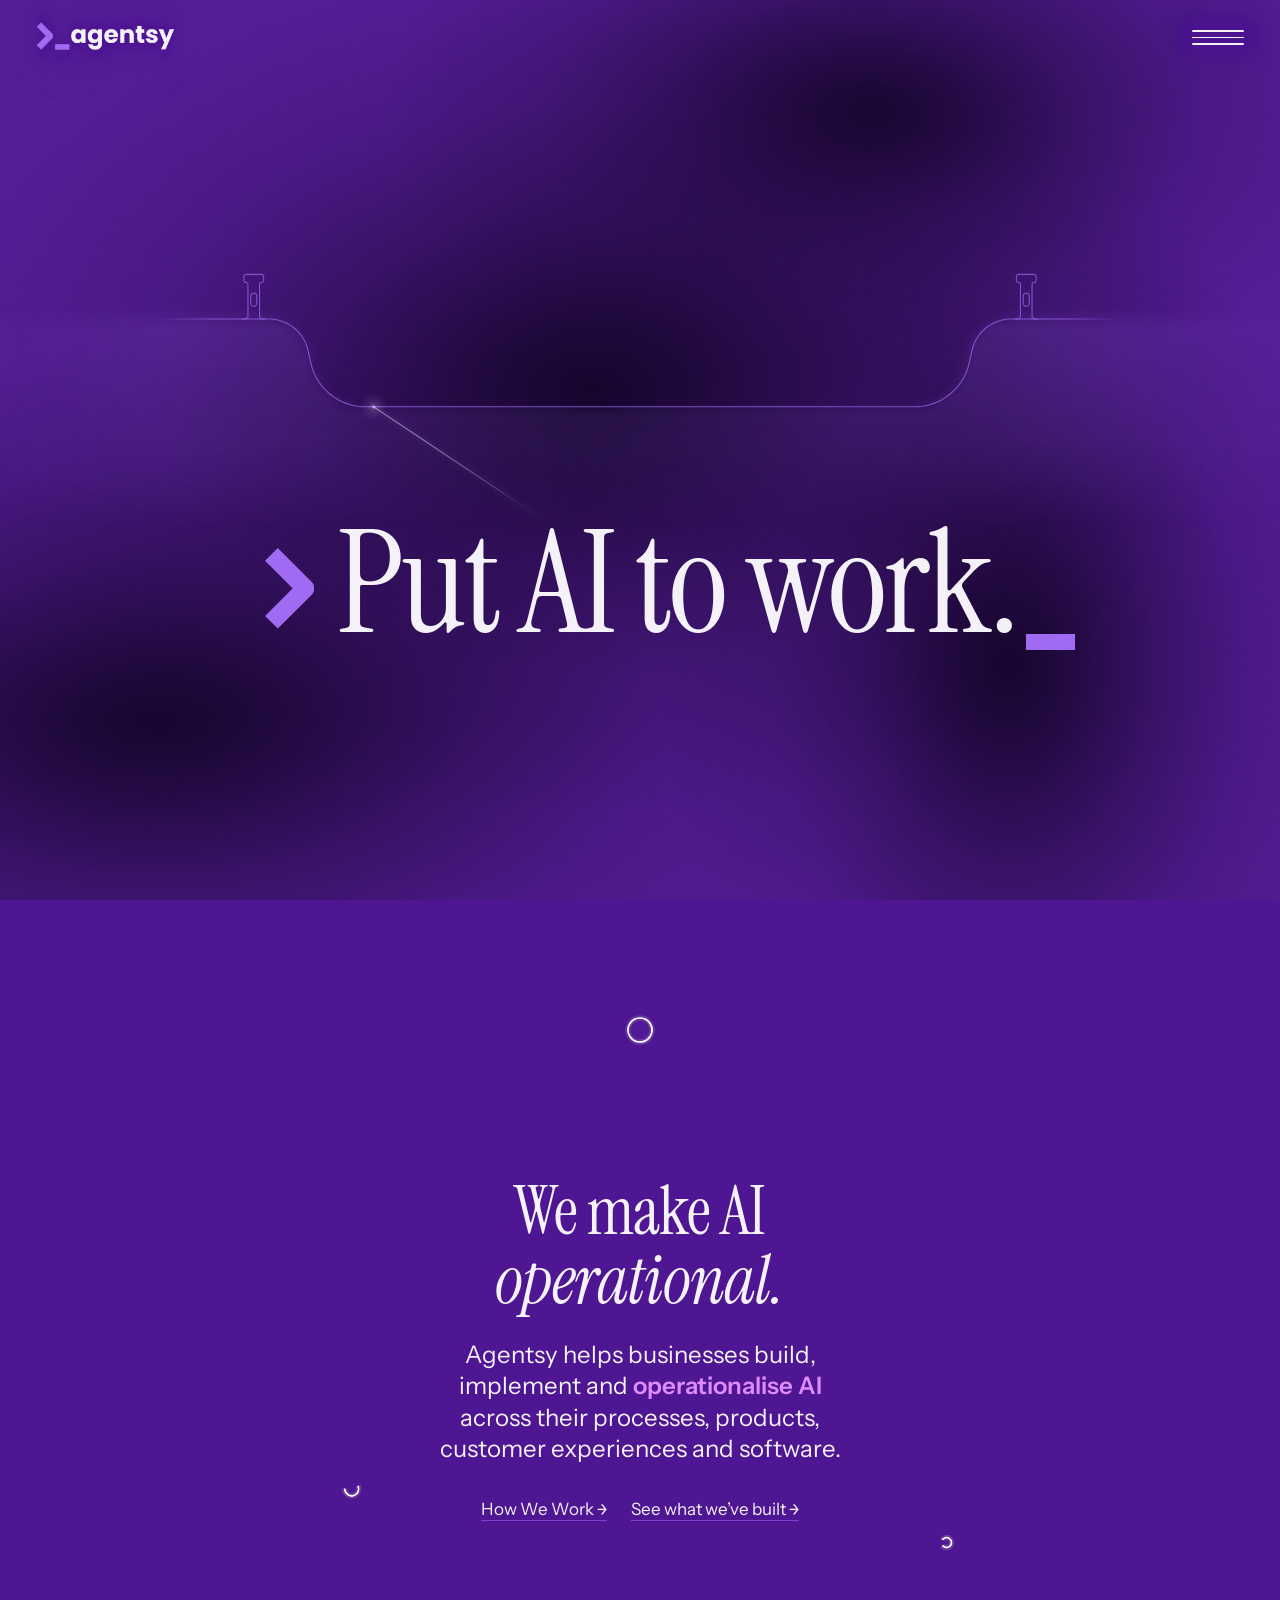
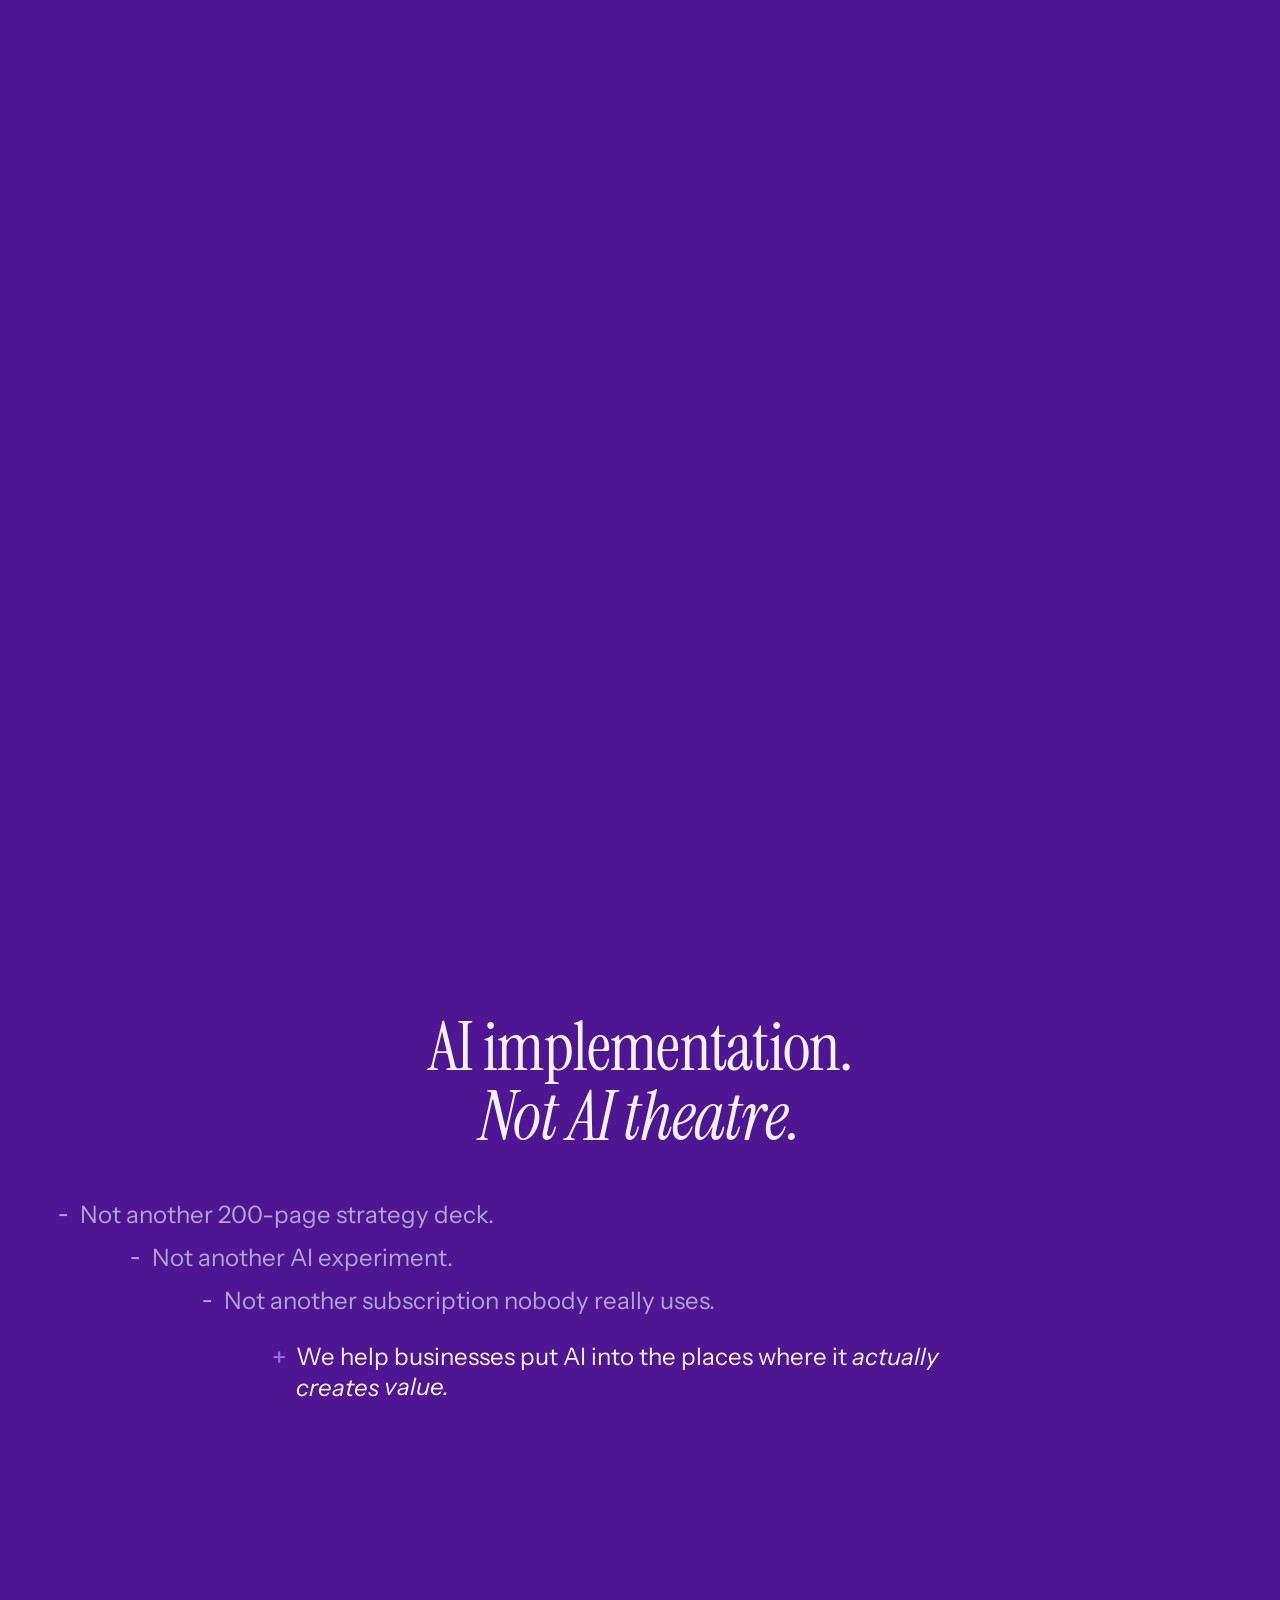
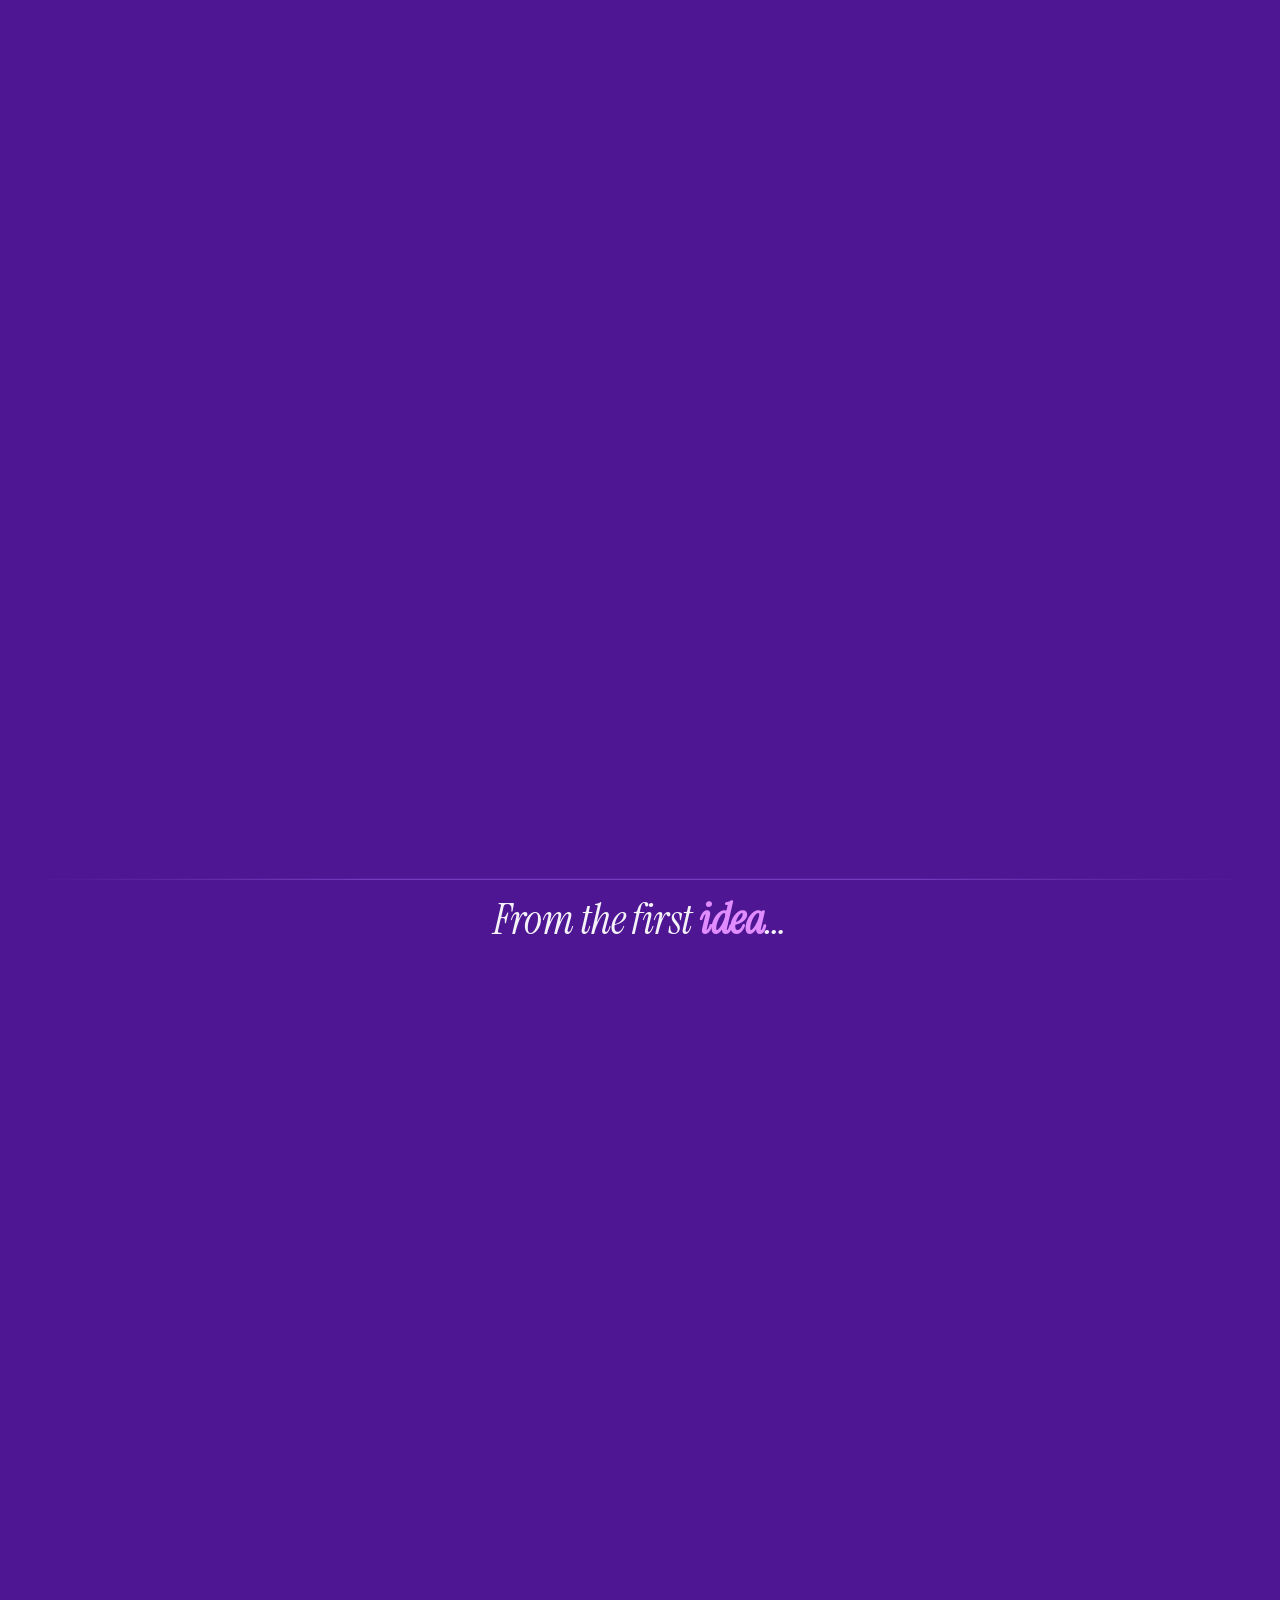
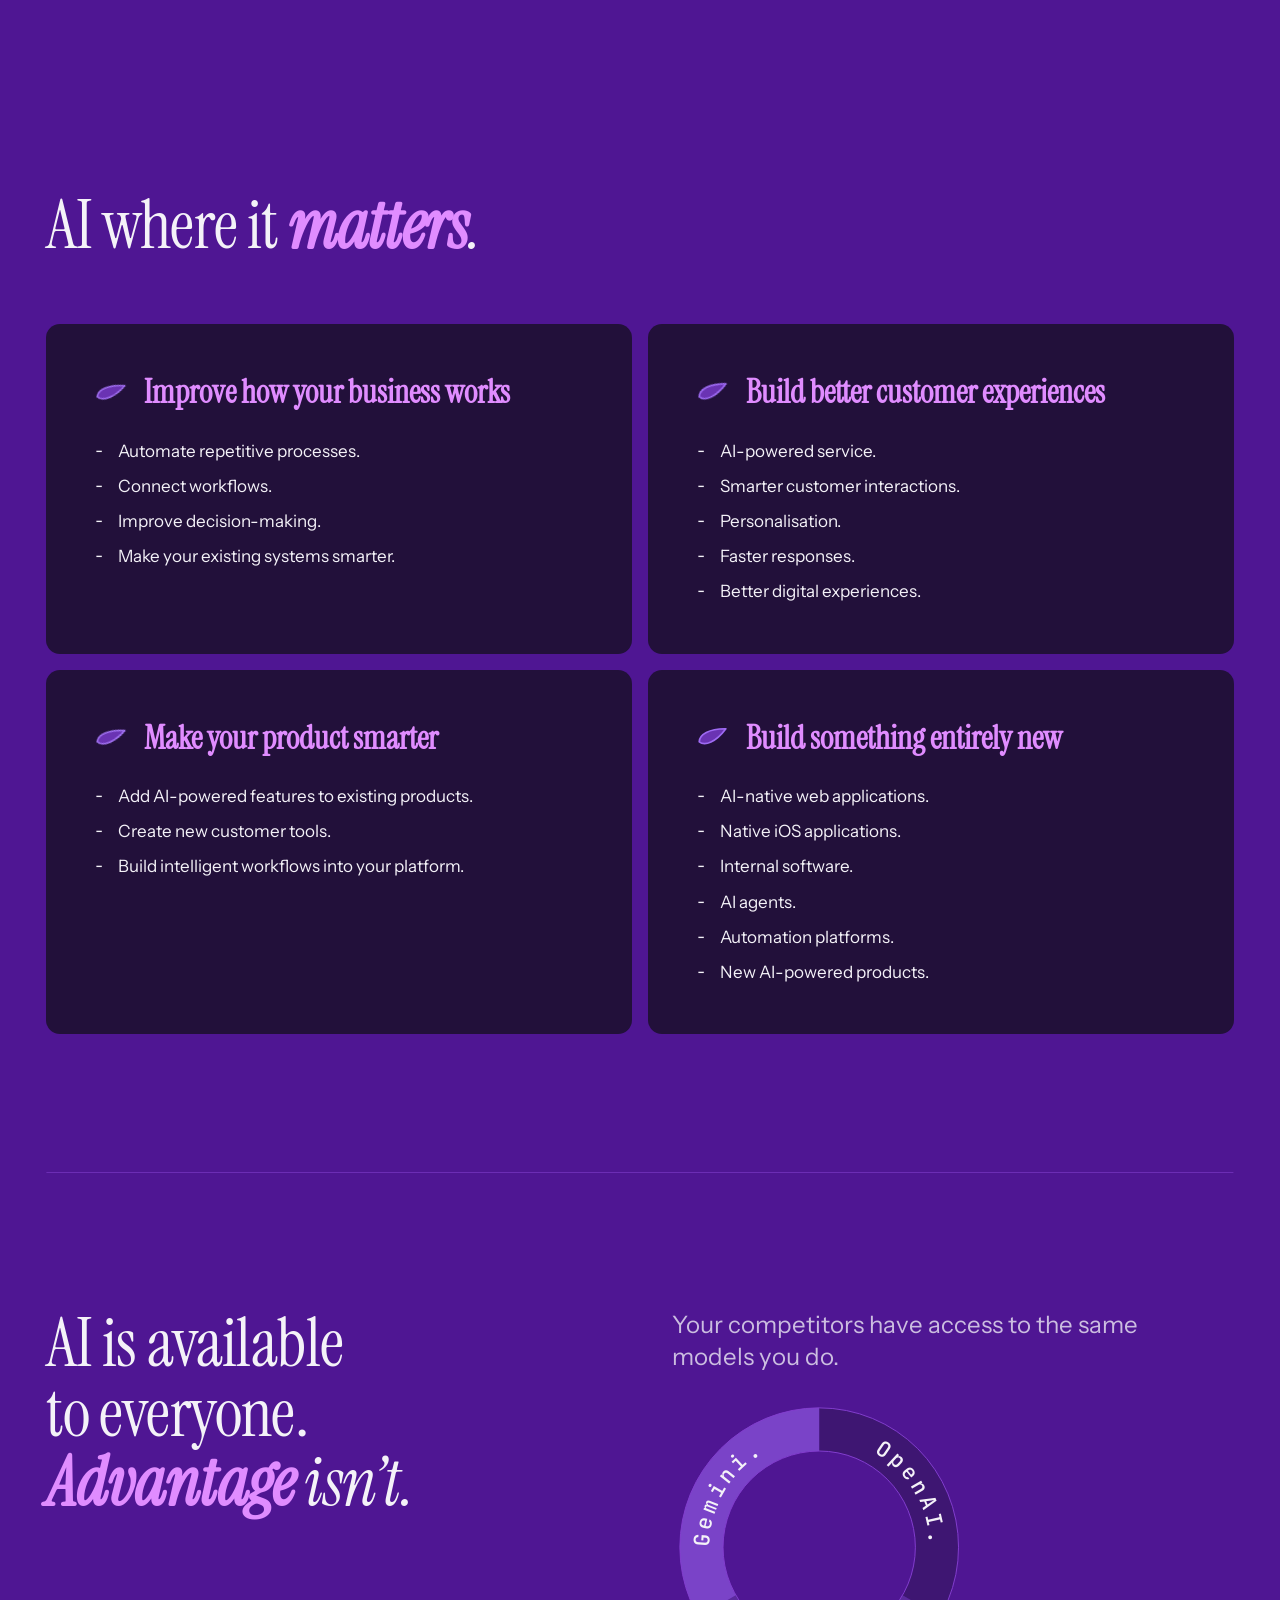
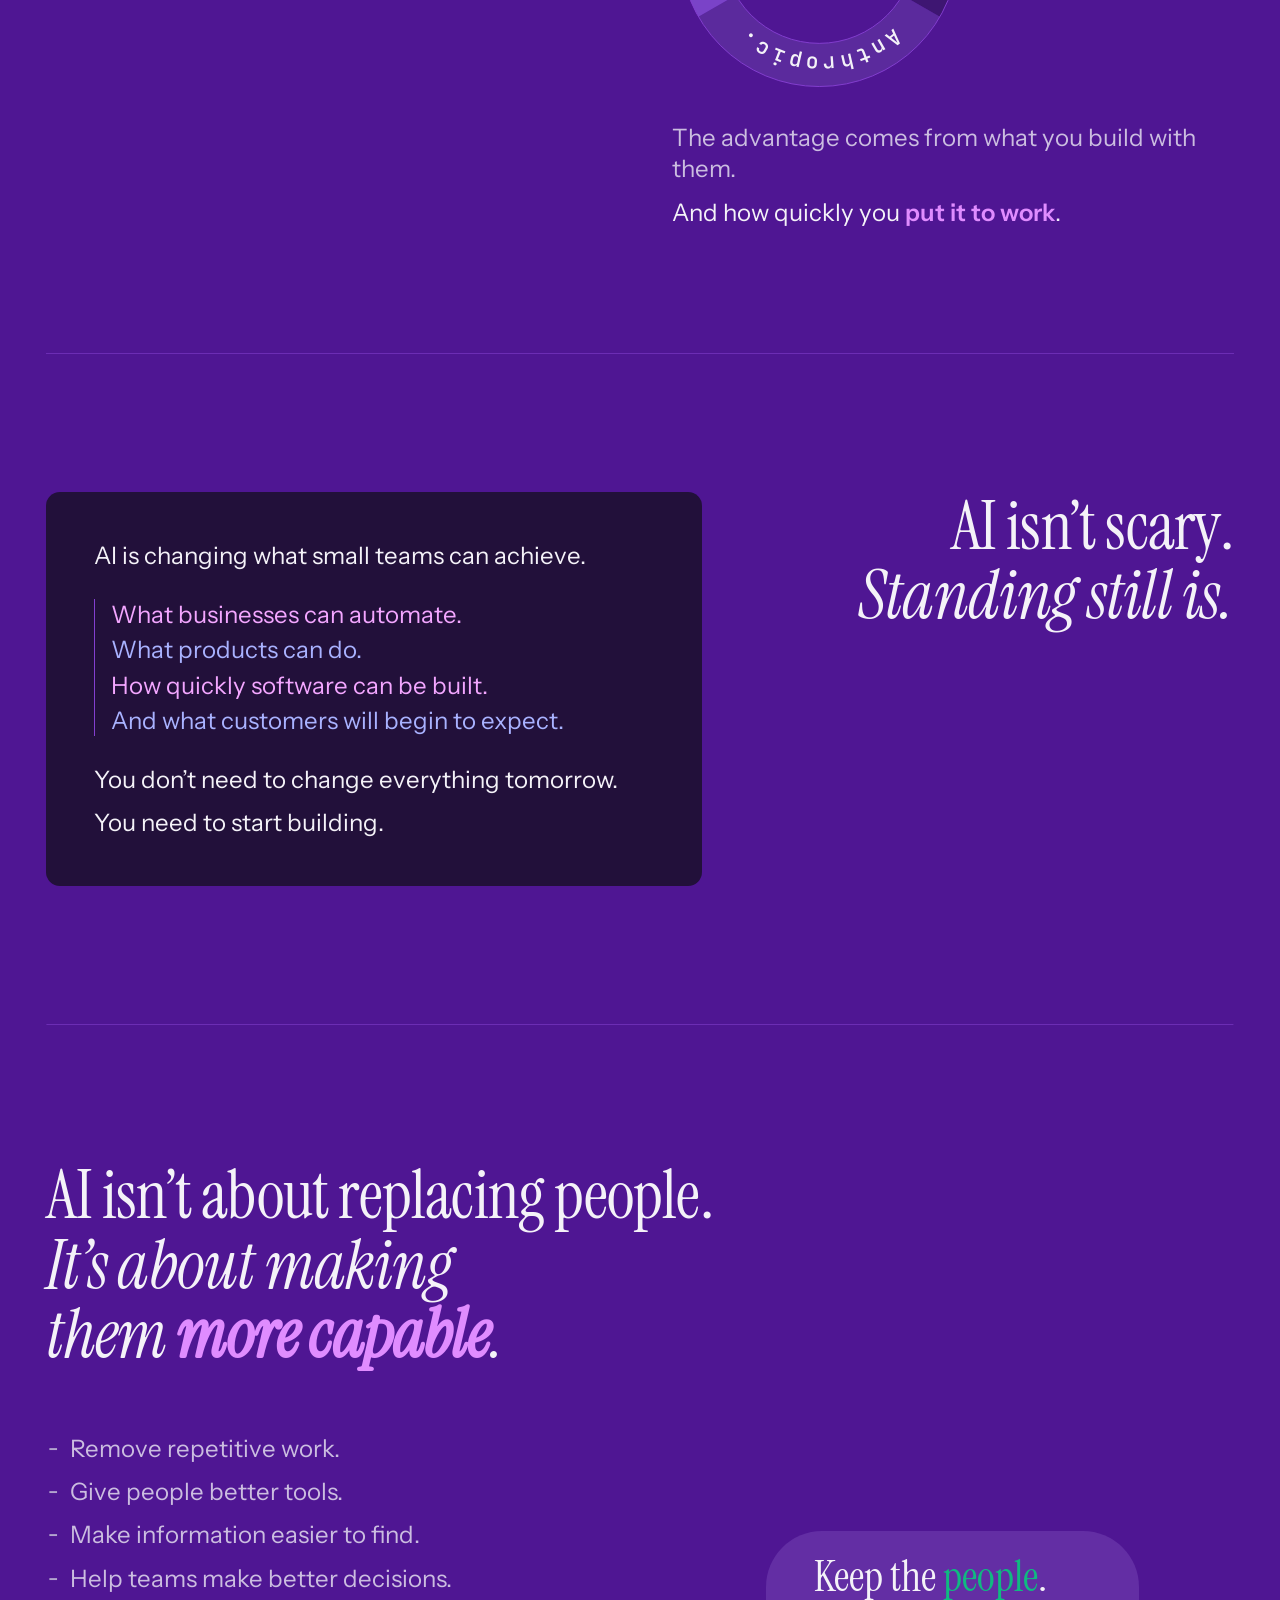
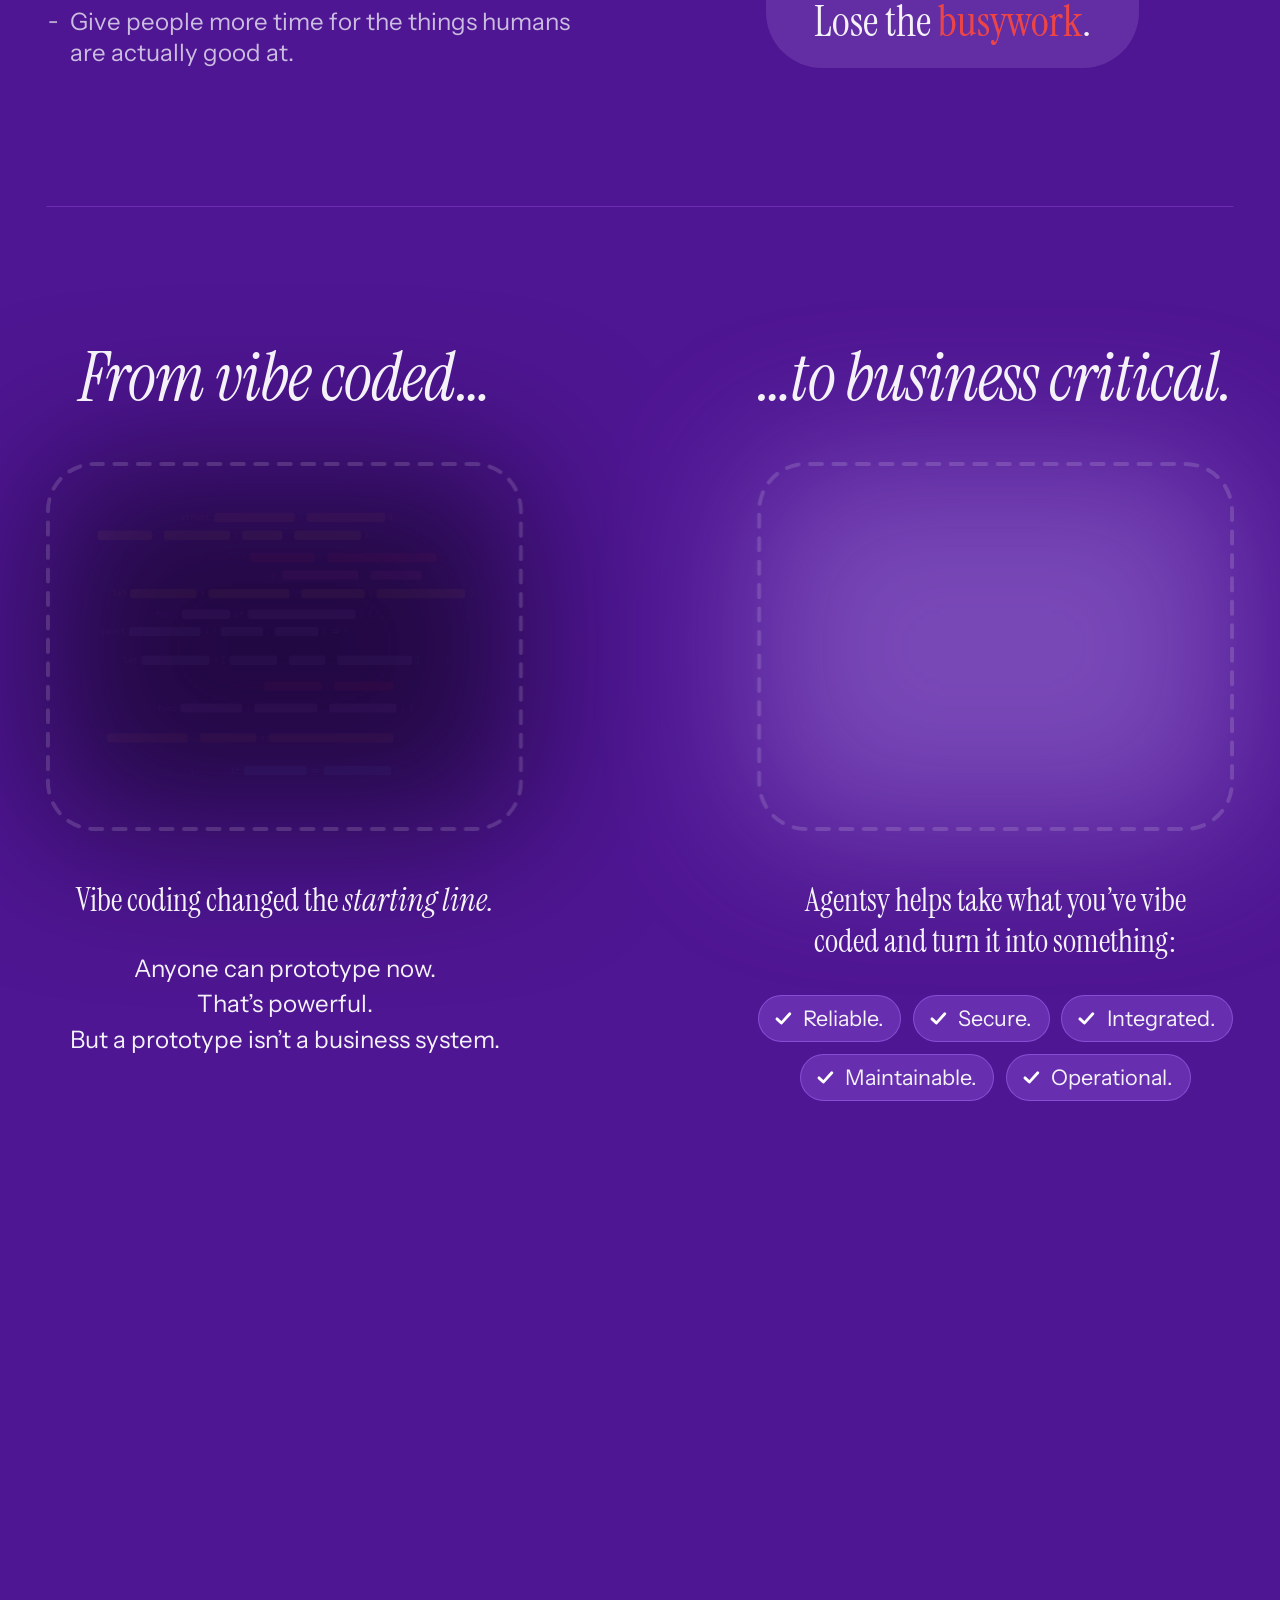
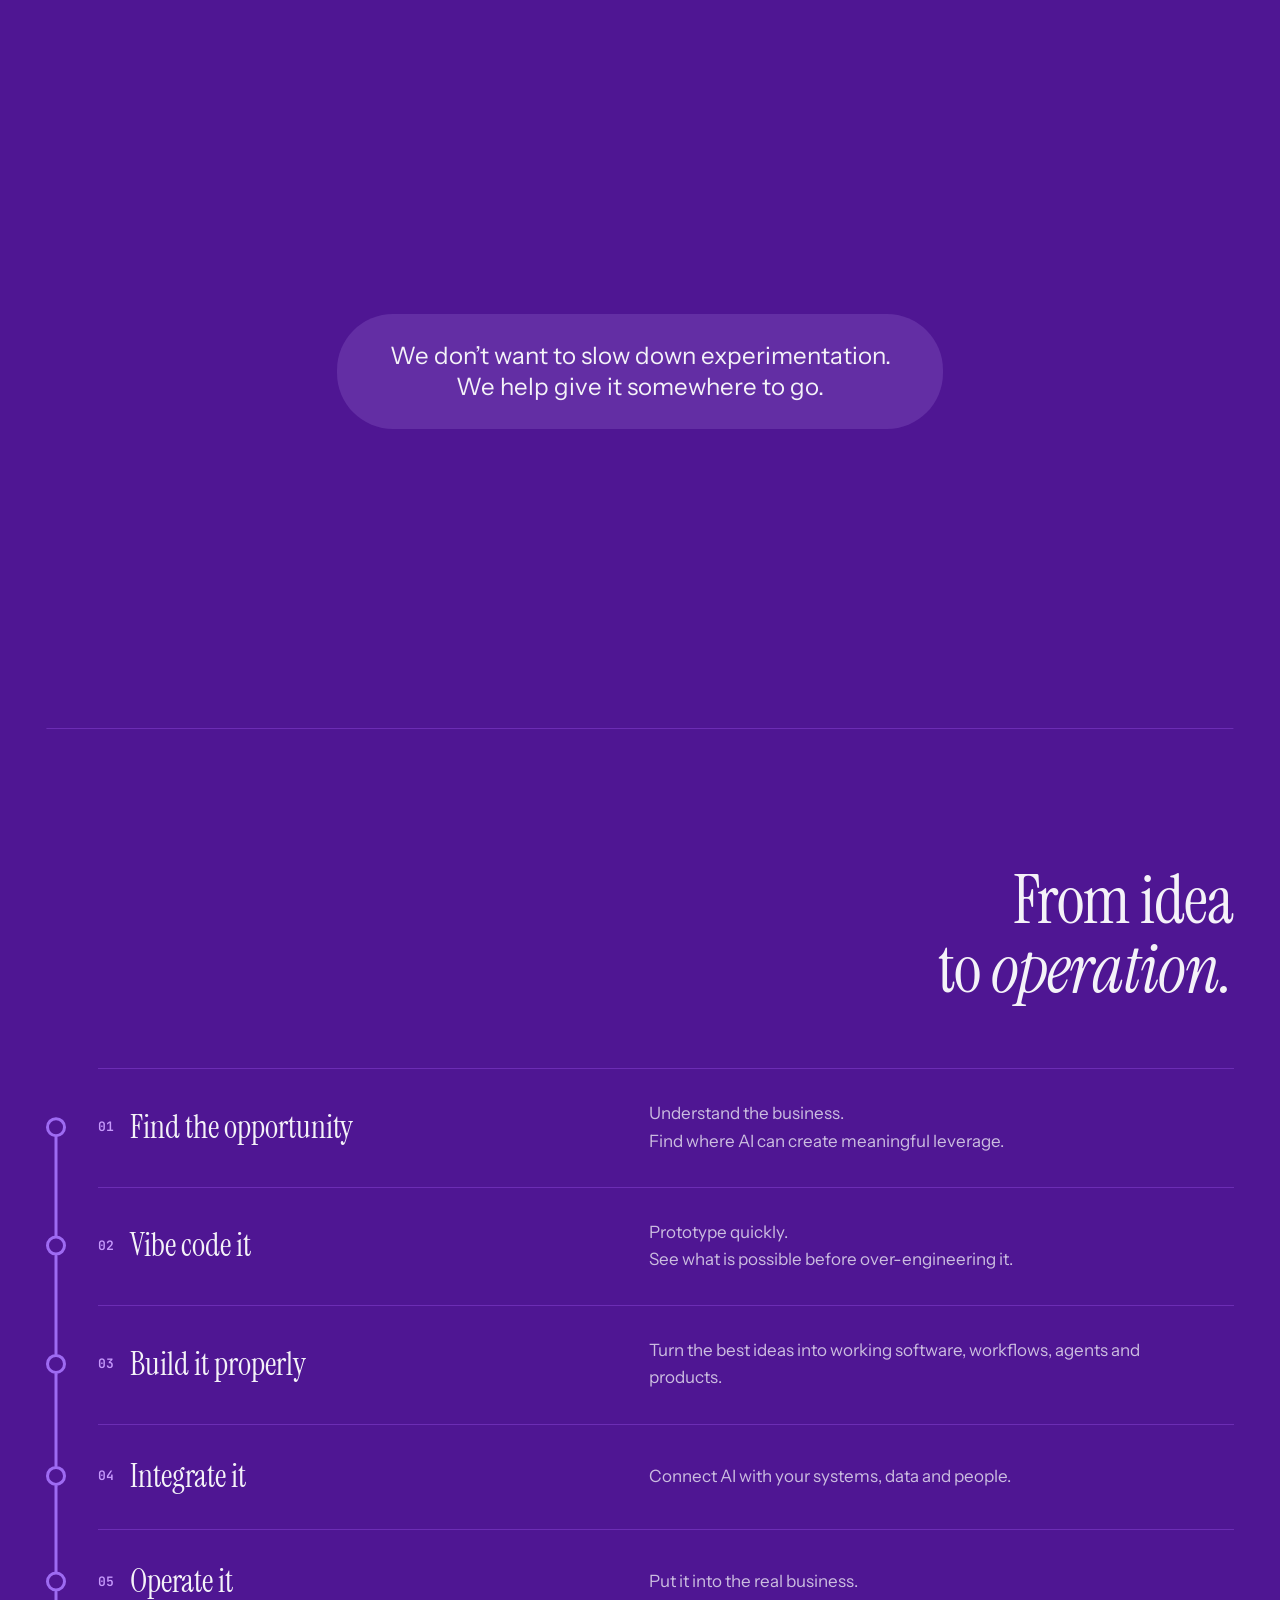
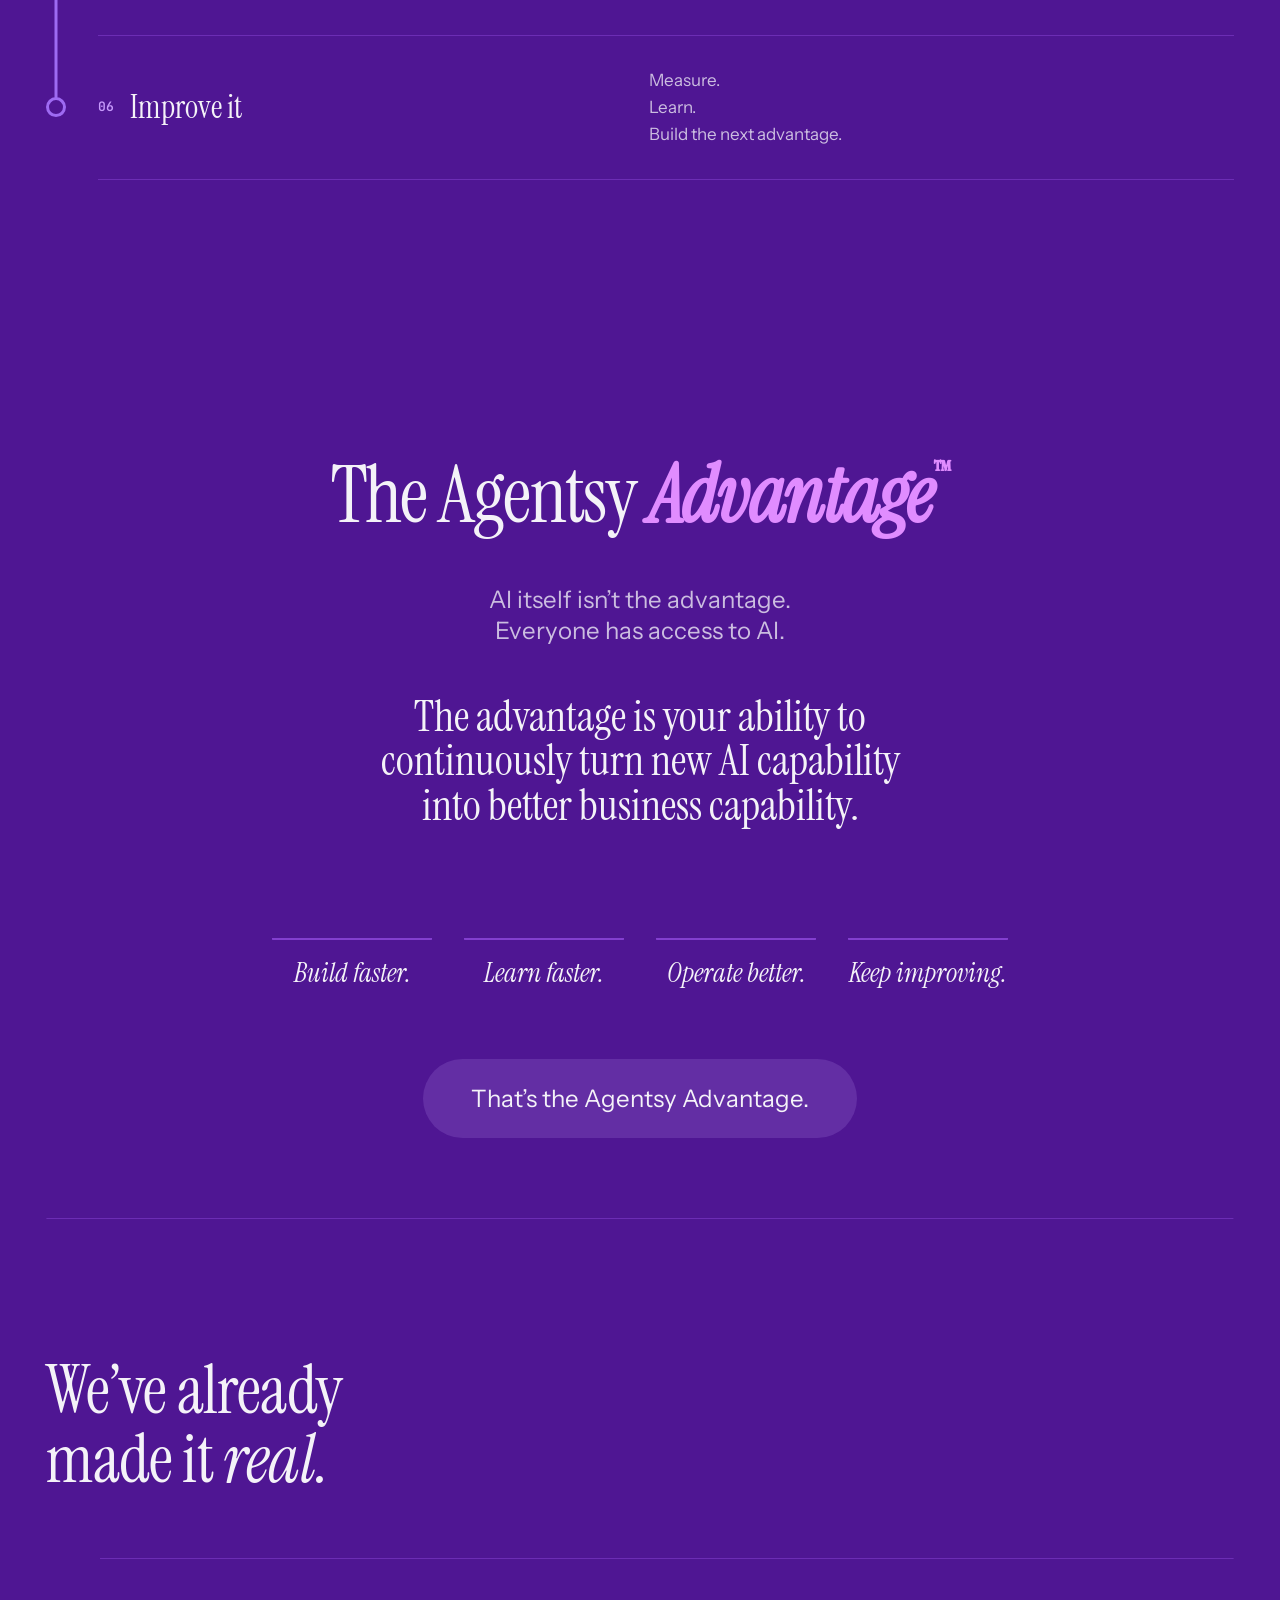
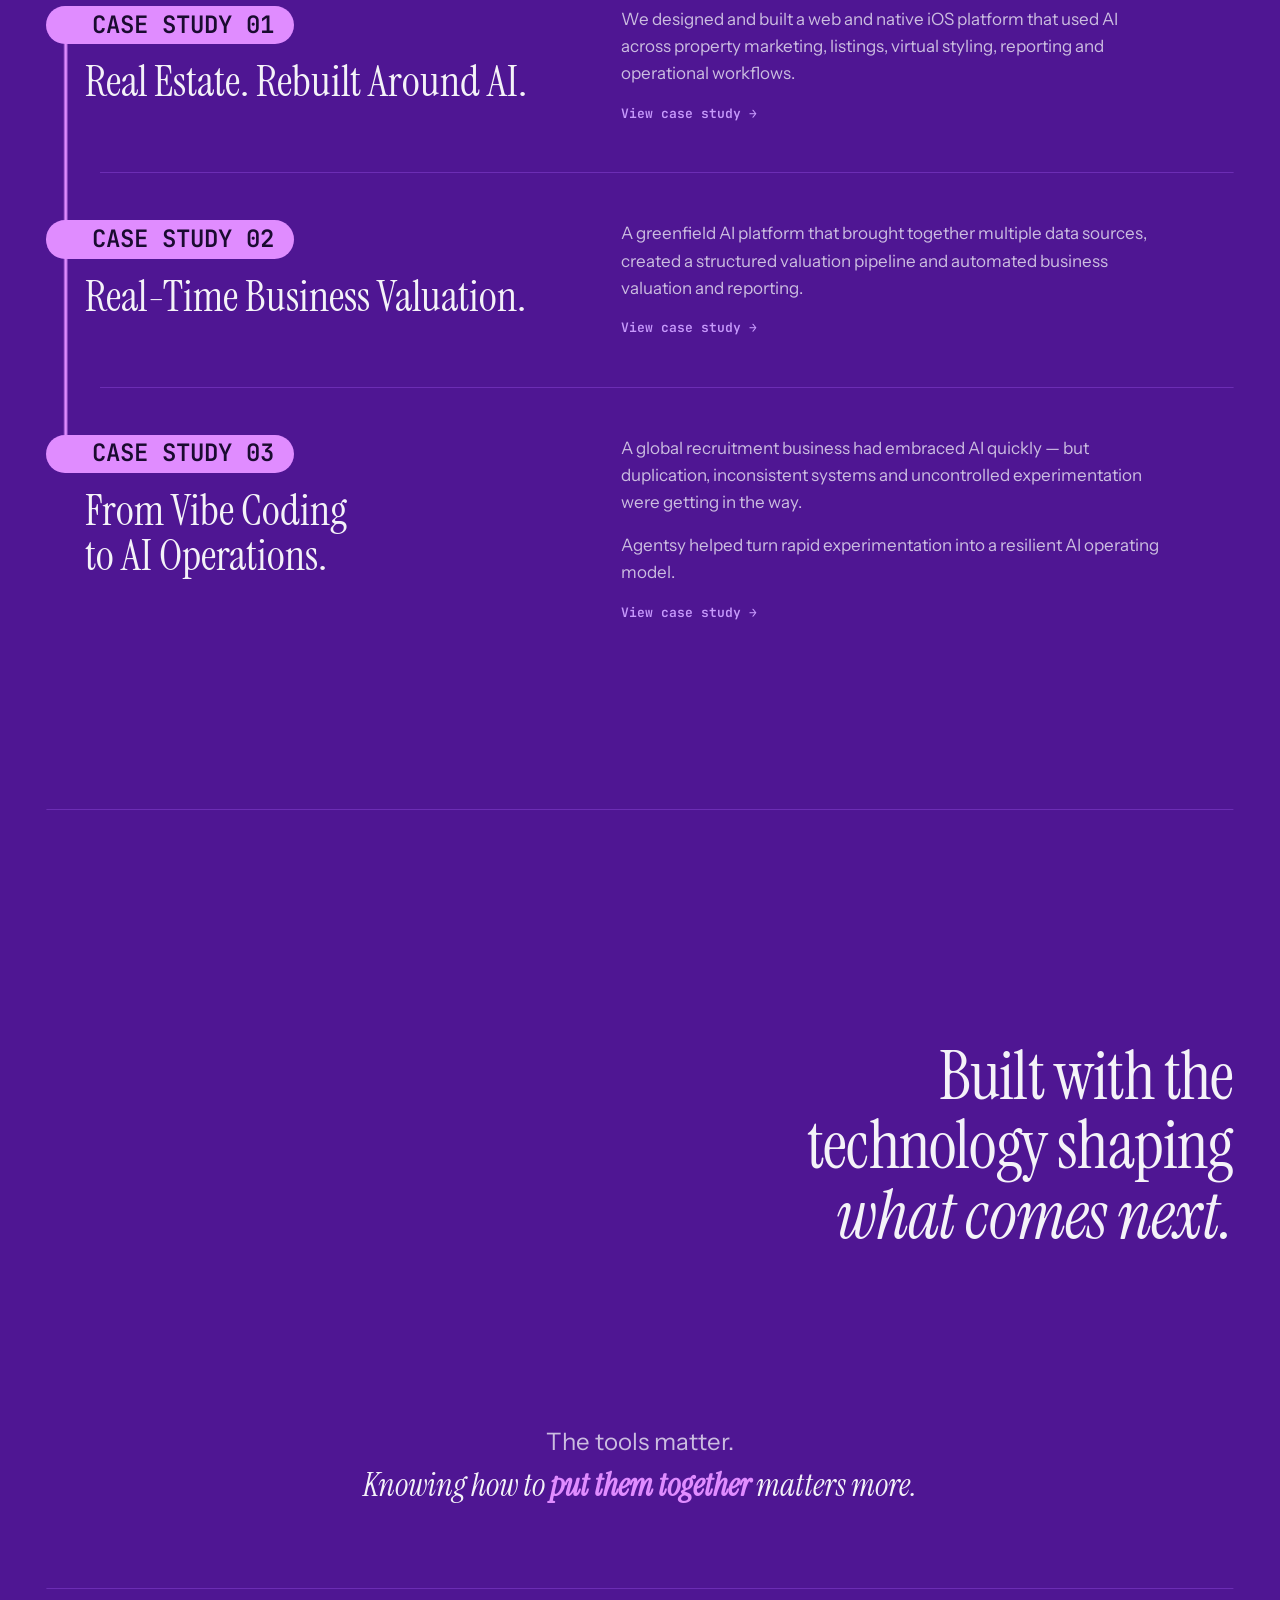
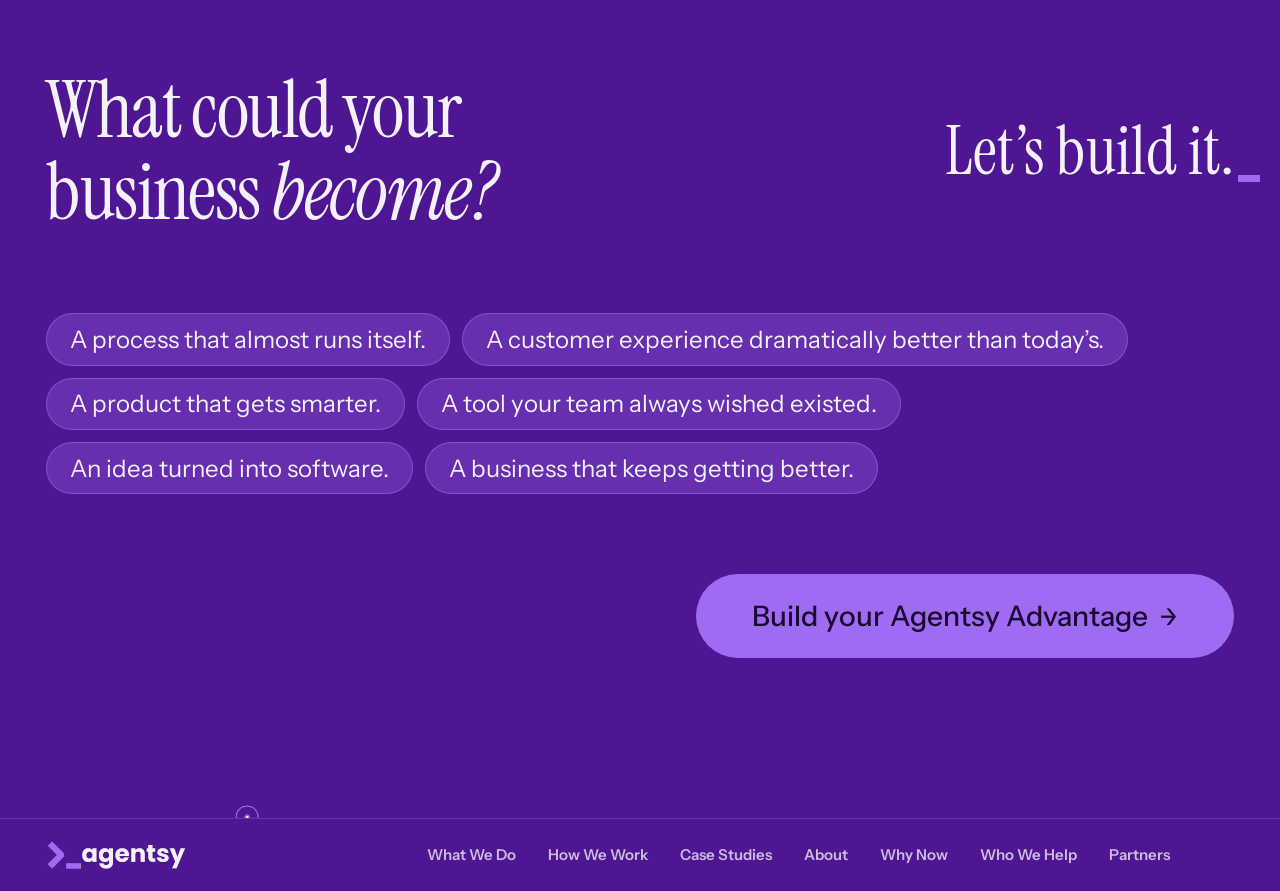
<file: index.html>
<!doctype html>
<html lang="en-AU">
<head>
  <meta charset="utf-8">
  <meta name="viewport" content="width=device-width, initial-scale=1, viewport-fit=cover">
  <title>Agentsy</title>
  <meta name="description" content="Turn AI ideas, experiments and vibe-coded prototypes into real operational capability.">
  <meta name="theme-color" content="#4f1693">
  <link rel="preconnect" href="https://fonts.googleapis.com">
  <link rel="preconnect" href="https://fonts.gstatic.com" crossorigin>
  <link rel="stylesheet" href="https://fonts.googleapis.com/css2?family=Instrument+Sans:wght@400;500;600&family=Instrument+Serif:ital@0;1&family=JetBrains+Mono:wght@400;500;800&display=swap">
  <link rel="stylesheet" href="styles.css?v=8c972897">
  <script>
    /* Motion gate. Only a browser that runs this and has motion allowed ever hides a word, and
       styles.css shows it again on a timer if script.js never arrives. */
    if (window.matchMedia("(prefers-reduced-motion: no-preference)").matches) {
      document.documentElement.classList.add("has-motion", "is-typing");
    }
    /* The page always opens at the top, where its story starts. The browser and the live-reload
       server both bring back the last scroll position on a reload; this turns both off. */
    if ("scrollRestoration" in history) history.scrollRestoration = "manual";
    window.name = "";
    if (!location.hash) window.scrollTo(0, 0);
  </script>
  <script src="script.js?v=8c972897" defer></script>
  <script type="module" src="hero-graphic.js?v=8c972897"></script>
  <script type="module" src="chunk-etching.js?v=8c972897"></script>
  <script type="module" src="busywork-dust.js?v=8c972897"></script>
  <script type="module" src="vibe-code.js?v=8c972897"></script>
  <script type="module" src="pipeline-rope.js?v=8c972897"></script>
  <script type="module" src="partner-cogs.js?v=8c972897"></script>
  <script type="module" src="area-leaves.js?v=8c972897"></script>
  <script type="module" src="footer-forest.js?v=8c972897"></script>
  <script type="module" src="pill-lights.js?v=8c972897"></script>
</head>
<body id="top">
  <a class="skip-link" href="#main">Skip to content</a>

  <header class="site-header">
    <div class="header-row">
      <a class="brand" href="#top">
        <span class="logo"><img src="brand/agentsy-logo-white.png" alt="Agentsy" width="1000" height="216"></span>
      </a>

      <details class="nav-menu">
        <summary class="menu-button"><span class="visually-hidden">Menu</span><span class="burger" aria-hidden="true"><span></span><span></span><span></span></span></summary>
        <div class="menu-dim" aria-hidden="true"></div>
        <nav class="menu-panel" aria-label="Main">
          <ul class="menu-links" role="list">
            <li style="--i: 0"><a href="ai-implementation.html">What We Do</a></li>
            <li style="--i: 1"><a href="how-we-work.html">How We Work</a></li>
            <li style="--i: 2"><a href="case-studies.html">Case Studies</a></li>
            <li style="--i: 3"><a href="about.html">About</a></li>
            <li style="--i: 4"><a class="menu-cta" href="contact.html">Talk to Agentsy &rarr;</a></li>
          </ul>
        </nav>
      </details>
    </div>
  </header>

  <main id="main">

    <section class="hero" aria-labelledby="hero-title">
      <div class="hero-stage">
        <div class="hero-text">
          <h1 class="hero-title" id="hero-title"><svg class="prompt-chevron" viewBox="0 10 125 196" aria-hidden="true" focusable="false"><polyline points="20.5,25.5 103,108 20.5,190.5" stroke-width="43.8"/></svg><span class="hero-words" data-type>Put AI to work.</span><span class="cursor" aria-hidden="true"></span></h1>
          <p class="hero-mission"><span class="hero-mission-text">Agentsy turns AI ideas into <span class="hero-mission-key">operational advantage</span>.</span><span class="hero-mission-heat" aria-hidden="true">Agentsy turns AI ideas into <span class="hero-mission-key">operational advantage</span>.</span></p>
          <a class="text-link hero-cta" href="contact.html">Talk to Agentsy <span class="button-arrow" aria-hidden="true">→</span></a>
        </div>
      </div>

    </section>

    <section class="chunk what-we-do" data-scene="ring" aria-labelledby="what-we-do-title">
      <div class="chunk-stage">
        <div class="container chunk-body">
          <h2 class="chunk-title" id="what-we-do-title">We make AI <span class="italic">operational.</span></h2>
          <p class="chunk-text">Agentsy helps businesses build, implement and <span class="chunk-key">operationalise AI</span> across their processes, products, customer experiences and software.</p>
          <div class="cta-row">
            <a class="text-link" href="how-we-work.html">How We Work <span class="button-arrow" aria-hidden="true">→</span></a>
            <a class="text-link" href="case-studies.html">See what we’ve built <span class="button-arrow" aria-hidden="true">→</span></a>
          </div>
        </div>
      </div>
    </section>

    <section class="section page flow" id="what-we-do" aria-labelledby="theatre-title">
      <div class="container flow-narrow">
        <h2 class="page-title" id="theatre-title">AI implementation. <span class="italic">Not AI theatre.</span></h2>
        <ul class="diff" role="list" data-strikes>
          <li class="diff-line is-removed" style="--step: 3"><span class="diff-mark" aria-hidden="true">−</span><span class="diff-text">Not another 200-page strategy deck.</span></li>
          <li class="diff-line is-removed" style="--step: 2"><span class="diff-mark" aria-hidden="true">−</span><span class="diff-text">Not another AI experiment.</span></li>
          <li class="diff-line is-removed" style="--step: 1"><span class="diff-mark" aria-hidden="true">−</span><span class="diff-text">Not another subscription nobody really uses.</span></li>
          <li class="diff-line is-added" data-push><span class="diff-mark" aria-hidden="true">+</span><span class="diff-text">We help businesses put AI into the places where it <span class="italic">actually <span class="value-push"><span class="creates-word">creates</span> <span class="value-word">value.</span></span></span></span></li>
        </ul>
        <p class="page-close light-pill" data-after-push>We don’t stop at a strategy deck. <span class="italic">We build it.</span></p>
      </div>
    </section>

    <section class="chunk idea-tree" data-scene="tree" data-place="below" data-origin="foot" aria-label="What we do">
      <div class="chunk-stage">
        <div class="chunk-foot"><p class="idea-line idea-from" data-origin-words>From the first <span class="idea-key">idea</span>…</p></div>
        <div class="container chunk-body">
          <p class="idea-line idea-to" data-crown-line>…to something people <span class="idea-key">actually use</span>.</p>
          <ul class="place-stack" role="list" data-stack>
            <li>Processes.</li>
            <li>Operations.</li>
            <li>Customer experiences.</li>
            <li>Products.</li>
            <li>Software.</li>
          </ul>
        </div>
      </div>
    </section>

    <section class="section flow" id="services" aria-labelledby="matters-title">
      <div class="container">
        <h2 class="h2" id="matters-title">AI where it <span class="italic"><span class="say-key">matters</span>.</span></h2>
        <div class="areas">
          <div class="area" id="area-business">
            <h3 class="h3"><span class="leaf-bullet" aria-hidden="true"><svg viewBox="0 0 26 13"><path d="M1.5 6.5 C4 1.4 13 0.6 24.5 6.5 C13 12.4 4 11.6 1.5 6.5 Z"/></svg></span>Improve how your business works</h3>
            <ul class="dash-list" role="list">
              <li>Automate repetitive processes.</li>
              <li>Connect workflows.</li>
              <li>Improve decision-making.</li>
              <li>Make your existing systems smarter.</li>
            </ul>
          </div>
          <div class="area" id="area-customers">
            <h3 class="h3"><span class="leaf-bullet" aria-hidden="true"><svg viewBox="0 0 26 13"><path d="M1.5 6.5 C4 1.4 13 0.6 24.5 6.5 C13 12.4 4 11.6 1.5 6.5 Z"/></svg></span>Build better customer experiences</h3>
            <ul class="dash-list" role="list">
              <li>AI-powered service.</li>
              <li>Smarter customer interactions.</li>
              <li>Personalisation.</li>
              <li>Faster responses.</li>
              <li>Better digital experiences.</li>
            </ul>
          </div>
          <div class="area" id="area-product">
            <h3 class="h3"><span class="leaf-bullet" aria-hidden="true"><svg viewBox="0 0 26 13"><path d="M1.5 6.5 C4 1.4 13 0.6 24.5 6.5 C13 12.4 4 11.6 1.5 6.5 Z"/></svg></span>Make your product smarter</h3>
            <ul class="dash-list" role="list">
              <li>Add AI-powered features to existing products.</li>
              <li>Create new customer tools.</li>
              <li>Build intelligent workflows into your platform.</li>
            </ul>
          </div>
          <div class="area" id="area-new">
            <h3 class="h3"><span class="leaf-bullet" aria-hidden="true"><svg viewBox="0 0 26 13"><path d="M1.5 6.5 C4 1.4 13 0.6 24.5 6.5 C13 12.4 4 11.6 1.5 6.5 Z"/></svg></span>Build something entirely new</h3>
            <ul class="dash-list" role="list">
              <li>AI-native web applications.</li>
              <li>Native iOS applications.</li>
              <li>Internal software.</li>
              <li>AI agents.</li>
              <li>Automation platforms.</li>
              <li>New AI-powered products.</li>
            </ul>
          </div>
        </div>
      </div>
    </section>

    <section class="section flow is-divided" id="why-now" aria-labelledby="why-title">
      <div class="container">
        <div class="statement">
          <h2 class="h2 statement-head" id="why-title"><span class="line">AI is available to everyone.</span> <span class="line italic"><span class="say-key">Advantage</span> isn’t.</span></h2>
          <div class="statement-body">
            <p>Your competitors have access to the same models you do.</p>
            <div class="model-ring">
              <ul class="visually-hidden" role="list"><li>OpenAI.</li><li>Anthropic.</li><li>Gemini.</li></ul>
              <svg viewBox="0 0 300 300" aria-hidden="true" focusable="false">
                <defs><path id="model-ring-path" d="M150,38 a112,112 0 1,1 0,224 a112,112 0 1,1 0,-224"/></defs>
                <g class="model-ring-turn">
                  <path class="model-ring-segment model-ring-segment-1" d="M150.00,8.00 A142,142 0 0 1 272.98,221.00 L234.87,199.00 A98,98 0 0 0 150.00,52.00 Z"/>
                  <path class="model-ring-segment model-ring-segment-2" d="M272.98,221.00 A142,142 0 0 1 27.02,221.00 L65.13,199.00 A98,98 0 0 0 234.87,199.00 Z"/>
                  <path class="model-ring-segment model-ring-segment-3" d="M27.02,221.00 A142,142 0 0 1 150.00,8.00 L150.00,52.00 A98,98 0 0 0 65.13,199.00 Z"/>
                  <circle class="model-ring-edge" cx="150" cy="150" r="142"/>
                  <circle class="model-ring-edge" cx="150" cy="150" r="98"/>
                  <text><textPath href="#model-ring-path" startOffset="16.667%" text-anchor="middle">OpenAI.</textPath></text>
                  <text><textPath href="#model-ring-path" startOffset="50%" text-anchor="middle">Anthropic.</textPath></text>
                  <text><textPath href="#model-ring-path" startOffset="83.333%" text-anchor="middle">Gemini.</textPath></text>
                </g>
              </svg>
            </div>
            <p>The advantage comes from what you build with them.</p>
            <p class="statement-end">And how quickly you <span class="say-key">put it to work</span>.</p>
          </div>
        </div>
        <div class="statement is-end">
          <h2 class="h2 statement-head"><span class="line">AI isn’t <span class="scary-word">scary</span>.</span> <span class="line italic">Standing still is.</span></h2>
          <div class="statement-body dark-box">
            <p>AI is changing what small teams can achieve.</p>
            <ul class="stacked" role="list">
              <li>What businesses can automate.</li>
              <li>What products can do.</li>
              <li>How quickly software can be built.</li>
              <li>And what customers will begin to expect.</li>
            </ul>
            <p>You don’t need to change everything tomorrow.</p>
            <p class="statement-end">You need to start building.</p>
          </div>
        </div>
      </div>
    </section>

    <section class="section flow is-divided" id="people" aria-labelledby="people-title">
      <div class="container">
        <h2 class="h2 h2-wide" id="people-title"><span class="line">AI isn’t about replacing people.</span> <span class="line italic">It’s about making them <span class="say-key">more capable</span>.</span></h2>
        <div class="people-grid">
          <ul class="dash-list people-list" role="list">
            <li>Remove repetitive work.</li>
            <li>Give people better tools.</li>
            <li>Make information easier to find.</li>
            <li>Help teams make better decisions.</li>
            <li>Give people more time for the things humans are actually good at.</li>
          </ul>
          <p class="punchline light-pill">Keep the <span class="keep-word">people</span>. <span class="line">Lose the <span class="dust-word" data-dust><span class="dust-ghost" aria-hidden="true">busywork</span><span class="dust-fill">busywork</span><span class="dust-layers" aria-hidden="true" hidden></span></span><span class="dust-stop">.</span></span></p>
        </div>
      </div>
    </section>

    <section class="section flow is-divided" id="vibe-coding" aria-labelledby="vibe-title">
      <div class="container">
        <div class="vibe-hold">
          <div class="vibe-stage">
            <h2 class="h2 vibe-stage-title italic" id="vibe-title"><span class="vibe-title-part">From vibe coded…</span> <span class="vibe-title-part">…to business critical.</span></h2>

            <div class="vibe-before">
              <h3 class="h3">Vibe coding changed the <span class="italic">starting line.</span></h3>
              <div class="build-before">
                <p>Anyone can prototype now.</p>
                <p>That’s powerful.</p>
                <p>But a prototype isn’t a business system.</p>
              </div>
            </div>

            <div class="build-after">
              <h3 class="h3">Agentsy helps take what you’ve vibe coded and turn it into something:</h3>
              <ol class="checks" role="list">
                <li class="check" style="--i: 0"><span class="check-box" aria-hidden="true"><svg viewBox="0 0 16 16" focusable="false"><path pathLength="1" d="M3.5 8.4 6.6 11.4 12.6 4.8"/></svg></span><span class="check-word">Reliable.</span></li>
                <li class="check" style="--i: 1"><span class="check-box" aria-hidden="true"><svg viewBox="0 0 16 16" focusable="false"><path pathLength="1" d="M3.5 8.4 6.6 11.4 12.6 4.8"/></svg></span><span class="check-word">Secure.</span></li>
                <li class="check" style="--i: 2"><span class="check-box" aria-hidden="true"><svg viewBox="0 0 16 16" focusable="false"><path pathLength="1" d="M3.5 8.4 6.6 11.4 12.6 4.8"/></svg></span><span class="check-word">Integrated.</span></li>
                <li class="check" style="--i: 3"><span class="check-box" aria-hidden="true"><svg viewBox="0 0 16 16" focusable="false"><path pathLength="1" d="M3.5 8.4 6.6 11.4 12.6 4.8"/></svg></span><span class="check-word">Maintainable.</span></li>
                <li class="check" style="--i: 4"><span class="check-box" aria-hidden="true"><svg viewBox="0 0 16 16" focusable="false"><path pathLength="1" d="M3.5 8.4 6.6 11.4 12.6 4.8"/></svg></span><span class="check-word">Operational.</span></li>
              </ol>
            </div>

            <div class="vibe-art" data-vibe-code aria-hidden="true"><canvas></canvas></div>
          </div>
        </div>

        <div class="vibe-close-hold">
          <div class="vibe-close-body light-pill">
            <p>We don’t want to slow down experimentation.</p>
            <p>We help give it somewhere to go.</p>
          </div>
        </div>
      </div>
    </section>

    <section class="section flow is-end is-divided" id="how-we-work" aria-labelledby="process-title">
      <div class="container">
        <h2 class="h2" id="process-title">From idea to <span class="italic">operation.</span></h2>
        <ol class="pipeline" role="list">
          <li class="step">
            <h3 class="step-head"><span class="step-num">01</span> <span class="step-name">Find the opportunity</span></h3>
            <div class="step-text">
              <p>Understand the business.</p>
              <p>Find where AI can create meaningful leverage.</p>
            </div>
          </li>
          <li class="step">
            <h3 class="step-head"><span class="step-num">02</span> <span class="step-name">Vibe code it</span></h3>
            <div class="step-text">
              <p>Prototype quickly.</p>
              <p>See what is possible before over-engineering it.</p>
            </div>
          </li>
          <li class="step">
            <h3 class="step-head"><span class="step-num">03</span> <span class="step-name">Build it properly</span></h3>
            <div class="step-text">
              <p>Turn the best ideas into working software, workflows, agents and products.</p>
            </div>
          </li>
          <li class="step">
            <h3 class="step-head"><span class="step-num">04</span> <span class="step-name">Integrate it</span></h3>
            <div class="step-text">
              <p>Connect AI with your systems, data and people.</p>
            </div>
          </li>
          <li class="step">
            <h3 class="step-head"><span class="step-num">05</span> <span class="step-name">Operate it</span></h3>
            <div class="step-text">
              <p>Put it into the real business.</p>
            </div>
          </li>
          <li class="step">
            <h3 class="step-head"><span class="step-num">06</span> <span class="step-name">Improve it</span></h3>
            <div class="step-text">
              <p>Measure.</p>
              <p>Learn.</p>
              <p>Build the next advantage.</p>
            </div>
          </li>
        </ol>
      </div>
    </section>

    <section class="section advantage full-screen" id="advantage" aria-labelledby="advantage-title">
      <div class="container advantage-inner">
        <h2 class="advantage-title" id="advantage-title">The Agentsy <span class="italic say-key">Advantage<span class="tm">™</span></span></h2>
        <div class="advantage-premise">
          <p>AI itself isn’t the advantage.</p>
          <p>Everyone has access to AI.</p>
        </div>
        <p class="advantage-thesis">The advantage is your ability to continuously turn new AI capability into better business capability.</p>
        <ul class="advantage-loop" role="list">
          <li style="--n: 0"><span class="loop-word">Build faster.</span><span class="loop-word loop-lit" aria-hidden="true">Build faster.</span></li>
          <li style="--n: 1"><span class="loop-word">Learn faster.</span><span class="loop-word loop-lit" aria-hidden="true">Learn faster.</span></li>
          <li style="--n: 2"><span class="loop-word">Operate better.</span><span class="loop-word loop-lit" aria-hidden="true">Operate better.</span></li>
          <li style="--n: 3"><span class="loop-word">Keep improving.</span><span class="loop-word loop-lit" aria-hidden="true">Keep improving.</span></li>
        </ul>
        <p class="advantage-sign light-pill">That’s the Agentsy Advantage.</p>
      </div>
    </section>

    <section class="section flow is-divided" id="work" aria-labelledby="work-title">
      <div class="container">
        <h2 class="h2" id="work-title">We’ve already made it <span class="italic">real.</span></h2>
        <ol class="case-rope" role="list" data-rope data-rope-carry=".case-tag">
          <li class="case-row">
            <div class="case-head">
              <p class="case-tag case-tag-ball"><span class="case-ball" data-rope-ball aria-hidden="true"></span><span class="case-tag-text">CASE STUDY 01</span></p>
              <h3 class="case-title" id="case-real-estate">Real Estate. Rebuilt Around AI.</h3>
            </div>
            <div class="case-text">
              <p>We designed and built a web and native iOS platform that used AI across property marketing, listings, virtual styling, reporting and operational workflows.</p>
              <a class="case-link" href="case-real-estate-ai-platform.html" aria-describedby="case-real-estate">View case study <span aria-hidden="true">→</span></a>
            </div>
          </li>
          <li class="case-row">
            <div class="case-head">
              <p class="case-tag case-tag-ball"><span class="case-ball" data-rope-ball aria-hidden="true"></span><span class="case-tag-text">CASE STUDY 02</span></p>
              <h3 class="case-title" id="case-valuation">Real-Time Business Valuation.</h3>
            </div>
            <div class="case-text">
              <p>A greenfield AI platform that brought together multiple data sources, created a structured valuation pipeline and automated business valuation and reporting.</p>
              <a class="case-link" href="case-ai-business-valuations.html" aria-describedby="case-valuation">View case study <span aria-hidden="true">→</span></a>
            </div>
          </li>
          <li class="case-row">
            <div class="case-head">
              <p class="case-tag case-tag-ball"><span class="case-ball" data-rope-ball aria-hidden="true"></span><span class="case-tag-text">CASE STUDY 03</span></p>
              <h3 class="case-title" id="case-recruitment">From Vibe Coding to AI Operations.</h3>
            </div>
            <div class="case-text">
              <p>A global recruitment business had embraced AI quickly — but duplication, inconsistent systems and uncontrolled experimentation were getting in the way.</p>
              <p>Agentsy helped turn rapid experimentation into a resilient AI operating model.</p>
              <a class="case-link" href="case-enterprise-vibe-coding-operationalisation.html" aria-describedby="case-recruitment">View case study <span aria-hidden="true">→</span></a>
            </div>
          </li>
        </ol>
      </div>
    </section>

    <section class="section flow is-end is-divided" id="partners" aria-labelledby="partners-title">
      <div class="container">
        <div class="partners-split">
        <h2 class="h2" id="partners-title">Built with the technology shaping <span class="italic">what comes next.</span></h2>
        <div class="partner-cogs" data-cogs data-cogs-from="left top">
          <ul class="visually-hidden" role="list">
            <li>Anthropic</li>
            <li>OpenAI</li>
            <li>Google Gemini</li>
            <li>Relume AI</li>
            <li>Metabase</li>
            <li>Vercel</li>
            <li>Render</li>
            <li>Cloudflare</li>
          </ul>
        </div>
        </div>
        <div class="partners-close">
          <p>The tools matter.</p>
          <p class="partners-close-end">Knowing how to <span class="say-key">put them together</span> matters more.</p>
        </div>
      </div>
    </section>

    <section class="section final full-screen is-divided" id="contact" aria-labelledby="final-title">
      <div class="container">
        <div class="final-head">
          <h2 class="final-title" id="final-title">What could your business <span class="italic">become?</span></h2>
          <p class="build-it">Let’s build it.<span class="cursor" aria-hidden="true"></span></p>
        </div>
        <ul class="prompts" role="list">
          <li><span>A process that almost runs itself.</span></li>
          <li><span>A customer experience dramatically better than today’s.</span></li>
          <li><span>A product that gets smarter.</span></li>
          <li><span>A tool your team always wished existed.</span></li>
          <li><span>An idea turned into software.</span></li>
          <li><span>A business that keeps getting better.</span></li>
        </ul>
        <div class="final-action">
          <a class="button final-pill" href="contact.html">Build your Agentsy Advantage <span class="button-arrow" aria-hidden="true">→</span></a>
        </div>
      </div>
      <canvas class="forest-art" aria-hidden="true" data-forest></canvas>
    </section>

  </main>

  <footer class="site-footer">
    <div class="container footer-grid">
      <a class="brand" href="#top">
        <span class="logo"><img src="brand/agentsy-logo-white.png" alt="Agentsy" width="1000" height="216"></span>
      </a>
      <nav aria-label="Footer">
        <ul class="footer-links" role="list">
          <li><a href="ai-implementation.html">What We Do</a></li>
          <li><a href="how-we-work.html">How We Work</a></li>
          <li><a href="case-studies.html">Case Studies</a></li>
          <li><a href="about.html">About</a></li>
          <li><a href="why-ai-now.html">Why Now</a></li>
          <li><a href="who-we-help.html">Who We Help</a></li>
          <li><a href="partners.html">Partners</a></li>
        </ul>
      </nav>
    </div>
  </footer>
</body>
</html>
</file>
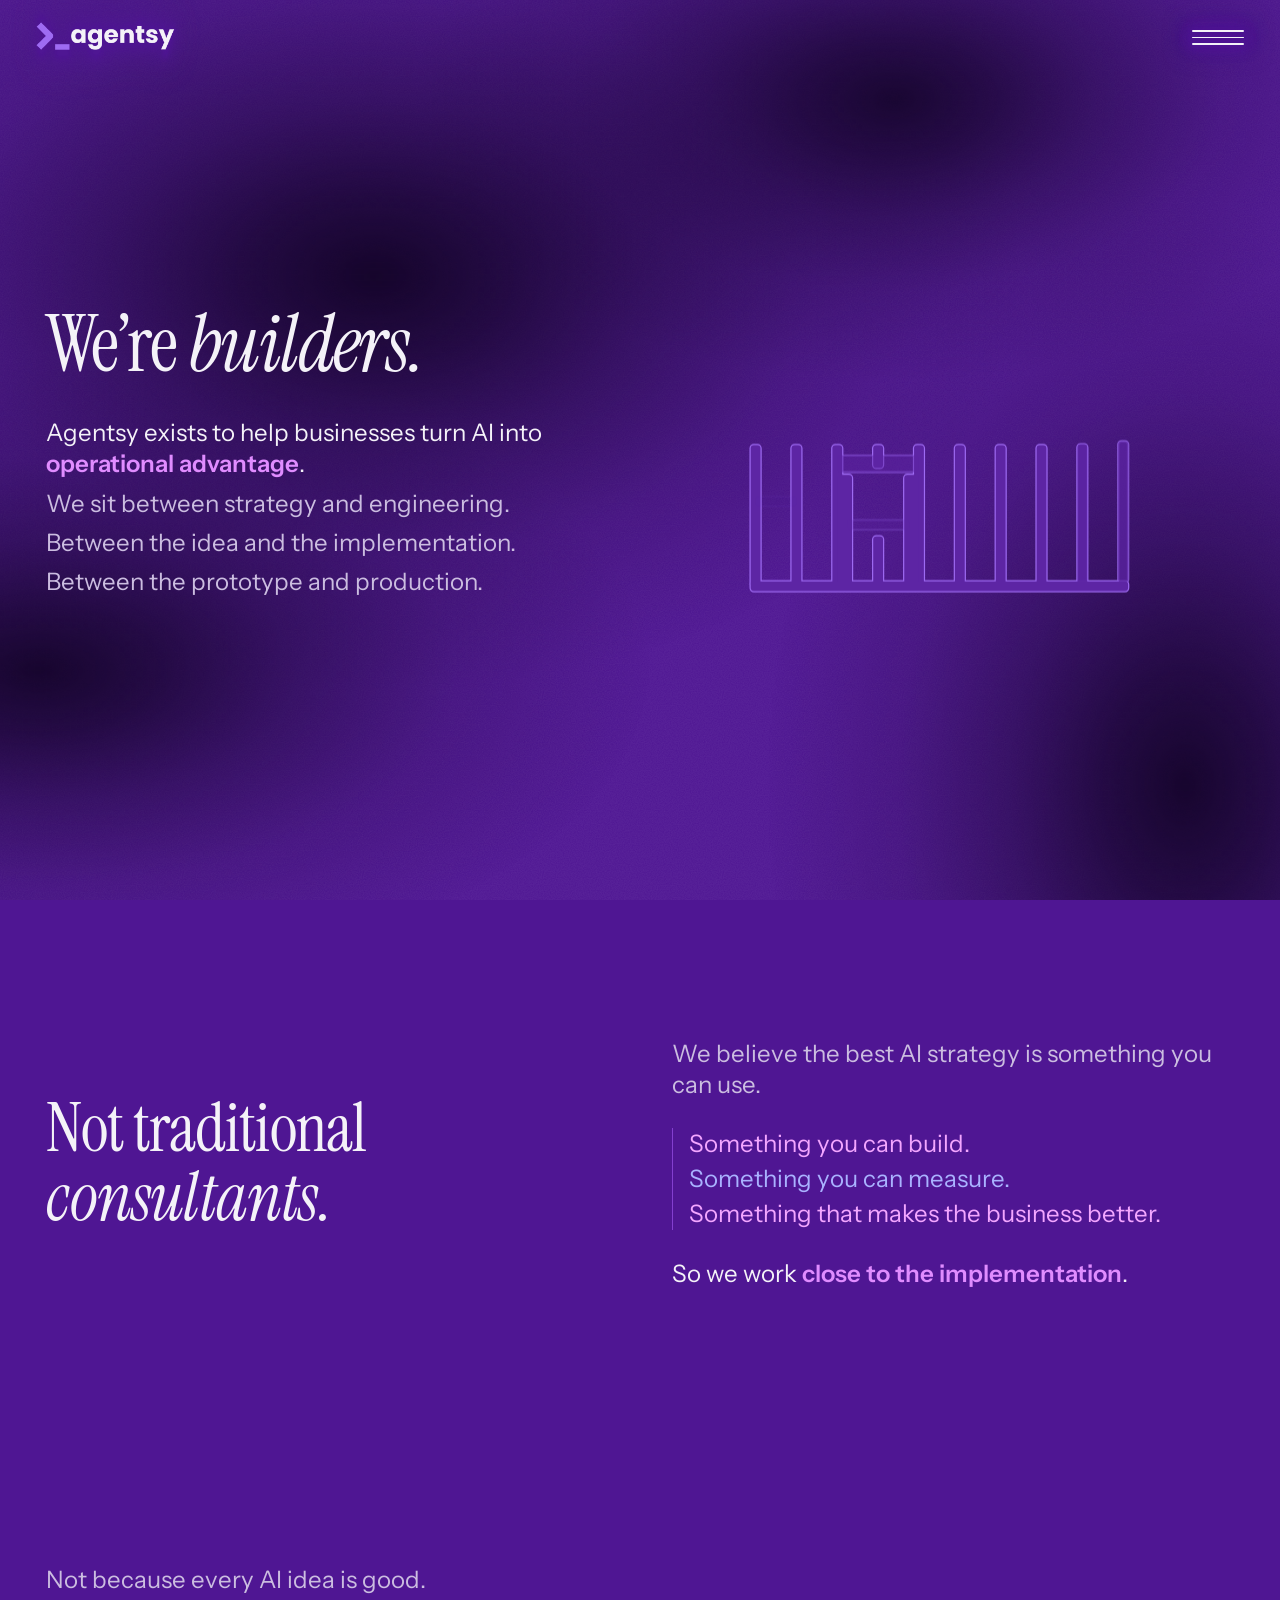
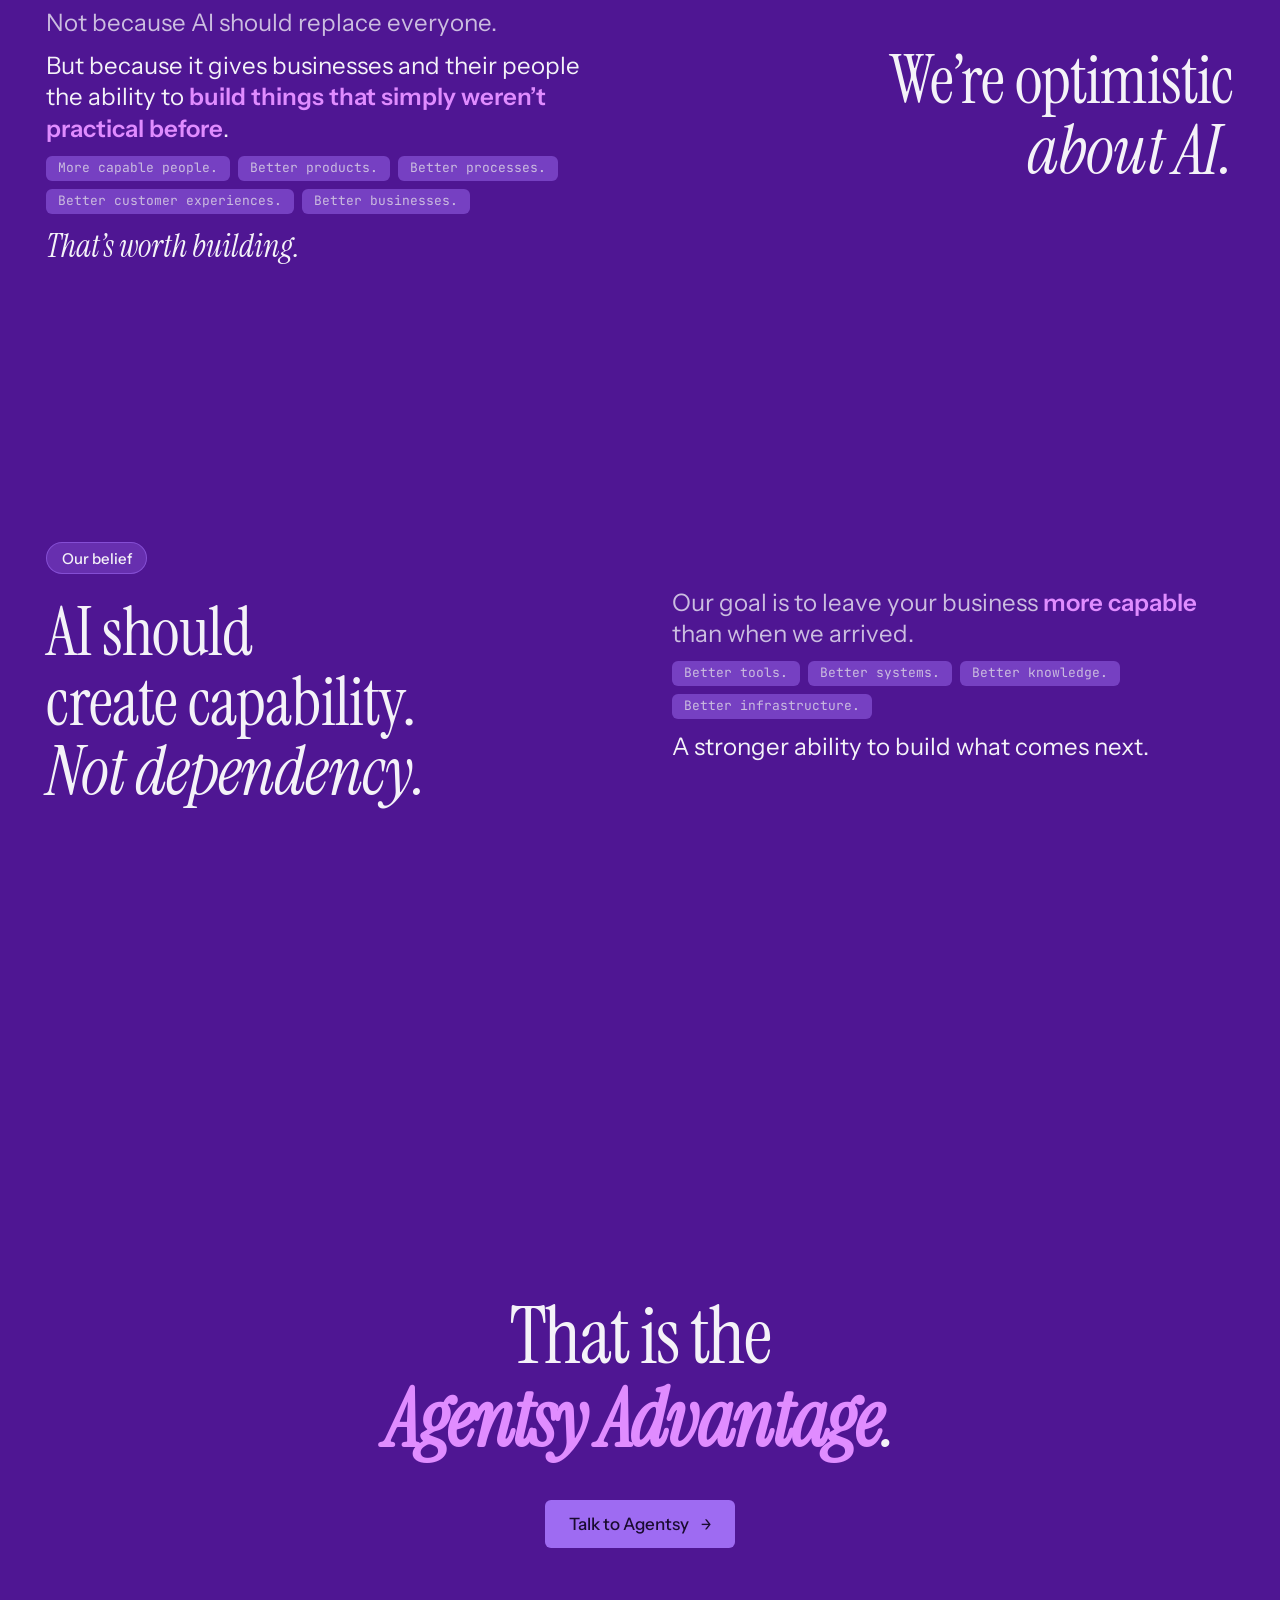
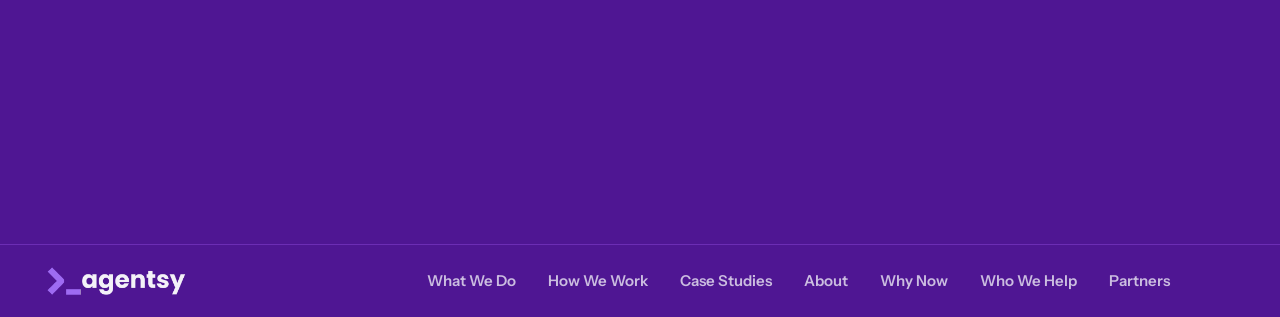
<file: about.html>
<!doctype html>
<html lang="en-AU">
<head>
  <meta charset="utf-8">
  <meta name="viewport" content="width=device-width, initial-scale=1, viewport-fit=cover">
  <title>About Agentsy</title>
  <meta name="description" content="Agentsy exists to help businesses turn AI into operational advantage.">
  <meta name="theme-color" content="#4f1693">
  <link rel="preconnect" href="https://fonts.googleapis.com">
  <link rel="preconnect" href="https://fonts.gstatic.com" crossorigin>
  <link rel="stylesheet" href="https://fonts.googleapis.com/css2?family=Instrument+Sans:wght@400;500;600&family=Instrument+Serif:ital@0;1&family=JetBrains+Mono:wght@400;500&display=swap">
  <link rel="stylesheet" href="styles.css?v=8c972897">
  <script>
    if (window.matchMedia("(prefers-reduced-motion: no-preference)").matches) document.documentElement.classList.add("has-motion");
    if ("scrollRestoration" in history) history.scrollRestoration = "manual";
    window.name = "";
    if (!location.hash) window.scrollTo(0, 0);
  </script>
  <script src="script.js?v=8c972897" defer></script>
  <script type="module" src="builders-frame.js?v=8c972897"></script>
</head>
<body id="top">
  <a class="skip-link" href="#main">Skip to content</a>

  <header class="site-header">
    <div class="header-row">
      <a class="brand" href="index.html">
        <span class="logo"><img src="brand/agentsy-logo-white.png" alt="Agentsy" width="1000" height="216"></span>
      </a>
      <details class="nav-menu">
        <summary class="menu-button"><span class="visually-hidden">Menu</span><span class="burger" aria-hidden="true"><span></span><span></span><span></span></span></summary>
        <div class="menu-dim" aria-hidden="true"></div>
        <nav class="menu-panel" aria-label="Main">
          <ul class="menu-links" role="list">
            <li style="--i: 0"><a href="ai-implementation.html">What We Do</a></li>
            <li style="--i: 1"><a href="how-we-work.html">How We Work</a></li>
            <li style="--i: 2"><a href="case-studies.html">Case Studies</a></li>
            <li style="--i: 3"><a href="about.html">About</a></li>
            <li style="--i: 4"><a class="menu-cta" href="contact.html">Talk to Agentsy &rarr;</a></li>
          </ul>
        </nav>
      </details>
    </div>
  </header>

  <main id="main">

    <section class="subpage-hero" aria-labelledby="page-title">
      <div class="hero-frame" data-builders aria-hidden="true"><canvas></canvas></div>
      <div class="container subpage-hero-body">
        <h1 class="subpage-title" id="page-title">We’re <span class="italic">builders.</span></h1>
        <div class="subpage-lede">
          <p>Agentsy exists to help businesses turn AI into <span class="say-key">operational advantage</span>.</p>
          <p>We sit between strategy and engineering.</p>
          <p>Between the idea and the implementation.</p>
          <p>Between the prototype and production.</p>
        </div>
      </div>
    </section>

    <section class="section flow" aria-labelledby="consultants-title">
      <div class="container">
        <div class="statement">
          <h2 class="h2 statement-head" id="consultants-title">Not traditional <span class="italic">consultants.</span></h2>
          <div class="statement-body">
            <p>We believe the best AI strategy is something you can use.</p>
            <ul class="stacked" role="list">
              <li>Something you can build.</li>
              <li>Something you can measure.</li>
              <li>Something that makes the business better.</li>
            </ul>
            <p class="statement-end">So we work <span class="say-key">close to the implementation</span>.</p>
          </div>
        </div>
      </div>
    </section>

    <section class="section flow" aria-labelledby="optimistic-title">
      <div class="container">
        <div class="statement is-end">
          <h2 class="h2 statement-head" id="optimistic-title">We’re optimistic <span class="italic">about AI.</span></h2>
          <div class="statement-body">
            <p>Not because every AI idea is good.</p>
            <p>Not because AI should replace everyone.</p>
            <p class="statement-end">But because it gives businesses and their people the ability to <span class="say-key">build things that simply weren’t practical before</span>.</p>
            <ul class="places" role="list">
              <li>More capable people.</li>
              <li>Better products.</li>
              <li>Better processes.</li>
              <li>Better customer experiences.</li>
              <li>Better businesses.</li>
            </ul>
            <p class="closing-line statement-end">That’s worth building.</p>
          </div>
        </div>
      </div>
    </section>

    <section class="section flow" aria-labelledby="belief-title">
      <div class="container">
        <div class="statement">
          <div>
            <p class="label">Our belief</p>
            <h2 class="h2 statement-head" id="belief-title"><span class="line">AI should create capability.</span> <span class="line italic">Not dependency.</span></h2>
          </div>
          <div class="statement-body">
            <p>Our goal is to leave your business <span class="say-key">more capable</span> than when we arrived.</p>
            <ul class="places" role="list">
              <li>Better tools.</li>
              <li>Better systems.</li>
              <li>Better knowledge.</li>
              <li>Better infrastructure.</li>
            </ul>
            <p class="statement-end">A stronger ability to build what comes next.</p>
          </div>
        </div>
      </div>
    </section>

    <section class="section subpage-cta full-screen" aria-labelledby="cta-title">
      <div class="container">
        <h2 class="subpage-cta-title" id="cta-title">That is the <span class="italic"><span class="say-key">Agentsy Advantage</span>.</span></h2>
        <a class="button button-large" href="contact.html">Talk to Agentsy <span class="button-arrow" aria-hidden="true">→</span></a>
      </div>
    </section>

  </main>

  <footer class="site-footer">
    <div class="container footer-grid">
      <a class="brand" href="index.html">
        <span class="logo"><img src="brand/agentsy-logo-white.png" alt="Agentsy" width="1000" height="216"></span>
      </a>
      <nav aria-label="Footer">
        <ul class="footer-links" role="list">
          <li><a href="ai-implementation.html">What We Do</a></li>
          <li><a href="how-we-work.html">How We Work</a></li>
          <li><a href="case-studies.html">Case Studies</a></li>
          <li><a href="about.html">About</a></li>
          <li><a href="why-ai-now.html">Why Now</a></li>
          <li><a href="who-we-help.html">Who We Help</a></li>
          <li><a href="partners.html">Partners</a></li>
        </ul>
      </nav>
    </div>
  </footer>
</body>
</html>
</file>
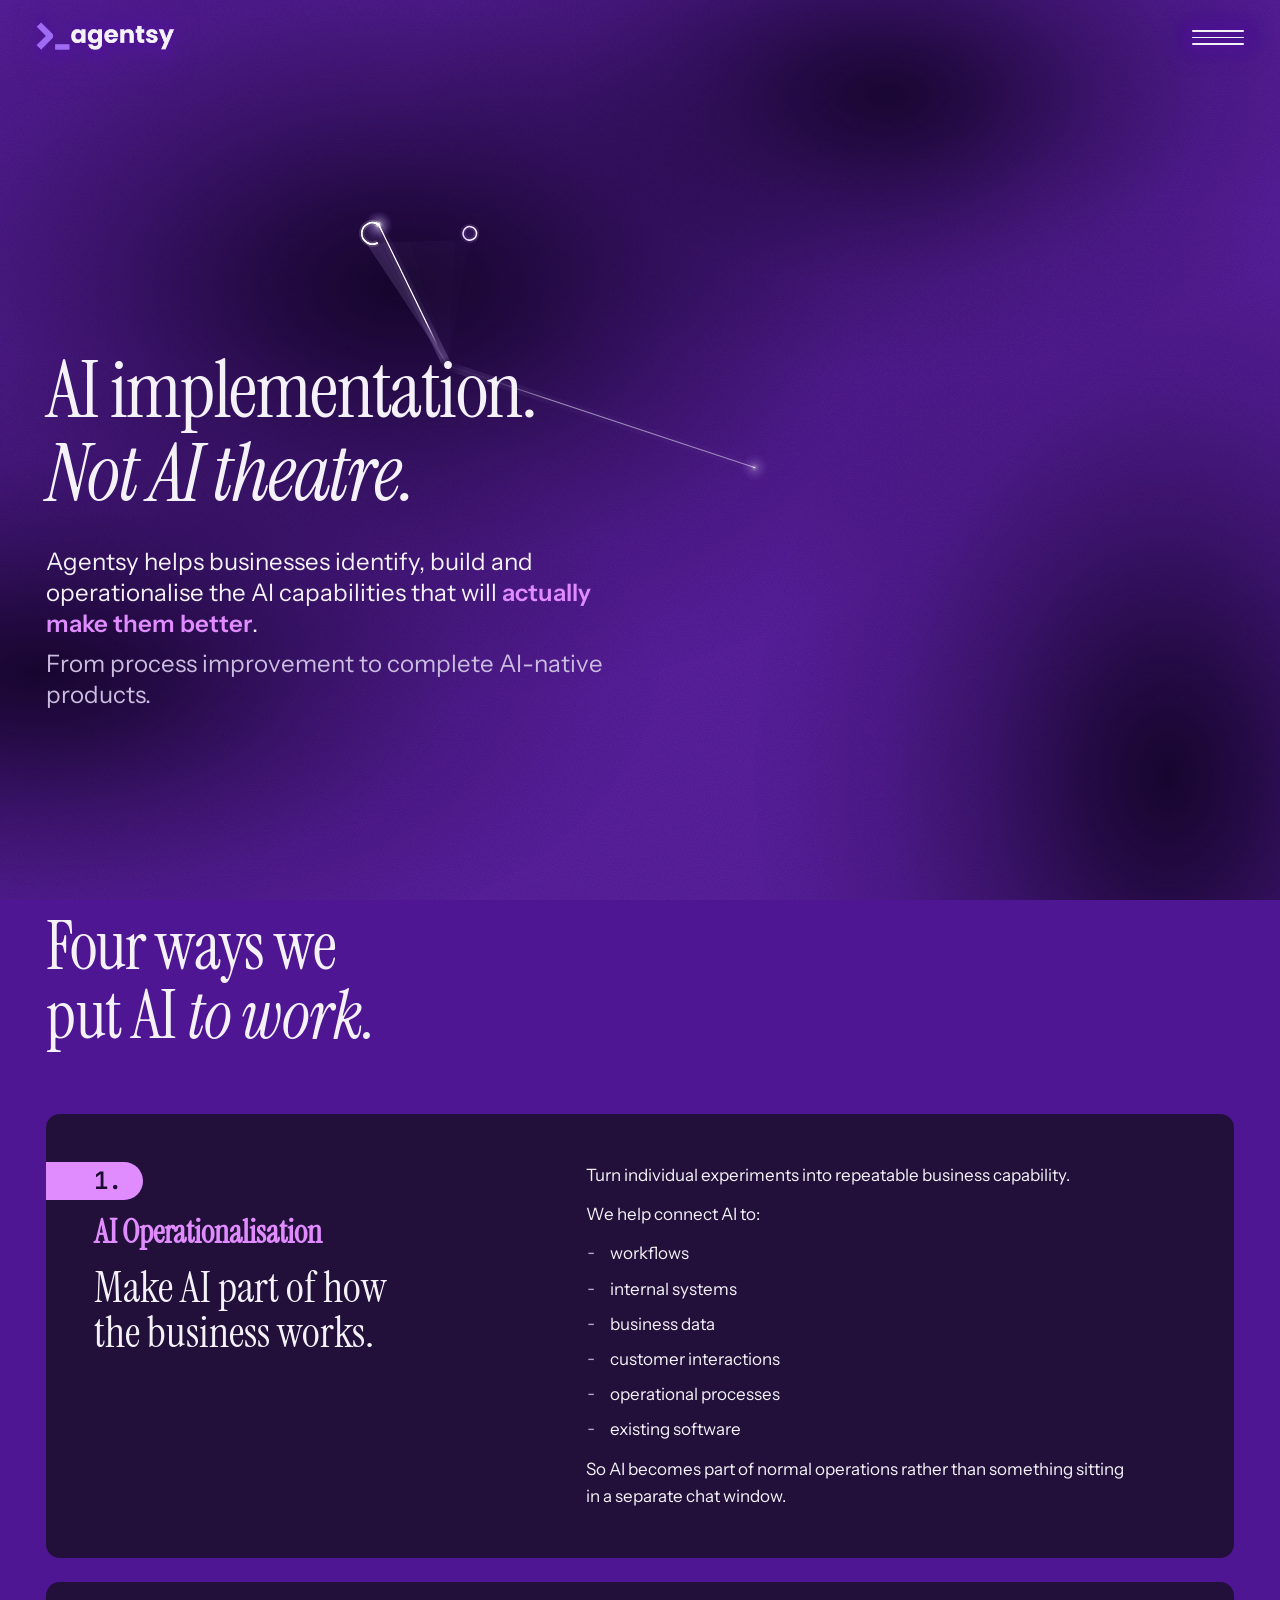
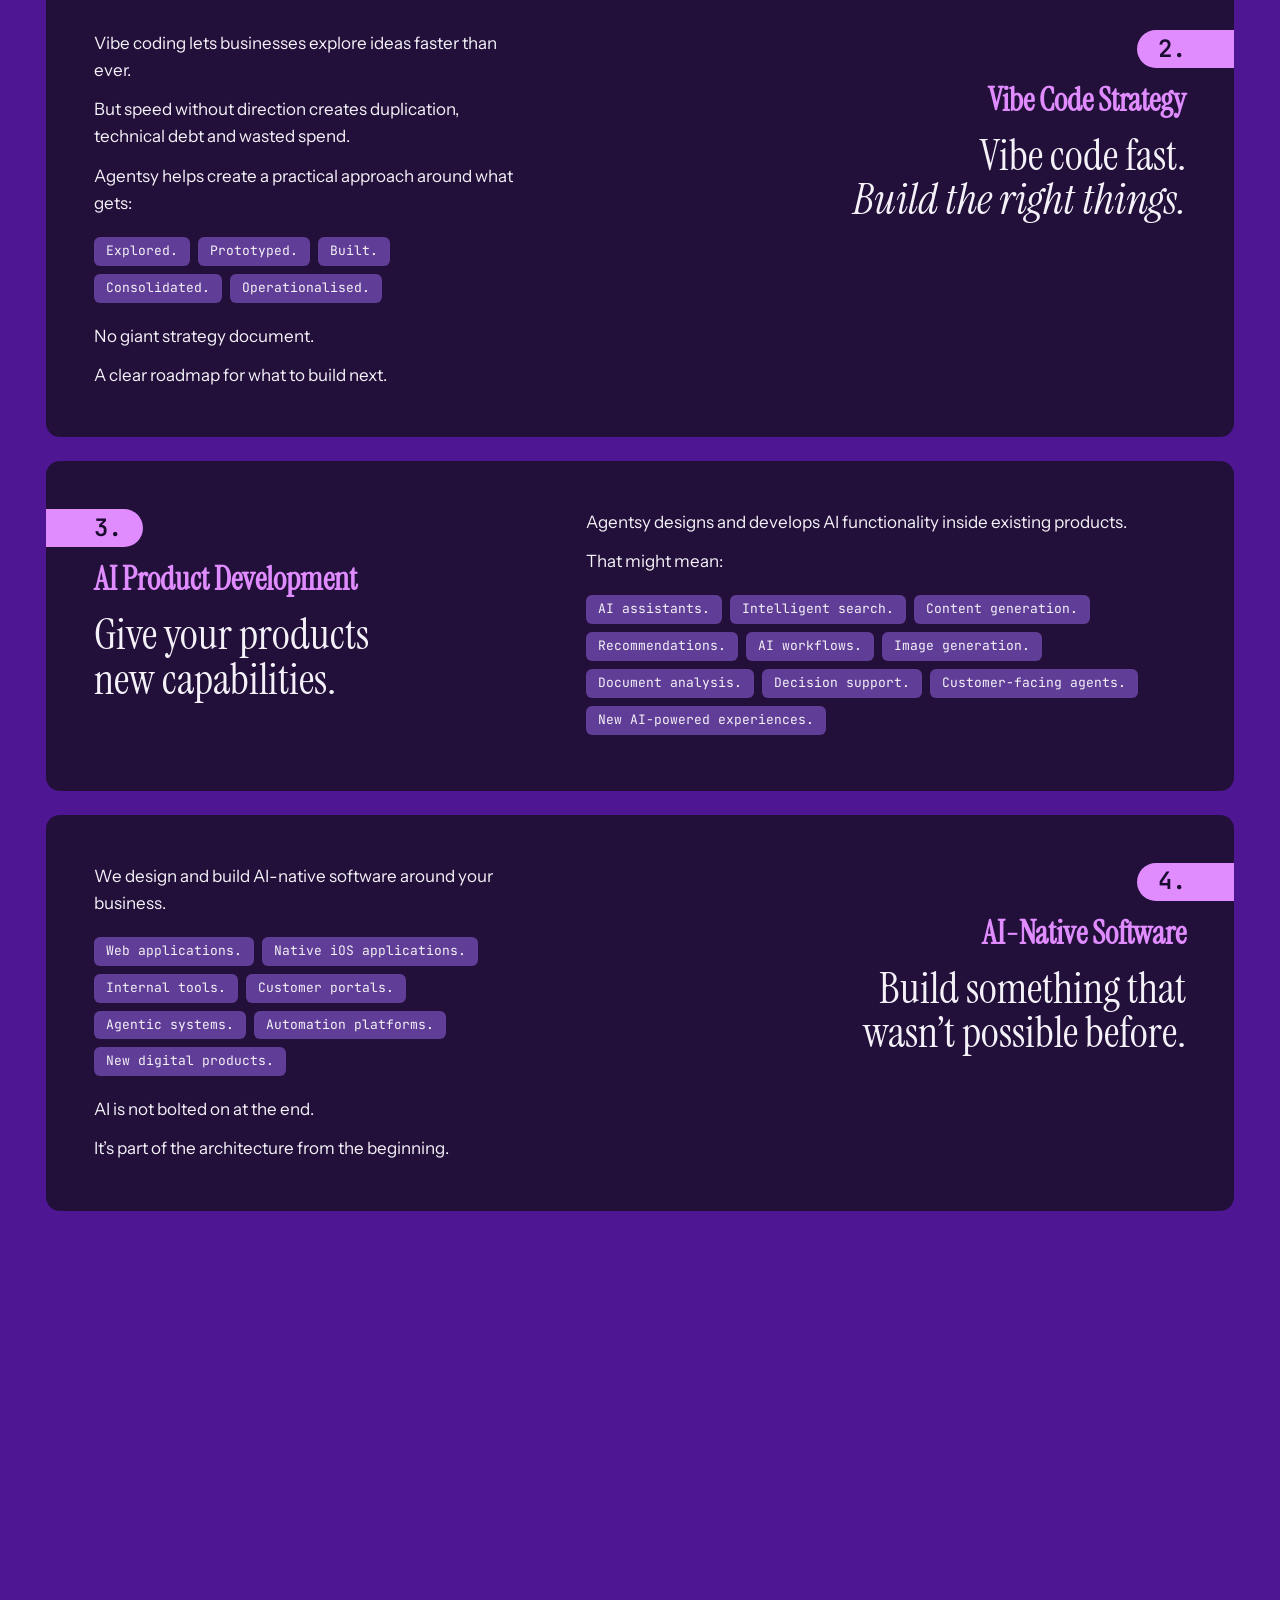
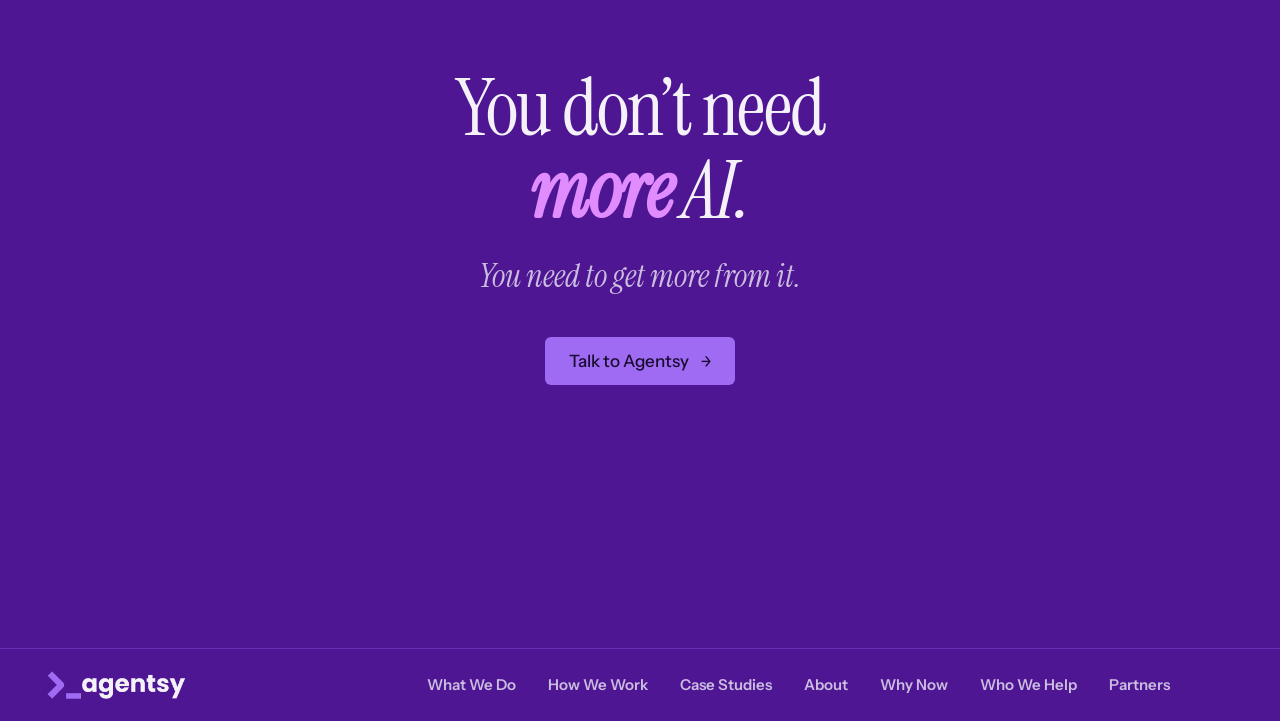
<file: ai-implementation.html>
<!doctype html>
<html lang="en-AU">
<head>
  <meta charset="utf-8">
  <meta name="viewport" content="width=device-width, initial-scale=1, viewport-fit=cover">
  <title>AI Implementation &amp; Development Australia | Agentsy</title>
  <meta name="description" content="Agentsy helps businesses identify, build and operationalise the AI capabilities that will actually make them better.">
  <meta name="theme-color" content="#4f1693">
  <link rel="preconnect" href="https://fonts.googleapis.com">
  <link rel="preconnect" href="https://fonts.gstatic.com" crossorigin>
  <link rel="stylesheet" href="https://fonts.googleapis.com/css2?family=Instrument+Sans:wght@400;500;600&family=Instrument+Serif:ital@0;1&family=JetBrains+Mono:wght@400;500&display=swap">
  <link rel="stylesheet" href="styles.css?v=8c972897">
  <script>
    if (window.matchMedia("(prefers-reduced-motion: no-preference)").matches) document.documentElement.classList.add("has-motion");
    if ("scrollRestoration" in history) history.scrollRestoration = "manual";
    window.name = "";
    if (!location.hash) window.scrollTo(0, 0);
  </script>
  <script src="script.js?v=8c972897" defer></script>
  <script type="module" src="implementation-network.js?v=8c972897"></script>
</head>
<body id="top">
  <a class="skip-link" href="#main">Skip to content</a>

  <header class="site-header">
    <div class="header-row">
      <a class="brand" href="index.html">
        <span class="logo"><img src="brand/agentsy-logo-white.png" alt="Agentsy" width="1000" height="216"></span>
      </a>
      <details class="nav-menu">
        <summary class="menu-button"><span class="visually-hidden">Menu</span><span class="burger" aria-hidden="true"><span></span><span></span><span></span></span></summary>
        <div class="menu-dim" aria-hidden="true"></div>
        <nav class="menu-panel" aria-label="Main">
          <ul class="menu-links" role="list">
            <li style="--i: 0"><a href="ai-implementation.html">What We Do</a></li>
            <li style="--i: 1"><a href="how-we-work.html">How We Work</a></li>
            <li style="--i: 2"><a href="case-studies.html">Case Studies</a></li>
            <li style="--i: 3"><a href="about.html">About</a></li>
            <li style="--i: 4"><a class="menu-cta" href="contact.html">Talk to Agentsy &rarr;</a></li>
          </ul>
        </nav>
      </details>
    </div>
  </header>

  <main id="main">

    <section class="subpage-hero" aria-labelledby="page-title" data-network-hero>
      <div class="container subpage-hero-body">
        <h1 class="subpage-title" id="page-title">AI implementation. <span class="italic">Not AI theatre.</span></h1>
        <div class="subpage-lede">
          <p>Agentsy helps businesses identify, build and operationalise the AI capabilities that will <span class="say-key">actually make them better</span>.</p>
          <p>From process improvement to complete AI-native products.</p>
        </div>
      </div>
    </section>

    <section class="section flow" aria-labelledby="ways-title">
      <div class="container">
        <h2 class="h2" id="ways-title">Four ways we put AI <span class="italic">to work.</span></h2>
        <ol class="service-list" role="list">
          <li class="service" id="ai-operationalisation">
            <div class="service-head">
              <p class="service-num">1.</p>
              <h3 class="service-name">AI Operationalisation</h3>
              <p class="service-tag">Make AI part of how the business works.</p>
            </div>
            <div class="service-body">
              <p>Turn individual experiments into repeatable business capability.</p>
              <p>We help connect AI to:</p>
              <ul class="dash-list" role="list">
                <li>workflows</li>
                <li>internal systems</li>
                <li>business data</li>
                <li>customer interactions</li>
                <li>operational processes</li>
                <li>existing software</li>
              </ul>
              <p>So AI becomes part of normal operations rather than something sitting in a separate chat window.</p>
            </div>
          </li>
          <li class="service" id="vibe-code-strategy">
            <div class="service-head">
              <p class="service-num">2.</p>
              <h3 class="service-name">Vibe Code Strategy</h3>
              <p class="service-tag"><span>Vibe code fast.</span> <span class="italic">Build the right things.</span></p>
            </div>
            <div class="service-body">
              <p>Vibe coding lets businesses explore ideas faster than ever.</p>
              <p>But speed without direction creates duplication, technical debt and wasted spend.</p>
              <p>Agentsy helps create a practical approach around what gets:</p>
              <ul class="places" role="list">
                <li>Explored.</li>
                <li>Prototyped.</li>
                <li>Built.</li>
                <li>Consolidated.</li>
                <li>Operationalised.</li>
              </ul>
              <p>No giant strategy document.</p>
              <p>A clear roadmap for what to build next.</p>
            </div>
          </li>
          <li class="service" id="ai-product-development">
            <div class="service-head">
              <p class="service-num">3.</p>
              <h3 class="service-name">AI Product Development</h3>
              <p class="service-tag">Give your products new capabilities.</p>
            </div>
            <div class="service-body">
              <p>Agentsy designs and develops AI functionality inside existing products.</p>
              <p>That might mean:</p>
              <ul class="places" role="list">
                <li>AI assistants.</li>
                <li>Intelligent search.</li>
                <li>Content generation.</li>
                <li>Recommendations.</li>
                <li>AI workflows.</li>
                <li>Image generation.</li>
                <li>Document analysis.</li>
                <li>Decision support.</li>
                <li>Customer-facing agents.</li>
                <li>New AI-powered experiences.</li>
              </ul>
            </div>
          </li>
          <li class="service" id="ai-native-software">
            <div class="service-head">
              <p class="service-num">4.</p>
              <h3 class="service-name">AI-Native Software</h3>
              <p class="service-tag">Build something that wasn’t possible before.</p>
            </div>
            <div class="service-body">
              <p>We design and build AI-native software around your business.</p>
              <ul class="places" role="list">
                <li>Web applications.</li>
                <li>Native iOS applications.</li>
                <li>Internal tools.</li>
                <li>Customer portals.</li>
                <li>Agentic systems.</li>
                <li>Automation platforms.</li>
                <li>New digital products.</li>
              </ul>
              <p>AI is not bolted on at the end.</p>
              <p>It’s part of the architecture from the beginning.</p>
            </div>
          </li>
        </ol>
      </div>
    </section>

    <section class="section subpage-cta full-screen" aria-labelledby="cta-title">
      <div class="container">
        <h2 class="subpage-cta-title" id="cta-title">You don’t need <span class="italic"><span class="say-key">more</span> AI.</span></h2>
        <p class="subpage-cta-sub">You need to get more from it.</p>
        <a class="button button-large" href="contact.html">Talk to Agentsy <span class="button-arrow" aria-hidden="true">→</span></a>
      </div>
    </section>

  </main>

  <footer class="site-footer">
    <div class="container footer-grid">
      <a class="brand" href="index.html">
        <span class="logo"><img src="brand/agentsy-logo-white.png" alt="Agentsy" width="1000" height="216"></span>
      </a>
      <nav aria-label="Footer">
        <ul class="footer-links" role="list">
          <li><a href="ai-implementation.html">What We Do</a></li>
          <li><a href="how-we-work.html">How We Work</a></li>
          <li><a href="case-studies.html">Case Studies</a></li>
          <li><a href="about.html">About</a></li>
          <li><a href="why-ai-now.html">Why Now</a></li>
          <li><a href="who-we-help.html">Who We Help</a></li>
          <li><a href="partners.html">Partners</a></li>
        </ul>
      </nav>
    </div>
  </footer>
</body>
</html>
</file>
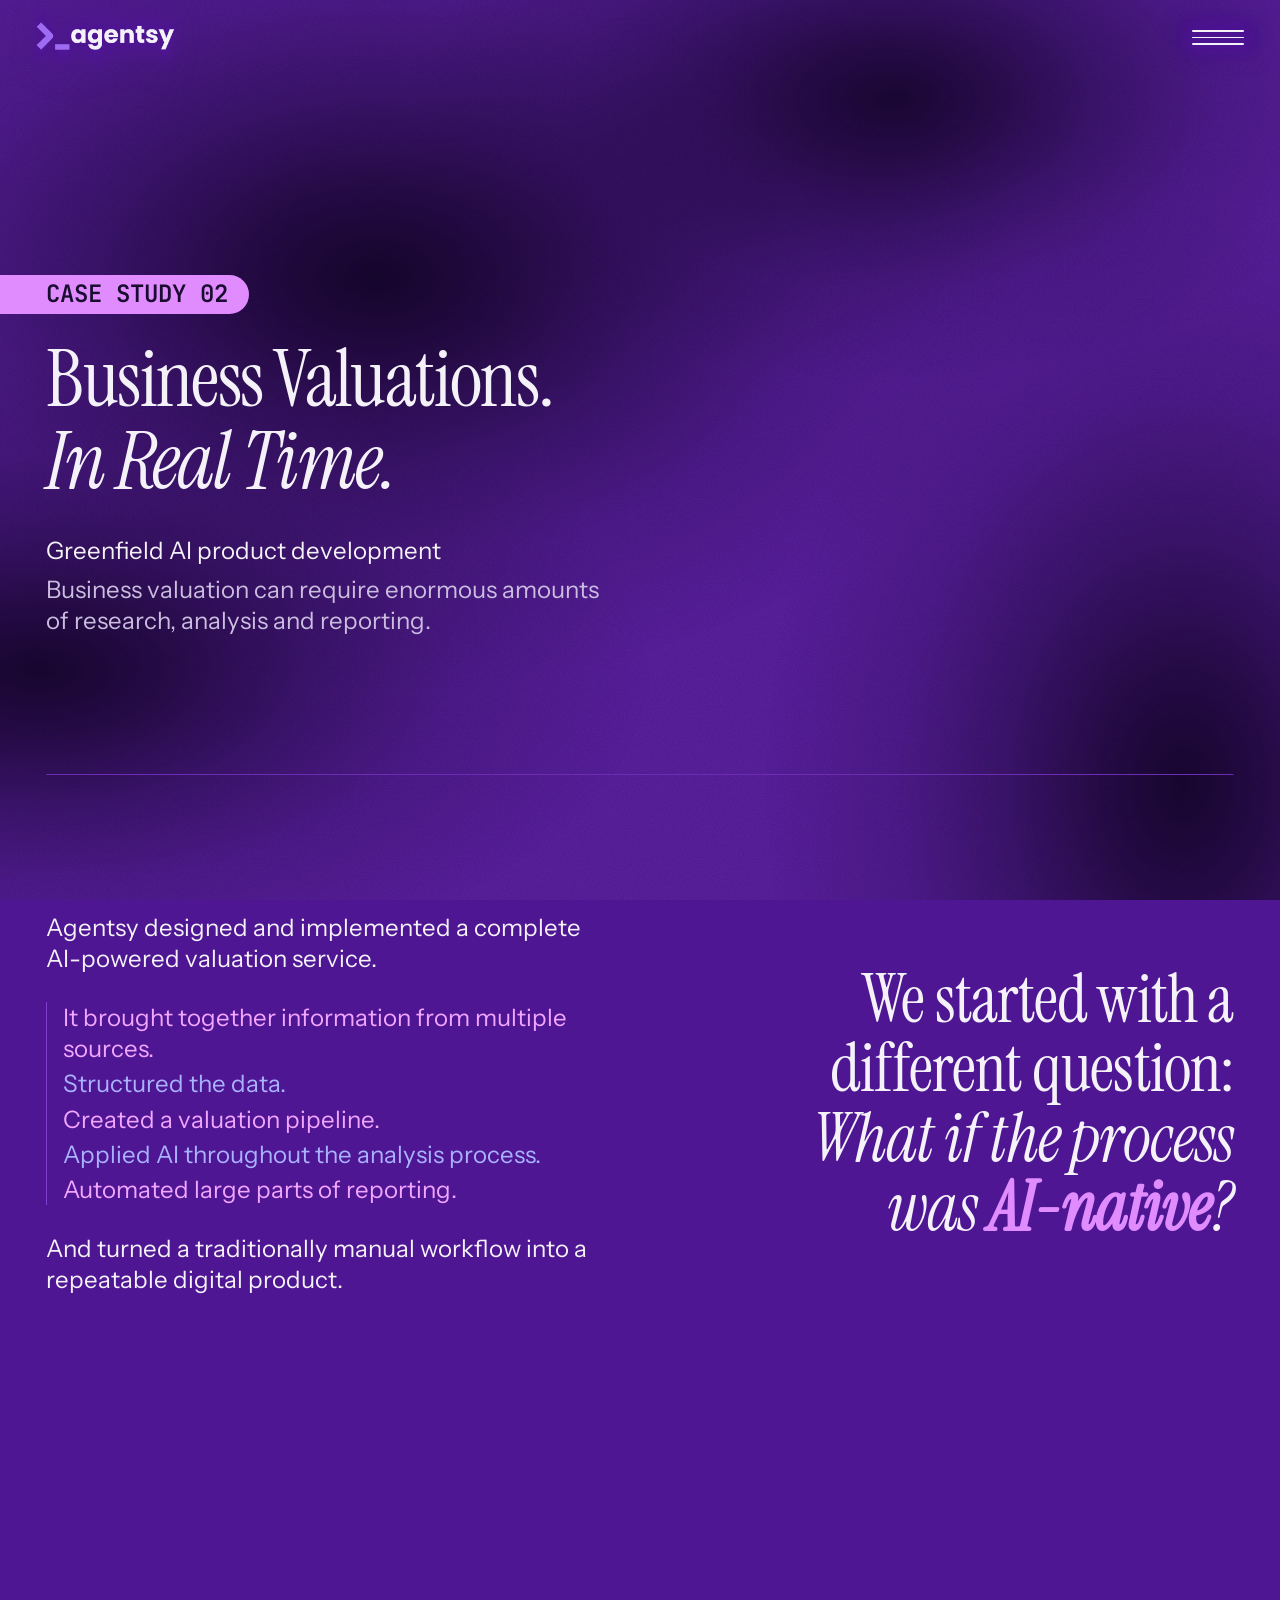
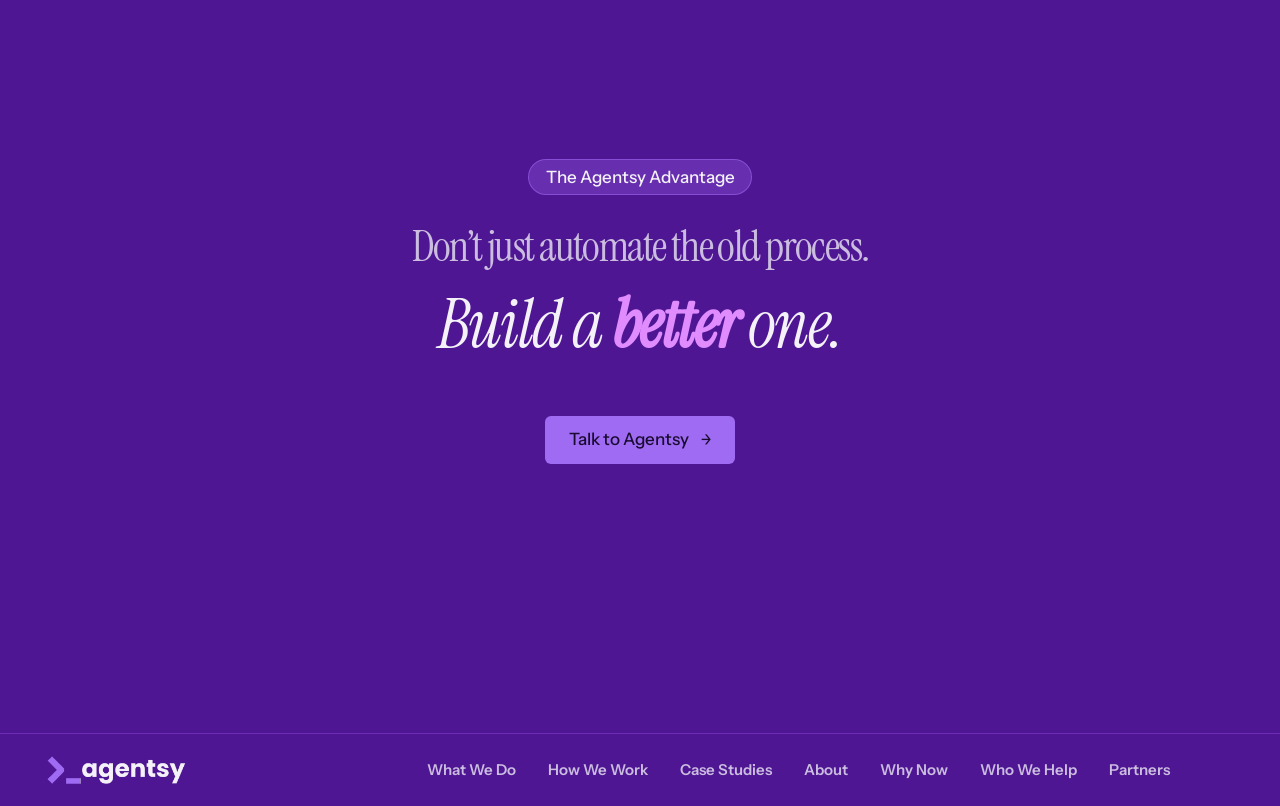
<file: case-ai-business-valuations.html>
<!doctype html>
<html lang="en-AU">
<head>
  <meta charset="utf-8">
  <meta name="viewport" content="width=device-width, initial-scale=1, viewport-fit=cover">
  <title>Business Valuations. In Real Time. | Agentsy</title>
  <meta name="description" content="Agentsy designed and implemented a complete AI-powered valuation service.">
  <meta name="theme-color" content="#4f1693">
  <link rel="preconnect" href="https://fonts.googleapis.com">
  <link rel="preconnect" href="https://fonts.gstatic.com" crossorigin>
  <link rel="stylesheet" href="https://fonts.googleapis.com/css2?family=Instrument+Sans:wght@400;500;600&family=Instrument+Serif:ital@0;1&family=JetBrains+Mono:wght@400;500&display=swap">
  <link rel="stylesheet" href="styles.css?v=8c972897">
  <script>
    if (window.matchMedia("(prefers-reduced-motion: no-preference)").matches) document.documentElement.classList.add("has-motion");
    if ("scrollRestoration" in history) history.scrollRestoration = "manual";
    window.name = "";
    if (!location.hash) window.scrollTo(0, 0);
  </script>
  <script src="script.js?v=8c972897" defer></script>
</head>
<body id="top">
  <a class="skip-link" href="#main">Skip to content</a>

  <header class="site-header">
    <div class="header-row">
      <a class="brand" href="index.html">
        <span class="logo"><img src="brand/agentsy-logo-white.png" alt="Agentsy" width="1000" height="216"></span>
      </a>
      <details class="nav-menu">
        <summary class="menu-button"><span class="visually-hidden">Menu</span><span class="burger" aria-hidden="true"><span></span><span></span><span></span></span></summary>
        <div class="menu-dim" aria-hidden="true"></div>
        <nav class="menu-panel" aria-label="Main">
          <ul class="menu-links" role="list">
            <li style="--i: 0"><a href="ai-implementation.html">What We Do</a></li>
            <li style="--i: 1"><a href="how-we-work.html">How We Work</a></li>
            <li style="--i: 2"><a href="case-studies.html">Case Studies</a></li>
            <li style="--i: 3"><a href="about.html">About</a></li>
            <li style="--i: 4"><a class="menu-cta" href="contact.html">Talk to Agentsy &rarr;</a></li>
          </ul>
        </nav>
      </details>
    </div>
  </header>

  <main id="main">

    <section class="subpage-hero" aria-labelledby="page-title">
      <div class="container subpage-hero-body">
        <div>
          <p class="case-tag">CASE STUDY 02</p>
          <h1 class="subpage-title" id="page-title">Business Valuations. <span class="italic">In Real Time.</span></h1>
        </div>
        <div class="subpage-lede">
          <p>Greenfield AI product development</p>
          <p>Business valuation can require enormous amounts of research, analysis and reporting.</p>
        </div>
      </div>
    </section>

    <section class="section flow is-divided" aria-labelledby="question-title">
      <div class="container">
        <div class="statement is-end">
          <h2 class="h2 statement-head" id="question-title"><span class="line">We started with a different question:</span> <span class="line italic">What if the process was <span class="say-key">AI-native</span>?</span></h2>
          <div class="statement-body">
            <p class="statement-end">Agentsy designed and implemented a complete AI-powered valuation service.</p>
            <ul class="stacked" role="list">
              <li>It brought together information from multiple sources.</li>
              <li>Structured the data.</li>
              <li>Created a valuation pipeline.</li>
              <li>Applied AI throughout the analysis process.</li>
              <li>Automated large parts of reporting.</li>
            </ul>
            <p class="statement-end">And turned a traditionally manual workflow into a repeatable digital product.</p>
          </div>
        </div>
      </div>
    </section>

    <section class="section subpage-cta full-screen" aria-labelledby="cta-title">
      <div class="container">
        <p class="label subpage-cta-label">The Agentsy Advantage</p>
        <h2 class="subpage-cta-title is-split" id="cta-title"><span class="cta-setup">Don’t just automate the old process.</span> <span class="cta-punch italic">Build a <span class="say-key">better</span> one.</span></h2>
        <a class="button button-large" href="contact.html">Talk to Agentsy <span class="button-arrow" aria-hidden="true">→</span></a>
      </div>
    </section>

  </main>

  <footer class="site-footer">
    <div class="container footer-grid">
      <a class="brand" href="index.html">
        <span class="logo"><img src="brand/agentsy-logo-white.png" alt="Agentsy" width="1000" height="216"></span>
      </a>
      <nav aria-label="Footer">
        <ul class="footer-links" role="list">
          <li><a href="ai-implementation.html">What We Do</a></li>
          <li><a href="how-we-work.html">How We Work</a></li>
          <li><a href="case-studies.html">Case Studies</a></li>
          <li><a href="about.html">About</a></li>
          <li><a href="why-ai-now.html">Why Now</a></li>
          <li><a href="who-we-help.html">Who We Help</a></li>
          <li><a href="partners.html">Partners</a></li>
        </ul>
      </nav>
    </div>
  </footer>
</body>
</html>
</file>
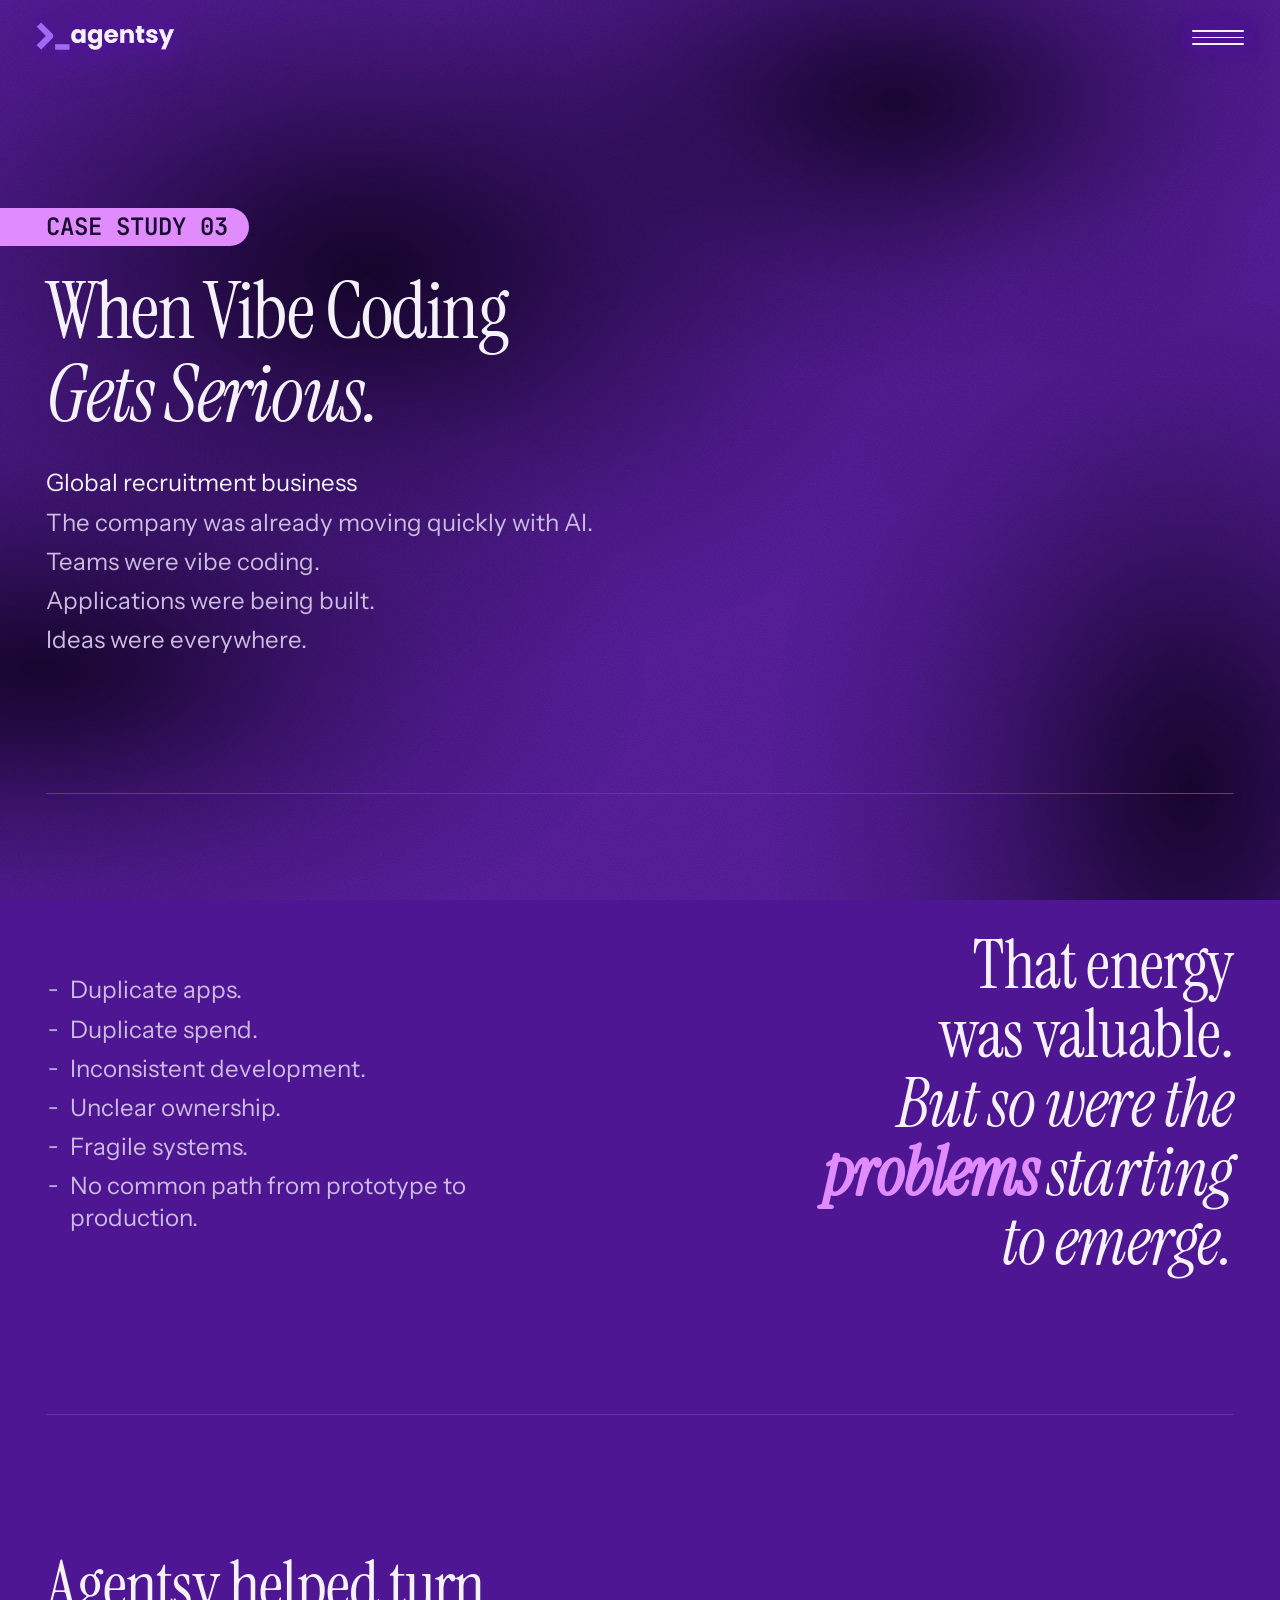
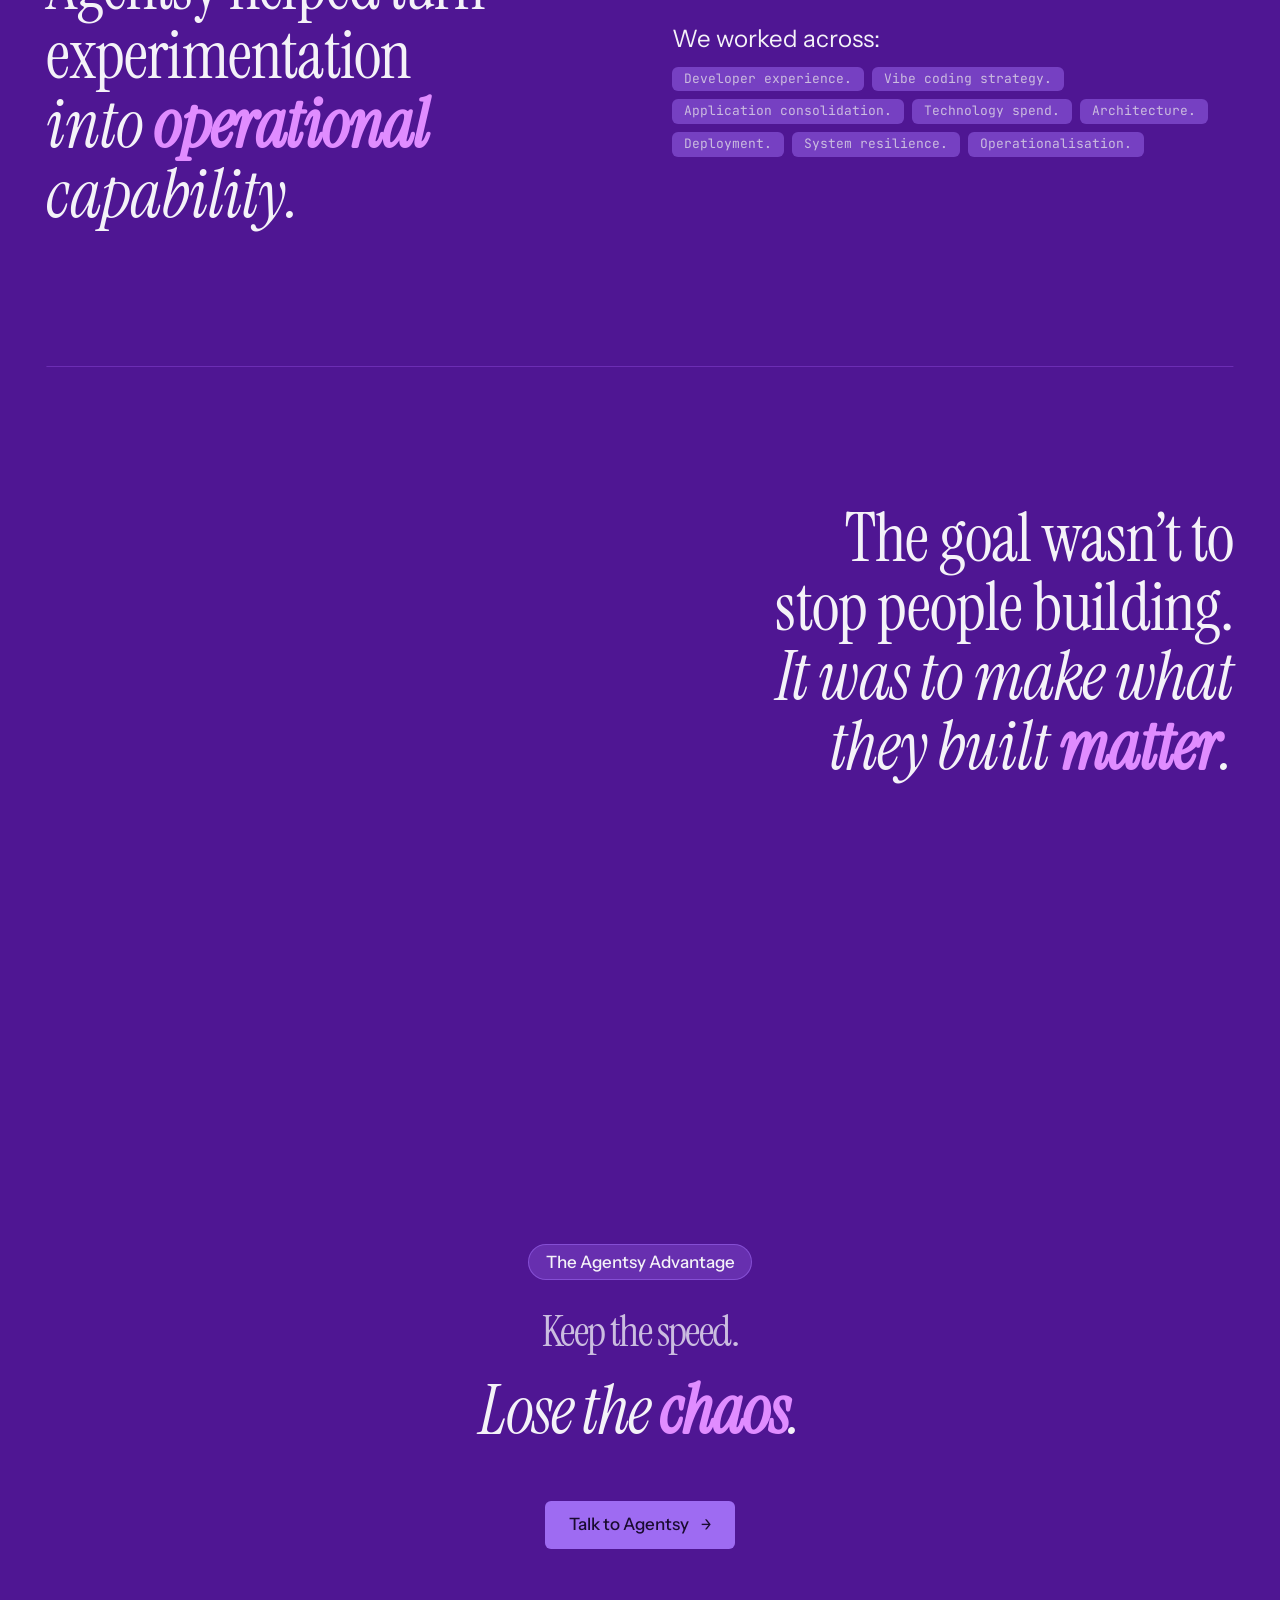
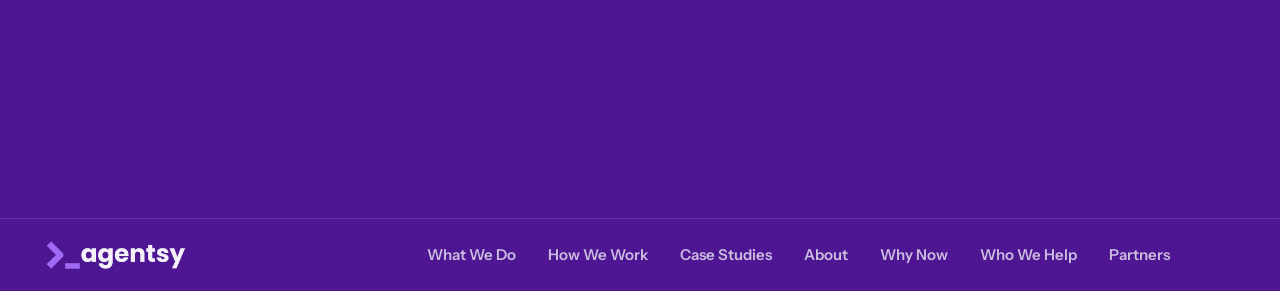
<file: case-enterprise-vibe-coding-operationalisation.html>
<!doctype html>
<html lang="en-AU">
<head>
  <meta charset="utf-8">
  <meta name="viewport" content="width=device-width, initial-scale=1, viewport-fit=cover">
  <title>When Vibe Coding Gets Serious. | Agentsy</title>
  <meta name="description" content="Agentsy helped turn experimentation into operational capability.">
  <meta name="theme-color" content="#4f1693">
  <link rel="preconnect" href="https://fonts.googleapis.com">
  <link rel="preconnect" href="https://fonts.gstatic.com" crossorigin>
  <link rel="stylesheet" href="https://fonts.googleapis.com/css2?family=Instrument+Sans:wght@400;500;600&family=Instrument+Serif:ital@0;1&family=JetBrains+Mono:wght@400;500&display=swap">
  <link rel="stylesheet" href="styles.css?v=8c972897">
  <script>
    if (window.matchMedia("(prefers-reduced-motion: no-preference)").matches) document.documentElement.classList.add("has-motion");
    if ("scrollRestoration" in history) history.scrollRestoration = "manual";
    window.name = "";
    if (!location.hash) window.scrollTo(0, 0);
  </script>
  <script src="script.js?v=8c972897" defer></script>
</head>
<body id="top">
  <a class="skip-link" href="#main">Skip to content</a>

  <header class="site-header">
    <div class="header-row">
      <a class="brand" href="index.html">
        <span class="logo"><img src="brand/agentsy-logo-white.png" alt="Agentsy" width="1000" height="216"></span>
      </a>
      <details class="nav-menu">
        <summary class="menu-button"><span class="visually-hidden">Menu</span><span class="burger" aria-hidden="true"><span></span><span></span><span></span></span></summary>
        <div class="menu-dim" aria-hidden="true"></div>
        <nav class="menu-panel" aria-label="Main">
          <ul class="menu-links" role="list">
            <li style="--i: 0"><a href="ai-implementation.html">What We Do</a></li>
            <li style="--i: 1"><a href="how-we-work.html">How We Work</a></li>
            <li style="--i: 2"><a href="case-studies.html">Case Studies</a></li>
            <li style="--i: 3"><a href="about.html">About</a></li>
            <li style="--i: 4"><a class="menu-cta" href="contact.html">Talk to Agentsy &rarr;</a></li>
          </ul>
        </nav>
      </details>
    </div>
  </header>

  <main id="main">

    <section class="subpage-hero" aria-labelledby="page-title">
      <div class="container subpage-hero-body">
        <div>
          <p class="case-tag">CASE STUDY 03</p>
          <h1 class="subpage-title" id="page-title">When Vibe Coding <span class="italic">Gets Serious.</span></h1>
        </div>
        <div class="subpage-lede">
          <p>Global recruitment business</p>
          <p>The company was already moving quickly with AI.</p>
          <p>Teams were vibe coding.</p>
          <p>Applications were being built.</p>
          <p>Ideas were everywhere.</p>
        </div>
      </div>
    </section>

    <section class="section flow is-divided" aria-labelledby="problems-title">
      <div class="container">
        <div class="statement is-end">
          <h2 class="h2 statement-head" id="problems-title"><span class="line">That energy was valuable.</span> <span class="line italic">But so were the <span class="say-key">problems</span> starting to emerge.</span></h2>
          <div class="statement-body">
            <ul class="dash-list" role="list">
              <li>Duplicate apps.</li>
              <li>Duplicate spend.</li>
              <li>Inconsistent development.</li>
              <li>Unclear ownership.</li>
              <li>Fragile systems.</li>
              <li>No common path from prototype to production.</li>
            </ul>
          </div>
        </div>
      </div>
    </section>

    <section class="section flow is-divided" aria-labelledby="capability-title">
      <div class="container">
        <div class="statement">
          <h2 class="h2 statement-head" id="capability-title">Agentsy helped turn experimentation <span class="italic">into <span class="say-key">operational</span> capability.</span></h2>
          <div class="statement-body">
            <p class="statement-end">We worked across:</p>
            <ul class="places" role="list">
              <li>Developer experience.</li>
              <li>Vibe coding strategy.</li>
              <li>Application consolidation.</li>
              <li>Technology spend.</li>
              <li>Architecture.</li>
              <li>Deployment.</li>
              <li>System resilience.</li>
              <li>Operationalisation.</li>
            </ul>
          </div>
        </div>
      </div>
    </section>

    <section class="section flow is-end is-divided" aria-labelledby="goal-title">
      <div class="container">
        <h2 class="h2 h2-wide" id="goal-title"><span class="line">The goal wasn’t to stop people building.</span> <span class="line italic">It was to make what they built <span class="say-key">matter</span>.</span></h2>
      </div>
    </section>

    <section class="section subpage-cta full-screen" aria-labelledby="cta-title">
      <div class="container">
        <p class="label subpage-cta-label">The Agentsy Advantage</p>
        <h2 class="subpage-cta-title is-split" id="cta-title"><span class="cta-setup">Keep the speed.</span> <span class="cta-punch italic">Lose the <span class="say-key">chaos</span>.</span></h2>
        <a class="button button-large" href="contact.html">Talk to Agentsy <span class="button-arrow" aria-hidden="true">→</span></a>
      </div>
    </section>

  </main>

  <footer class="site-footer">
    <div class="container footer-grid">
      <a class="brand" href="index.html">
        <span class="logo"><img src="brand/agentsy-logo-white.png" alt="Agentsy" width="1000" height="216"></span>
      </a>
      <nav aria-label="Footer">
        <ul class="footer-links" role="list">
          <li><a href="ai-implementation.html">What We Do</a></li>
          <li><a href="how-we-work.html">How We Work</a></li>
          <li><a href="case-studies.html">Case Studies</a></li>
          <li><a href="about.html">About</a></li>
          <li><a href="why-ai-now.html">Why Now</a></li>
          <li><a href="who-we-help.html">Who We Help</a></li>
          <li><a href="partners.html">Partners</a></li>
        </ul>
      </nav>
    </div>
  </footer>
</body>
</html>
</file>
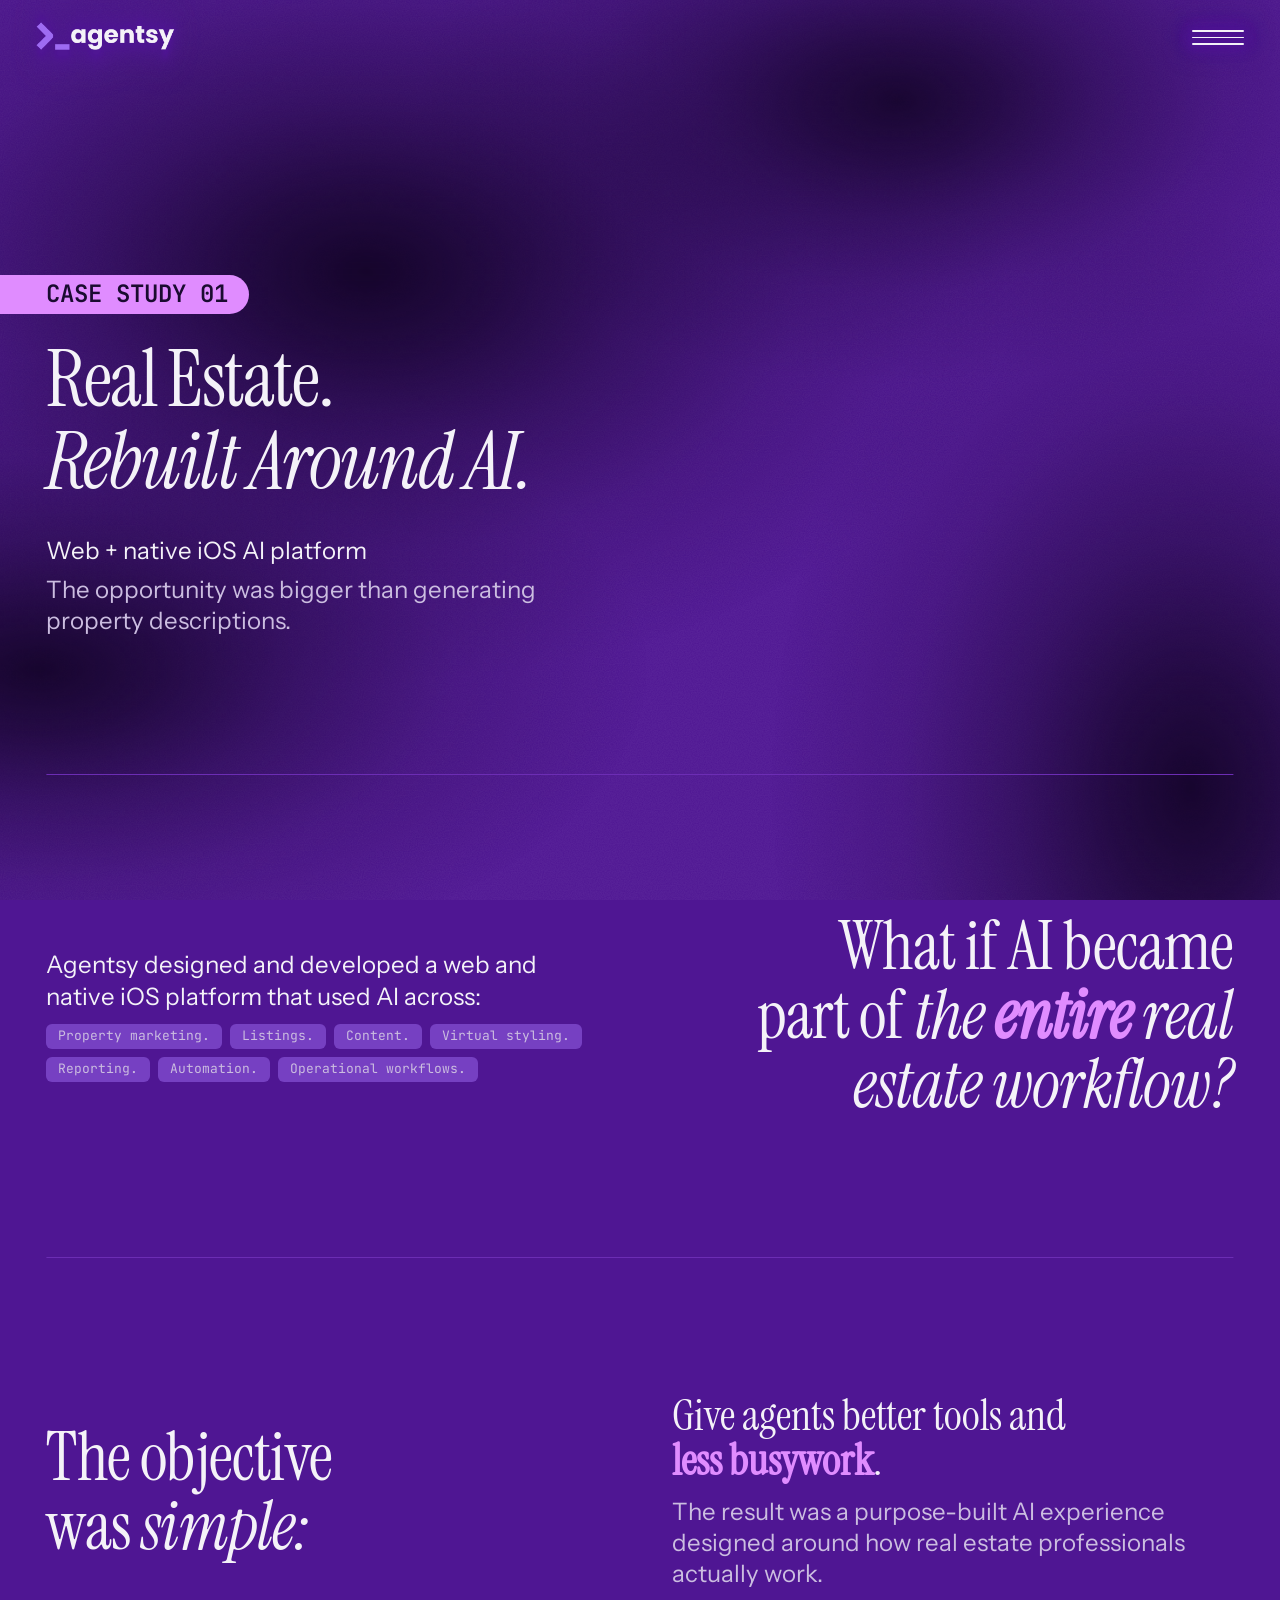
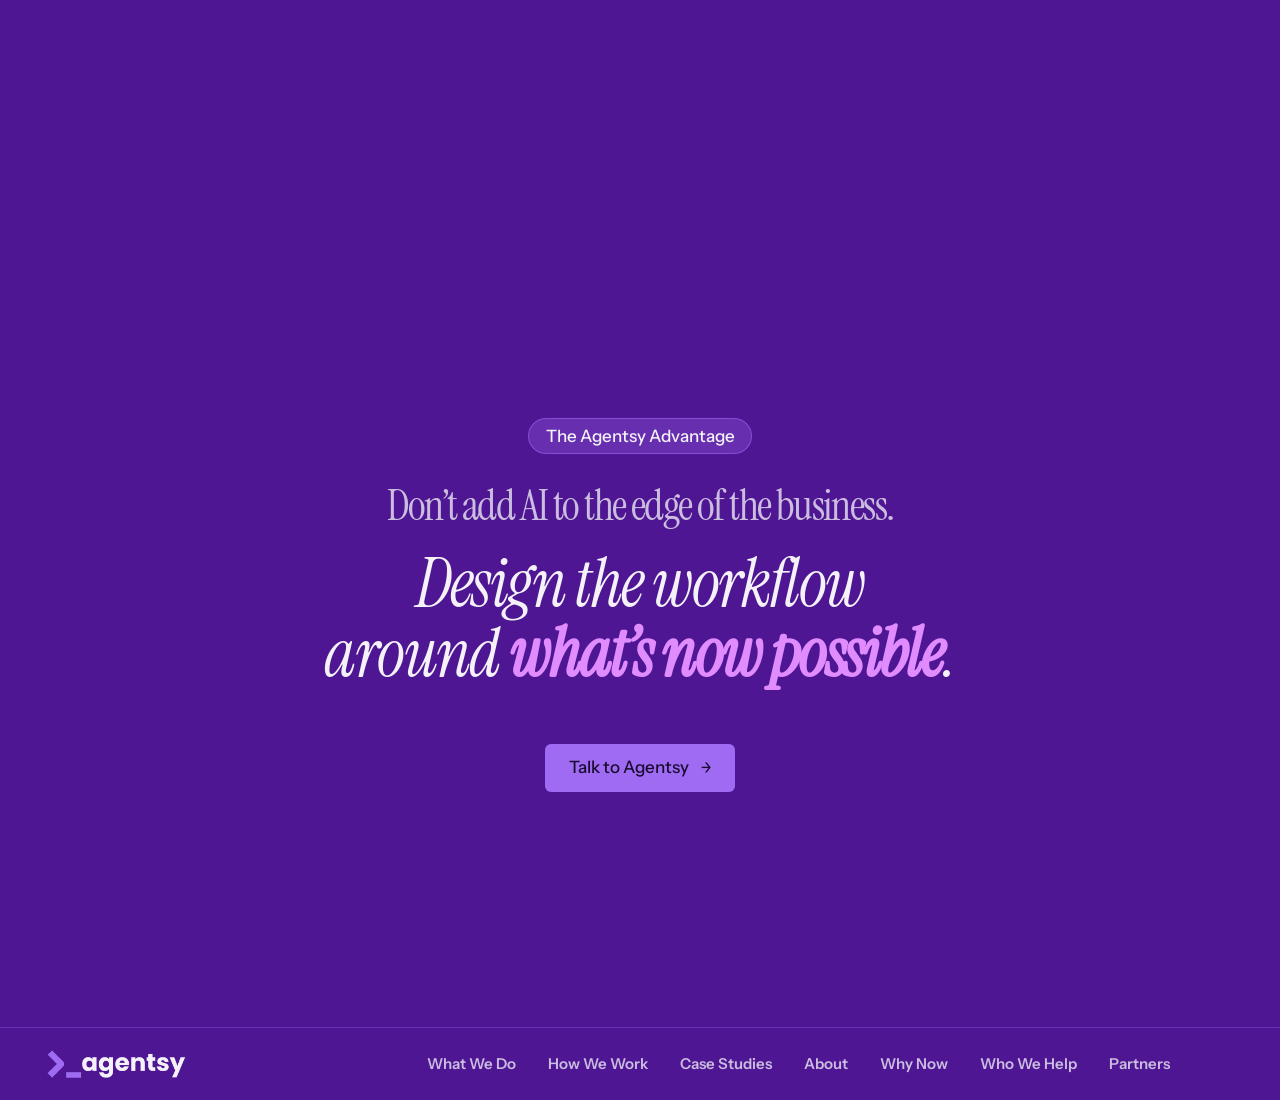
<file: case-real-estate-ai-platform.html>
<!doctype html>
<html lang="en-AU">
<head>
  <meta charset="utf-8">
  <meta name="viewport" content="width=device-width, initial-scale=1, viewport-fit=cover">
  <title>Real Estate. Rebuilt Around AI. | Agentsy</title>
  <meta name="description" content="The result was a purpose-built AI experience designed around how real estate professionals actually work.">
  <meta name="theme-color" content="#4f1693">
  <link rel="preconnect" href="https://fonts.googleapis.com">
  <link rel="preconnect" href="https://fonts.gstatic.com" crossorigin>
  <link rel="stylesheet" href="https://fonts.googleapis.com/css2?family=Instrument+Sans:wght@400;500;600&family=Instrument+Serif:ital@0;1&family=JetBrains+Mono:wght@400;500&display=swap">
  <link rel="stylesheet" href="styles.css?v=8c972897">
  <script>
    if (window.matchMedia("(prefers-reduced-motion: no-preference)").matches) document.documentElement.classList.add("has-motion");
    if ("scrollRestoration" in history) history.scrollRestoration = "manual";
    window.name = "";
    if (!location.hash) window.scrollTo(0, 0);
  </script>
  <script src="script.js?v=8c972897" defer></script>
</head>
<body id="top">
  <a class="skip-link" href="#main">Skip to content</a>

  <header class="site-header">
    <div class="header-row">
      <a class="brand" href="index.html">
        <span class="logo"><img src="brand/agentsy-logo-white.png" alt="Agentsy" width="1000" height="216"></span>
      </a>
      <details class="nav-menu">
        <summary class="menu-button"><span class="visually-hidden">Menu</span><span class="burger" aria-hidden="true"><span></span><span></span><span></span></span></summary>
        <div class="menu-dim" aria-hidden="true"></div>
        <nav class="menu-panel" aria-label="Main">
          <ul class="menu-links" role="list">
            <li style="--i: 0"><a href="ai-implementation.html">What We Do</a></li>
            <li style="--i: 1"><a href="how-we-work.html">How We Work</a></li>
            <li style="--i: 2"><a href="case-studies.html">Case Studies</a></li>
            <li style="--i: 3"><a href="about.html">About</a></li>
            <li style="--i: 4"><a class="menu-cta" href="contact.html">Talk to Agentsy &rarr;</a></li>
          </ul>
        </nav>
      </details>
    </div>
  </header>

  <main id="main">

    <section class="subpage-hero" aria-labelledby="page-title">
      <div class="container subpage-hero-body">
        <div>
          <p class="case-tag">CASE STUDY 01</p>
          <h1 class="subpage-title" id="page-title">Real Estate. <span class="italic">Rebuilt Around AI.</span></h1>
        </div>
        <div class="subpage-lede">
          <p>Web + native iOS AI platform</p>
          <p>The opportunity was bigger than generating property descriptions.</p>
        </div>
      </div>
    </section>

    <section class="section flow is-divided" aria-labelledby="workflow-title">
      <div class="container">
        <div class="statement is-end">
          <h2 class="h2 statement-head" id="workflow-title">What if AI became part of <span class="italic">the <span class="say-key">entire</span> real estate workflow?</span></h2>
          <div class="statement-body">
            <p class="statement-end">Agentsy designed and developed a web and native iOS platform that used AI across:</p>
            <ul class="places" role="list">
              <li>Property marketing.</li>
              <li>Listings.</li>
              <li>Content.</li>
              <li>Virtual styling.</li>
              <li>Reporting.</li>
              <li>Automation.</li>
              <li>Operational workflows.</li>
            </ul>
          </div>
        </div>
      </div>
    </section>

    <section class="section flow is-divided" aria-labelledby="objective-title">
      <div class="container">
        <div class="statement">
          <h2 class="h2 statement-head" id="objective-title">The objective was <span class="italic">simple:</span></h2>
          <div class="statement-body">
            <p class="punchline statement-end">Give agents better tools and <span class="say-key">less&nbsp;busywork</span>.</p>
            <p>The result was a purpose-built AI experience designed around how real estate professionals actually work.</p>
          </div>
        </div>
      </div>
    </section>

    <section class="section subpage-cta full-screen" aria-labelledby="cta-title">
      <div class="container">
        <p class="label subpage-cta-label">The Agentsy Advantage</p>
        <h2 class="subpage-cta-title is-split" id="cta-title"><span class="cta-setup">Don’t add AI to the edge of the business.</span> <span class="cta-punch italic">Design the workflow around <span class="say-key">what’s now possible</span>.</span></h2>
        <a class="button button-large" href="contact.html">Talk to Agentsy <span class="button-arrow" aria-hidden="true">→</span></a>
      </div>
    </section>

  </main>

  <footer class="site-footer">
    <div class="container footer-grid">
      <a class="brand" href="index.html">
        <span class="logo"><img src="brand/agentsy-logo-white.png" alt="Agentsy" width="1000" height="216"></span>
      </a>
      <nav aria-label="Footer">
        <ul class="footer-links" role="list">
          <li><a href="ai-implementation.html">What We Do</a></li>
          <li><a href="how-we-work.html">How We Work</a></li>
          <li><a href="case-studies.html">Case Studies</a></li>
          <li><a href="about.html">About</a></li>
          <li><a href="why-ai-now.html">Why Now</a></li>
          <li><a href="who-we-help.html">Who We Help</a></li>
          <li><a href="partners.html">Partners</a></li>
        </ul>
      </nav>
    </div>
  </footer>
</body>
</html>
</file>
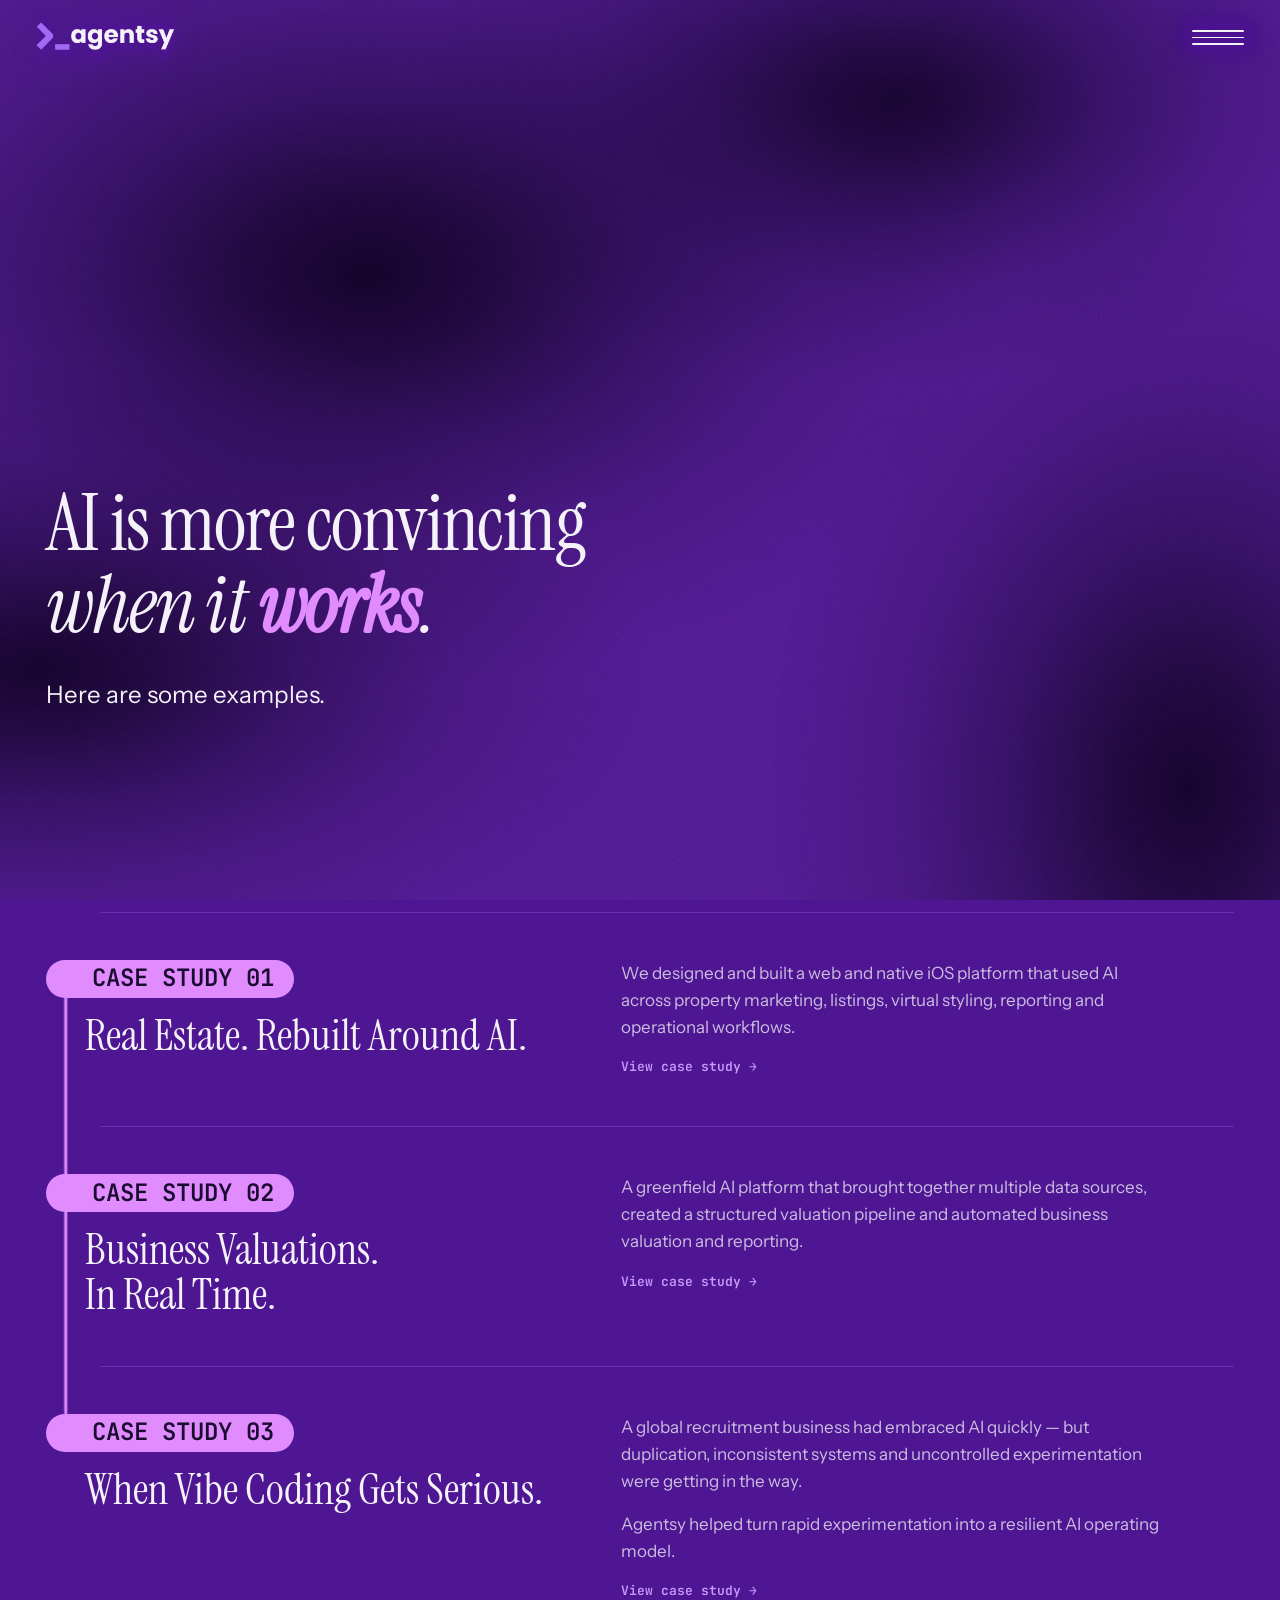
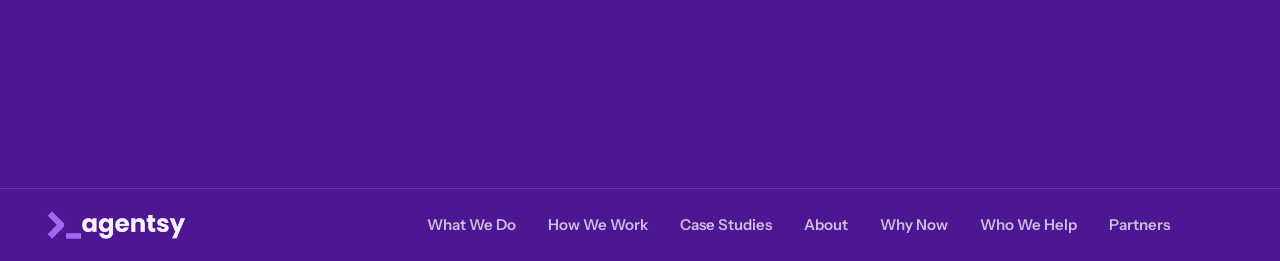
<file: case-studies.html>
<!doctype html>
<html lang="en-AU">
<head>
  <meta charset="utf-8">
  <meta name="viewport" content="width=device-width, initial-scale=1, viewport-fit=cover">
  <title>AI Implementation Case Studies | Agentsy Australia</title>
  <meta name="description" content="AI is more convincing when it works. Here are some examples.">
  <meta name="theme-color" content="#4f1693">
  <link rel="preconnect" href="https://fonts.googleapis.com">
  <link rel="preconnect" href="https://fonts.gstatic.com" crossorigin>
  <link rel="stylesheet" href="https://fonts.googleapis.com/css2?family=Instrument+Sans:wght@400;500;600&family=Instrument+Serif:ital@0;1&family=JetBrains+Mono:wght@400;500&display=swap">
  <link rel="stylesheet" href="styles.css?v=8c972897">
  <script>
    if (window.matchMedia("(prefers-reduced-motion: no-preference)").matches) document.documentElement.classList.add("has-motion");
    if ("scrollRestoration" in history) history.scrollRestoration = "manual";
    window.name = "";
    if (!location.hash) window.scrollTo(0, 0);
  </script>
  <script src="script.js?v=8c972897" defer></script>
  <script type="module" src="pipeline-rope.js?v=8c972897"></script>
</head>
<body id="top">
  <a class="skip-link" href="#main">Skip to content</a>

  <header class="site-header">
    <div class="header-row">
      <a class="brand" href="index.html">
        <span class="logo"><img src="brand/agentsy-logo-white.png" alt="Agentsy" width="1000" height="216"></span>
      </a>
      <details class="nav-menu">
        <summary class="menu-button"><span class="visually-hidden">Menu</span><span class="burger" aria-hidden="true"><span></span><span></span><span></span></span></summary>
        <div class="menu-dim" aria-hidden="true"></div>
        <nav class="menu-panel" aria-label="Main">
          <ul class="menu-links" role="list">
            <li style="--i: 0"><a href="ai-implementation.html">What We Do</a></li>
            <li style="--i: 1"><a href="how-we-work.html">How We Work</a></li>
            <li style="--i: 2"><a href="case-studies.html">Case Studies</a></li>
            <li style="--i: 3"><a href="about.html">About</a></li>
            <li style="--i: 4"><a class="menu-cta" href="contact.html">Talk to Agentsy &rarr;</a></li>
          </ul>
        </nav>
      </details>
    </div>
  </header>

  <main id="main">

    <section class="subpage-hero" aria-labelledby="page-title">
      <div class="container subpage-hero-body">
        <h1 class="subpage-title" id="page-title">AI is more convincing <span class="italic">when it <span class="say-key">works</span>.</span></h1>
        <div class="subpage-lede">
          <p>Here are some examples.</p>
        </div>
      </div>
    </section>

    <section class="section flow" aria-label="Case Studies">
      <div class="container">
        <ol class="case-rope" role="list" data-rope data-rope-carry=".case-tag">
          <li class="case-row">
            <div class="case-head">
              <p class="case-tag case-tag-ball"><span class="case-ball" data-rope-ball aria-hidden="true"></span><span class="case-tag-text">CASE STUDY 01</span></p>
              <h2 class="case-title" id="case-real-estate">Real Estate. Rebuilt Around AI.</h2>
            </div>
            <div class="case-text">
              <p>We designed and built a web and native iOS platform that used AI across property marketing, listings, virtual styling, reporting and operational workflows.</p>
              <a class="case-link" href="case-real-estate-ai-platform.html" aria-describedby="case-real-estate">View case study <span aria-hidden="true">→</span></a>
            </div>
          </li>
          <li class="case-row">
            <div class="case-head">
              <p class="case-tag case-tag-ball"><span class="case-ball" data-rope-ball aria-hidden="true"></span><span class="case-tag-text">CASE STUDY 02</span></p>
              <h2 class="case-title" id="case-valuation">Business Valuations. In Real Time.</h2>
            </div>
            <div class="case-text">
              <p>A greenfield AI platform that brought together multiple data sources, created a structured valuation pipeline and automated business valuation and reporting.</p>
              <a class="case-link" href="case-ai-business-valuations.html" aria-describedby="case-valuation">View case study <span aria-hidden="true">→</span></a>
            </div>
          </li>
          <li class="case-row">
            <div class="case-head">
              <p class="case-tag case-tag-ball"><span class="case-ball" data-rope-ball aria-hidden="true"></span><span class="case-tag-text">CASE STUDY 03</span></p>
              <h2 class="case-title" id="case-recruitment">When Vibe Coding Gets Serious.</h2>
            </div>
            <div class="case-text">
              <p>A global recruitment business had embraced AI quickly — but duplication, inconsistent systems and uncontrolled experimentation were getting in the way.</p>
              <p>Agentsy helped turn rapid experimentation into a resilient AI operating model.</p>
              <a class="case-link" href="case-enterprise-vibe-coding-operationalisation.html" aria-describedby="case-recruitment">View case study <span aria-hidden="true">→</span></a>
            </div>
          </li>
        </ol>
      </div>
    </section>

  </main>

  <footer class="site-footer">
    <div class="container footer-grid">
      <a class="brand" href="index.html">
        <span class="logo"><img src="brand/agentsy-logo-white.png" alt="Agentsy" width="1000" height="216"></span>
      </a>
      <nav aria-label="Footer">
        <ul class="footer-links" role="list">
          <li><a href="ai-implementation.html">What We Do</a></li>
          <li><a href="how-we-work.html">How We Work</a></li>
          <li><a href="case-studies.html">Case Studies</a></li>
          <li><a href="about.html">About</a></li>
          <li><a href="why-ai-now.html">Why Now</a></li>
          <li><a href="who-we-help.html">Who We Help</a></li>
          <li><a href="partners.html">Partners</a></li>
        </ul>
      </nav>
    </div>
  </footer>
</body>
</html>
</file>
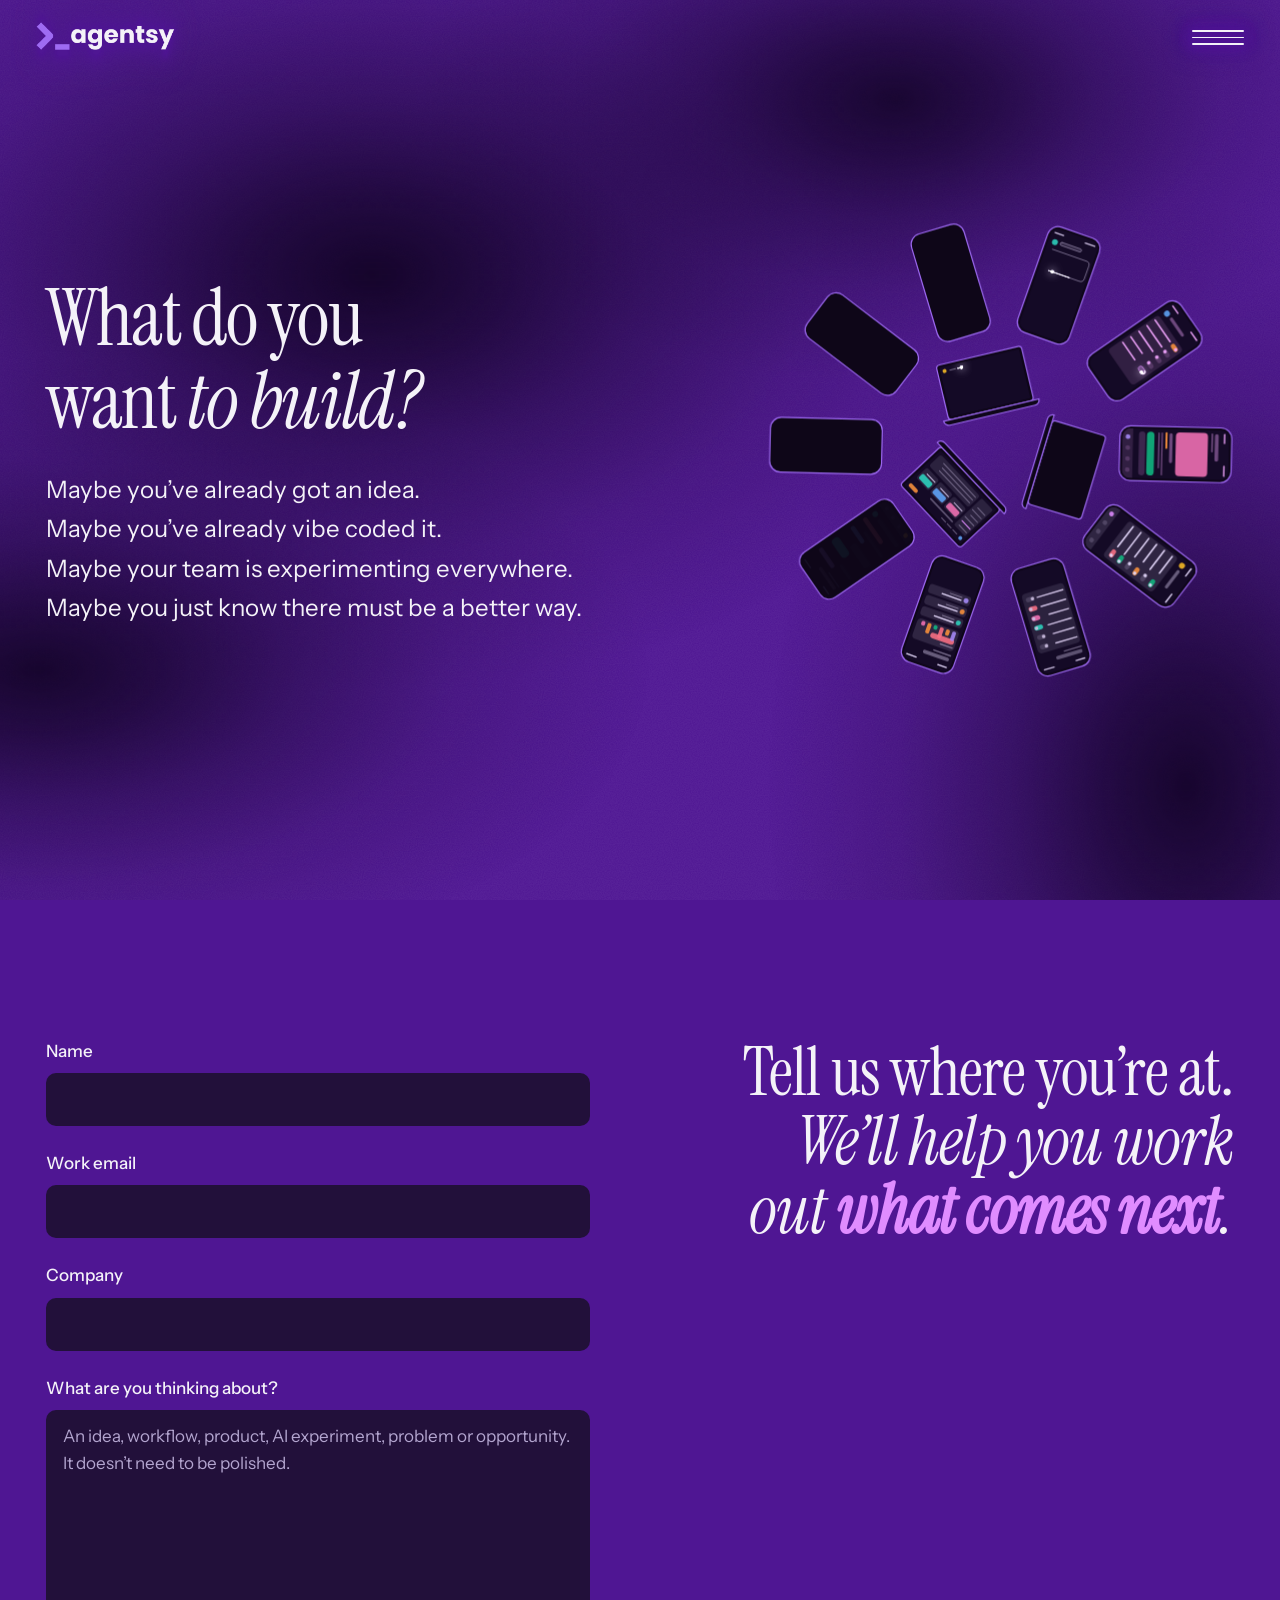
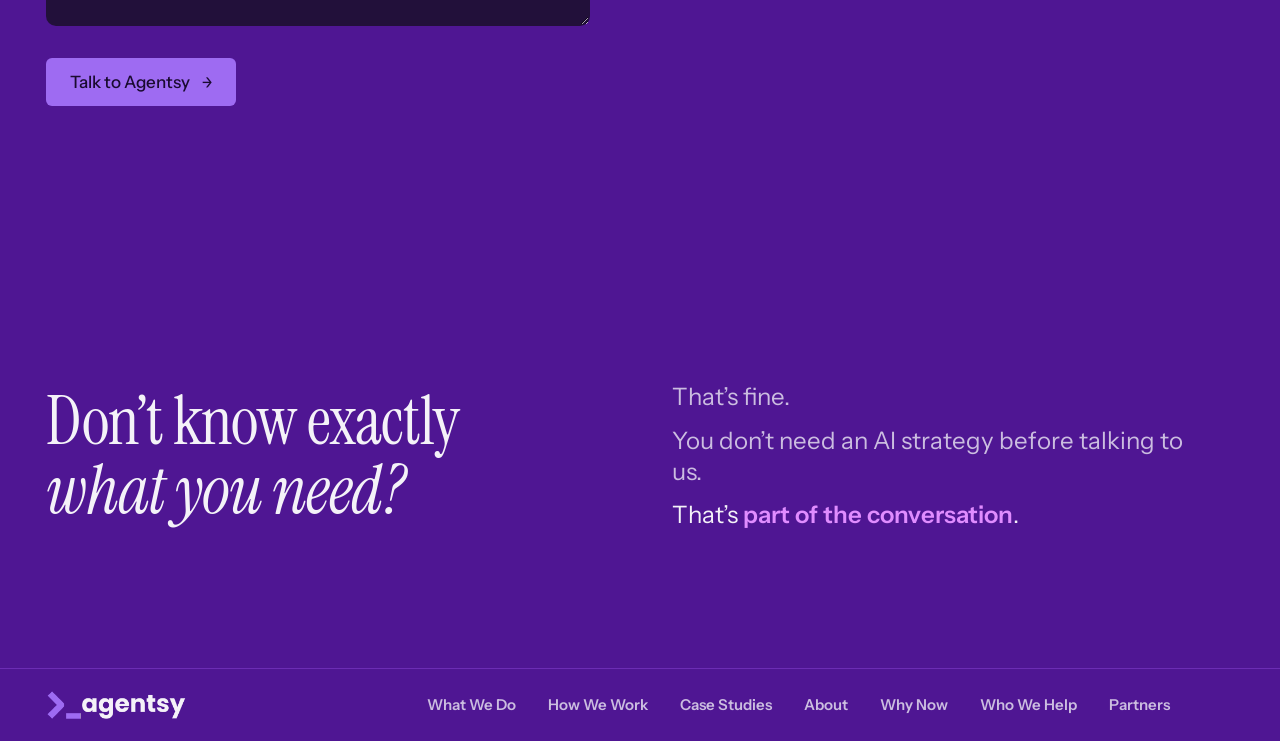
<file: contact.html>
<!doctype html>
<html lang="en-AU">
<head>
  <meta charset="utf-8">
  <meta name="viewport" content="width=device-width, initial-scale=1, viewport-fit=cover">
  <title>Talk to Agentsy</title>
  <meta name="description" content="Tell us where you’re at. We’ll help you work out what comes next.">
  <meta name="theme-color" content="#4f1693">
  <link rel="preconnect" href="https://fonts.googleapis.com">
  <link rel="preconnect" href="https://fonts.gstatic.com" crossorigin>
  <link rel="stylesheet" href="https://fonts.googleapis.com/css2?family=Instrument+Sans:wght@400;500;600&family=Instrument+Serif:ital@0;1&family=JetBrains+Mono:wght@400;500&display=swap">
  <link rel="stylesheet" href="styles.css?v=8c972897">
  <script>
    if (window.matchMedia("(prefers-reduced-motion: no-preference)").matches) document.documentElement.classList.add("has-motion");
    if ("scrollRestoration" in history) history.scrollRestoration = "manual";
    window.name = "";
    if (!location.hash) window.scrollTo(0, 0);
  </script>
  <script src="script.js?v=8c972897" defer></script>
  <script type="module" src="phone-wheel.js?v=8c972897"></script>
</head>
<body id="top">
  <a class="skip-link" href="#main">Skip to content</a>

  <header class="site-header">
    <div class="header-row">
      <a class="brand" href="index.html">
        <span class="logo"><img src="brand/agentsy-logo-white.png" alt="Agentsy" width="1000" height="216"></span>
      </a>
      <details class="nav-menu">
        <summary class="menu-button"><span class="visually-hidden">Menu</span><span class="burger" aria-hidden="true"><span></span><span></span><span></span></span></summary>
        <div class="menu-dim" aria-hidden="true"></div>
        <nav class="menu-panel" aria-label="Main">
          <ul class="menu-links" role="list">
            <li style="--i: 0"><a href="ai-implementation.html">What We Do</a></li>
            <li style="--i: 1"><a href="how-we-work.html">How We Work</a></li>
            <li style="--i: 2"><a href="case-studies.html">Case Studies</a></li>
            <li style="--i: 3"><a href="about.html">About</a></li>
            <li style="--i: 4"><a class="menu-cta" href="contact.html">Talk to Agentsy &rarr;</a></li>
          </ul>
        </nav>
      </details>
    </div>
  </header>

  <main id="main">

    <section class="subpage-hero" aria-labelledby="page-title">
      <div class="hero-phones" data-phone-wheel aria-hidden="true"><canvas></canvas></div>
      <div class="container subpage-hero-body">
        <h1 class="subpage-title" id="page-title">What do you want <span class="italic">to build?</span></h1>
        <div class="subpage-lede lede-equal">
          <p>Maybe you’ve already got an idea.</p>
          <p>Maybe you’ve already vibe coded it.</p>
          <p>Maybe your team is experimenting everywhere.</p>
          <p>Maybe you just know there must be a better way.</p>
        </div>
      </div>
    </section>

    <section class="section flow" aria-labelledby="form-title">
      <div class="container">
        <div class="statement is-end">
          <h2 class="h2 statement-head" id="form-title"><span class="line">Tell us where you’re at.</span> <span class="line italic">We’ll help you work out <span class="say-key">what comes next</span>.</span></h2>
          <form class="statement-body contact-form" aria-labelledby="form-title" action="https://formsubmit.co/tim@agentsy.ai" method="POST" data-send-to="https://formsubmit.co/ajax/tim@agentsy.ai">
            <input type="hidden" name="_subject" value="New enquiry from the Agentsy website">
            <input type="hidden" name="_template" value="table">
            <input class="visually-hidden" type="text" name="_honey" tabindex="-1" autocomplete="off" aria-hidden="true">
            <div class="field">
              <label class="field-label" for="contact-name">Name</label>
              <input class="field-input" id="contact-name" name="name" type="text" autocomplete="name" required>
            </div>
            <div class="field">
              <label class="field-label" for="contact-email">Work email</label>
              <input class="field-input" id="contact-email" name="email" type="email" autocomplete="email" inputmode="email" required>
            </div>
            <div class="field">
              <label class="field-label" for="contact-company">Company</label>
              <input class="field-input" id="contact-company" name="company" type="text" autocomplete="organization">
            </div>
            <div class="field">
              <label class="field-label" for="contact-thinking">What are you thinking about?</label>
              <textarea class="field-input" id="contact-thinking" name="thinking" rows="7" required placeholder="An idea, workflow, product, AI experiment, problem or opportunity. It doesn’t need to be polished."></textarea>
            </div>
            <button class="button button-large" type="submit">Talk to Agentsy <span class="button-arrow" aria-hidden="true">→</span></button>
            <p class="form-status" role="status" aria-live="polite" hidden></p>
          </form>
        </div>
      </div>
    </section>

    <section class="section flow" aria-labelledby="unsure-title">
      <div class="container">
        <div class="statement">
          <h2 class="h2 statement-head" id="unsure-title">Don’t know exactly <span class="italic">what you need?</span></h2>
          <div class="statement-body">
            <p>That’s fine.</p>
            <p>You don’t need an AI strategy before talking to us.</p>
            <p class="statement-end">That’s <span class="say-key">part of the conversation</span>.</p>
          </div>
        </div>
      </div>
    </section>

  </main>

  <footer class="site-footer">
    <div class="container footer-grid">
      <a class="brand" href="index.html">
        <span class="logo"><img src="brand/agentsy-logo-white.png" alt="Agentsy" width="1000" height="216"></span>
      </a>
      <nav aria-label="Footer">
        <ul class="footer-links" role="list">
          <li><a href="ai-implementation.html">What We Do</a></li>
          <li><a href="how-we-work.html">How We Work</a></li>
          <li><a href="case-studies.html">Case Studies</a></li>
          <li><a href="about.html">About</a></li>
          <li><a href="why-ai-now.html">Why Now</a></li>
          <li><a href="who-we-help.html">Who We Help</a></li>
          <li><a href="partners.html">Partners</a></li>
        </ul>
      </nav>
    </div>
  </footer>
  <script>
    // Sends the form in place, so the page stays put: the button says it is sending, then the form
    // says it went, or that it did not and to try again. Without this script the form still posts.
    (() => {
      const form = document.querySelector(".contact-form");
      const status = form?.querySelector(".form-status");
      const button = form?.querySelector("button[type=submit]");
      if (!form || !status || !button || !window.fetch) return;
      const label = button.innerHTML;
      form.addEventListener("submit", async (event) => {
        event.preventDefault();
        button.disabled = true;
        button.textContent = "Sending…";
        status.hidden = true;
        try {
          const response = await fetch(form.dataset.sendTo, {
            method: "POST",
            headers: { "Content-Type": "application/json", Accept: "application/json" },
            body: JSON.stringify(Object.fromEntries(new FormData(form))),
          });
          const reply = await response.json().catch(() => ({}));
          if (!response.ok || String(reply.success) !== "true") throw new Error(reply.message || response.status);
          form.reset();
          form.classList.add("is-sent");
          status.textContent = "Thanks. We’ll be in touch soon.";
        } catch {
          status.textContent = "That didn’t send. Please try again in a moment.";
        } finally {
          status.hidden = false;
          button.disabled = false;
          button.innerHTML = label;
        }
      });
    })();
  </script>
</body>
</html>
</file>
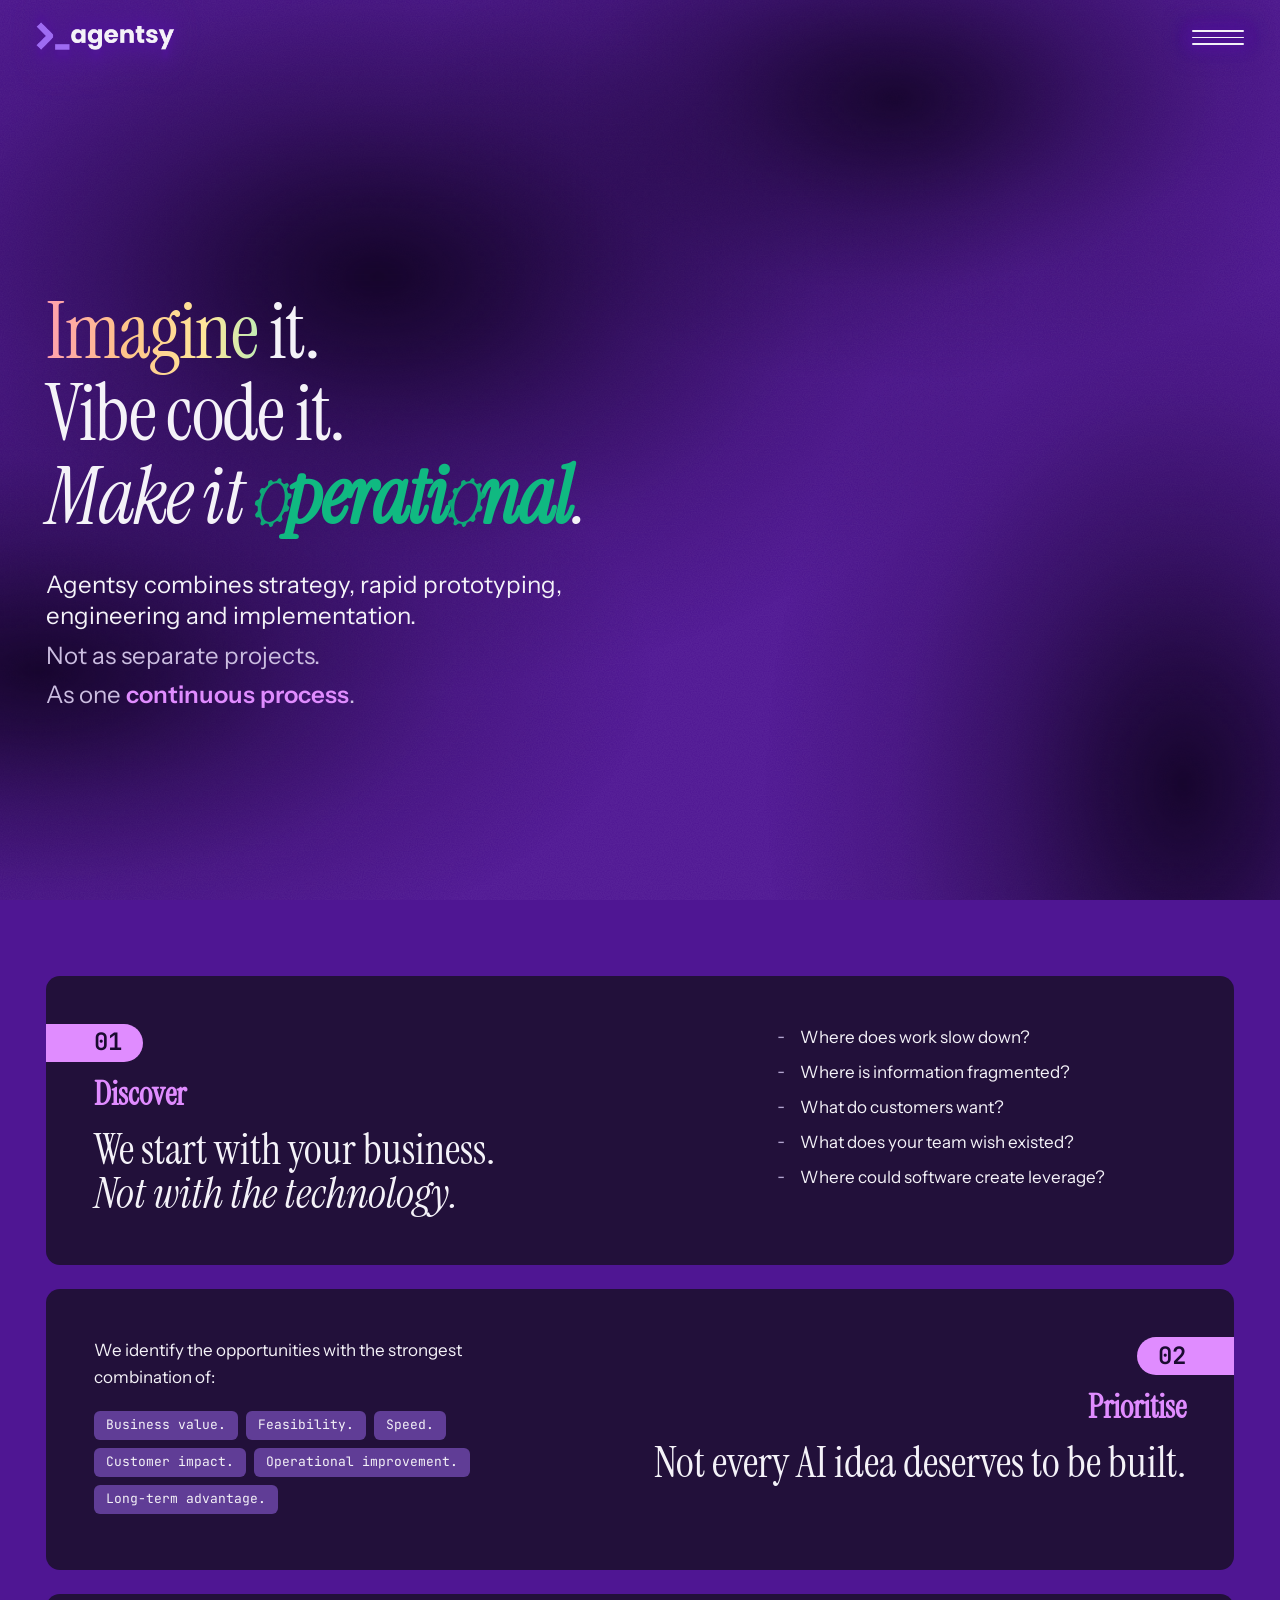
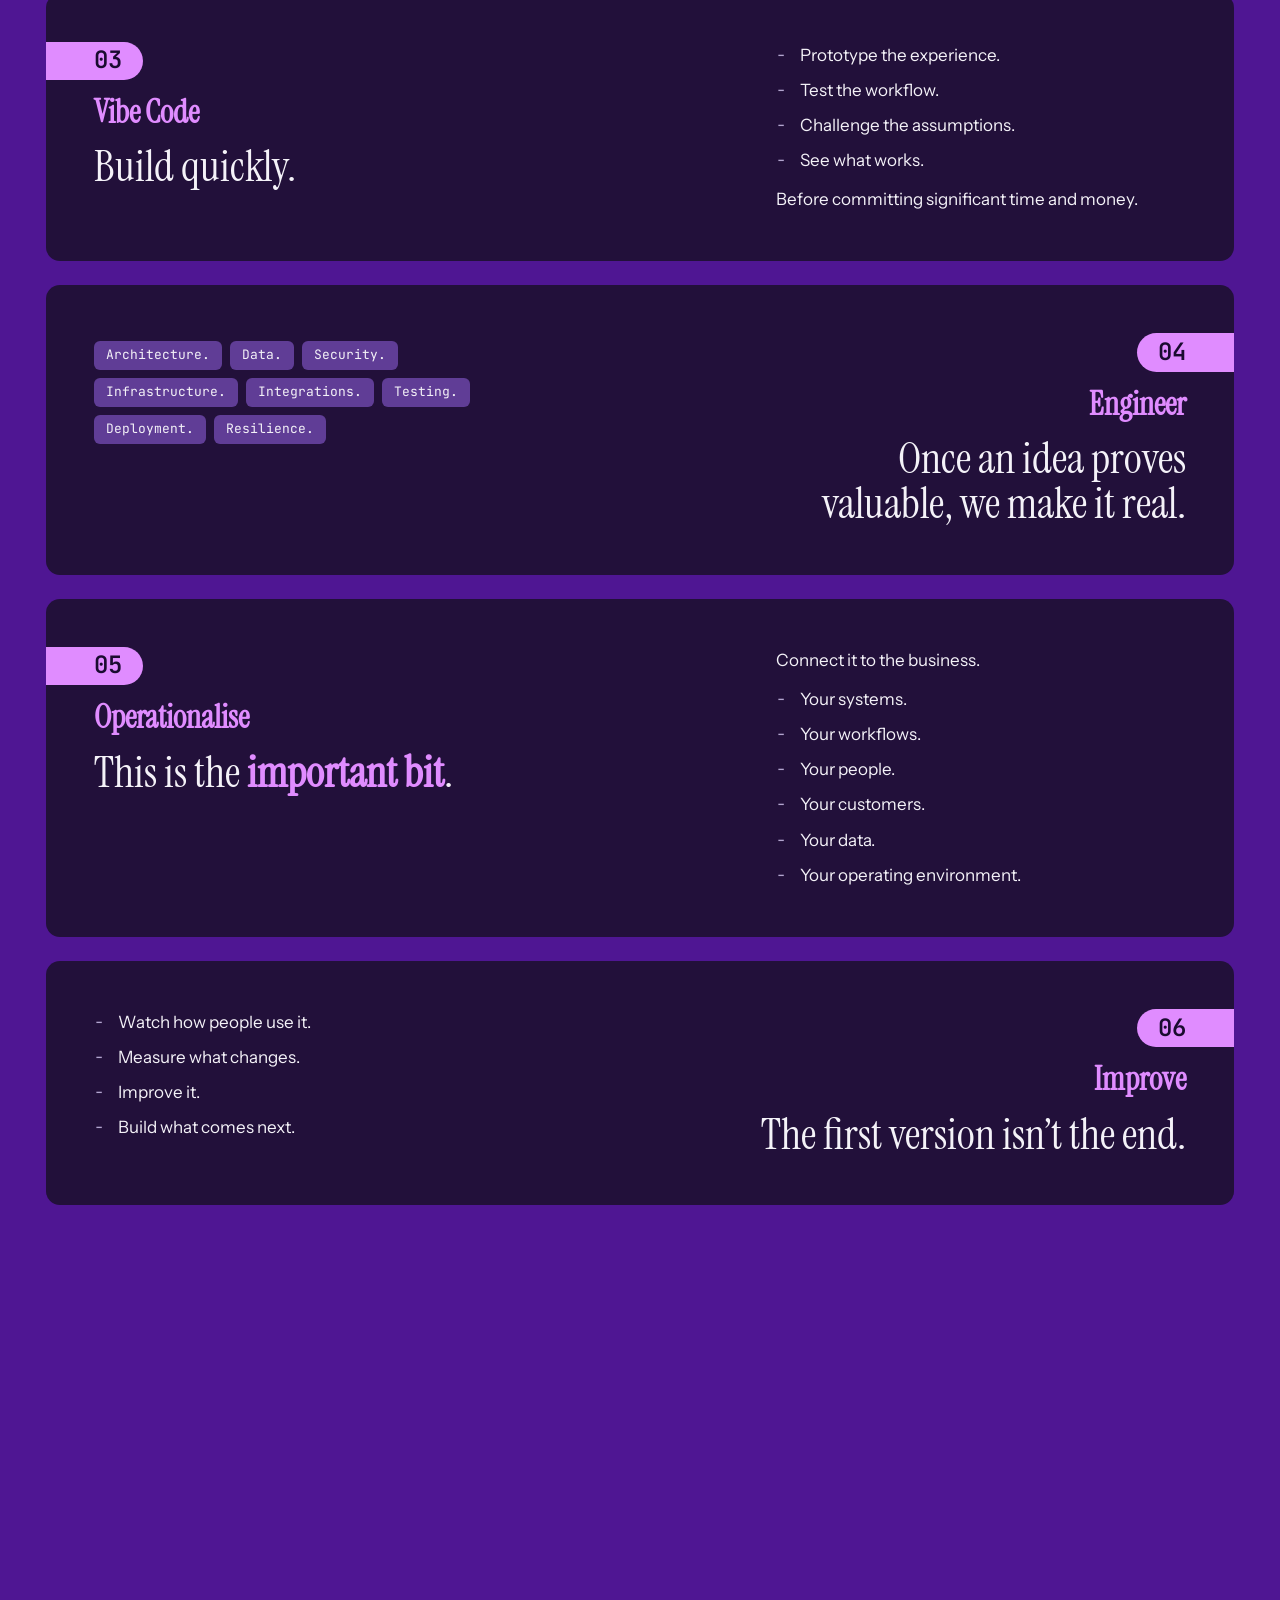
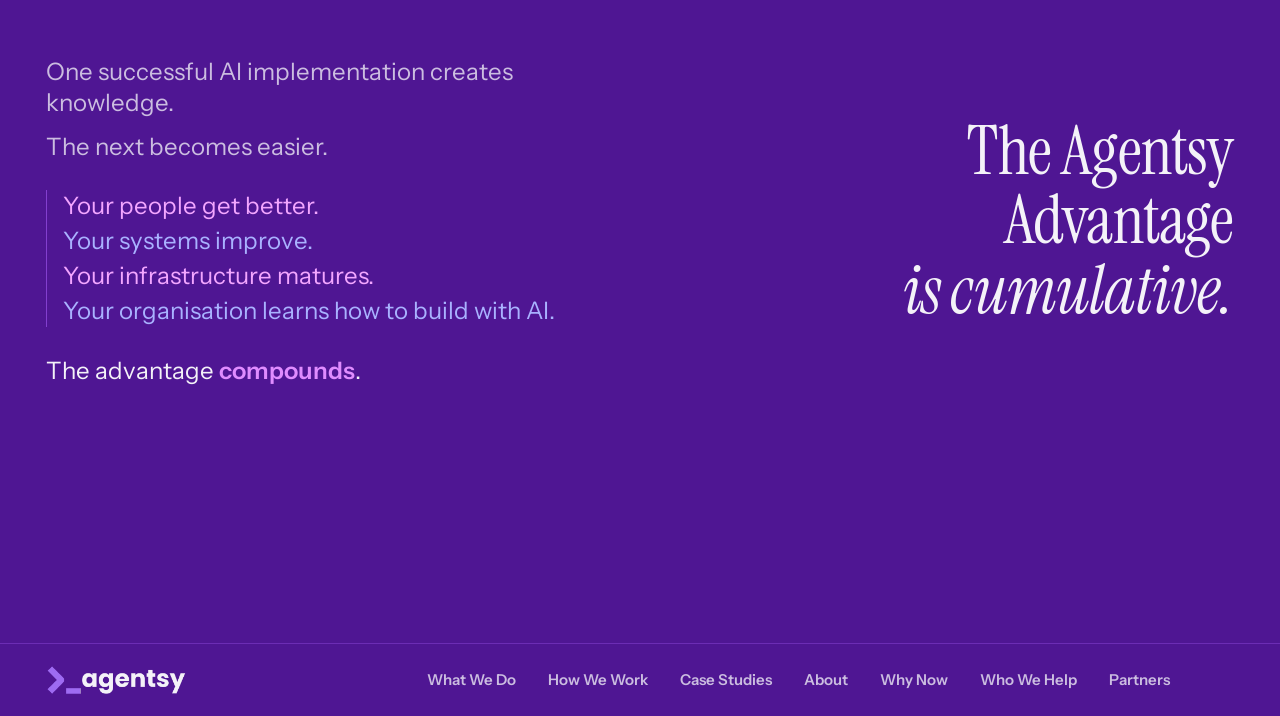
<file: how-we-work.html>
<!doctype html>
<html lang="en-AU">
<head>
  <meta charset="utf-8">
  <meta name="viewport" content="width=device-width, initial-scale=1, viewport-fit=cover">
  <title>How Agentsy Implements AI</title>
  <meta name="description" content="Agentsy combines strategy, rapid prototyping, engineering and implementation. Not as separate projects. As one continuous process.">
  <meta name="theme-color" content="#4f1693">
  <link rel="preconnect" href="https://fonts.googleapis.com">
  <link rel="preconnect" href="https://fonts.gstatic.com" crossorigin>
  <link rel="stylesheet" href="https://fonts.googleapis.com/css2?family=Instrument+Sans:wght@400;500;600&family=Instrument+Serif:ital@0;1&family=JetBrains+Mono:wght@400;500&display=swap">
  <link rel="stylesheet" href="styles.css?v=8c972897">
  <script>
    if (window.matchMedia("(prefers-reduced-motion: no-preference)").matches) document.documentElement.classList.add("has-motion");
    if ("scrollRestoration" in history) history.scrollRestoration = "manual";
    window.name = "";
    if (!location.hash) window.scrollTo(0, 0);
  </script>
  <script src="script.js?v=8c972897" defer></script>
  <script type="module" src="title-cogs.js?v=8c972897"></script>
  <noscript><style>.cog-o { color: inherit; }</style></noscript>
</head>
<body id="top">
  <a class="skip-link" href="#main">Skip to content</a>

  <header class="site-header">
    <div class="header-row">
      <a class="brand" href="index.html">
        <span class="logo"><img src="brand/agentsy-logo-white.png" alt="Agentsy" width="1000" height="216"></span>
      </a>
      <details class="nav-menu">
        <summary class="menu-button"><span class="visually-hidden">Menu</span><span class="burger" aria-hidden="true"><span></span><span></span><span></span></span></summary>
        <div class="menu-dim" aria-hidden="true"></div>
        <nav class="menu-panel" aria-label="Main">
          <ul class="menu-links" role="list">
            <li style="--i: 0"><a href="ai-implementation.html">What We Do</a></li>
            <li style="--i: 1"><a href="how-we-work.html">How We Work</a></li>
            <li style="--i: 2"><a href="case-studies.html">Case Studies</a></li>
            <li style="--i: 3"><a href="about.html">About</a></li>
            <li style="--i: 4"><a class="menu-cta" href="contact.html">Talk to Agentsy &rarr;</a></li>
          </ul>
        </nav>
      </details>
    </div>
  </header>

  <main id="main">

    <section class="subpage-hero" aria-labelledby="page-title">
      <div class="container subpage-hero-body">
        <h1 class="subpage-title" id="page-title"><span class="line"><span class="rainbow-word">Imagine</span> it.</span> <span class="line"><span class="hop-word">Vibe</span> <span class="hop-word hop-mirror">code</span> it.</span> <span class="line italic">Make it <span class="green-key"><span class="cog-o" data-cog-o>o</span>perati<span class="cog-o" data-cog-o>o</span>nal</span>.</span></h1>
        <div class="subpage-lede">
          <p>Agentsy combines strategy, rapid prototyping, engineering and implementation.</p>
          <p>Not as separate projects.</p>
          <p>As one <span class="say-key">continuous process</span>.</p>
        </div>
      </div>
    </section>

    <section class="section flow" id="steps">
      <div class="container">
        <ol class="service-list" role="list">
          <li class="service" id="discover">
            <div class="service-head">
              <p class="service-num">01</p>
              <h2 class="service-name">Discover</h2>
              <p class="service-tag"><span>We start with your business.</span> <span class="italic">Not with the technology.</span></p>
            </div>
            <div class="service-body">
              <ul class="dash-list" role="list">
                <li>Where does work slow down?</li>
                <li>Where is information fragmented?</li>
                <li>What do customers want?</li>
                <li>What does your team wish existed?</li>
                <li>Where could software create leverage?</li>
              </ul>
            </div>
          </li>
          <li class="service" id="prioritise">
            <div class="service-head">
              <p class="service-num">02</p>
              <h2 class="service-name">Prioritise</h2>
              <p class="service-tag">Not every AI idea deserves to be built.</p>
            </div>
            <div class="service-body">
              <p>We identify the opportunities with the strongest combination of:</p>
              <ul class="places" role="list">
                <li>Business value.</li>
                <li>Feasibility.</li>
                <li>Speed.</li>
                <li>Customer impact.</li>
                <li>Operational improvement.</li>
                <li>Long-term advantage.</li>
              </ul>
            </div>
          </li>
          <li class="service" id="vibe-code">
            <div class="service-head">
              <p class="service-num">03</p>
              <h2 class="service-name">Vibe Code</h2>
              <p class="service-tag">Build quickly.</p>
            </div>
            <div class="service-body">
              <ul class="dash-list" role="list">
                <li>Prototype the experience.</li>
                <li>Test the workflow.</li>
                <li>Challenge the assumptions.</li>
                <li>See what works.</li>
              </ul>
              <p>Before committing significant time and money.</p>
            </div>
          </li>
          <li class="service" id="engineer">
            <div class="service-head">
              <p class="service-num">04</p>
              <h2 class="service-name">Engineer</h2>
              <p class="service-tag">Once an idea proves valuable, we make it real.</p>
            </div>
            <div class="service-body">
              <ul class="places" role="list">
                <li>Architecture.</li>
                <li>Data.</li>
                <li>Security.</li>
                <li>Infrastructure.</li>
                <li>Integrations.</li>
                <li>Testing.</li>
                <li>Deployment.</li>
                <li>Resilience.</li>
              </ul>
            </div>
          </li>
          <li class="service" id="operationalise">
            <div class="service-head">
              <p class="service-num">05</p>
              <h2 class="service-name">Operationalise</h2>
              <p class="service-tag"><span>This is the <span class="say-key">important bit</span>.</span></p>
            </div>
            <div class="service-body">
              <p>Connect it to the business.</p>
              <ul class="dash-list" role="list">
                <li>Your systems.</li>
                <li>Your workflows.</li>
                <li>Your people.</li>
                <li>Your customers.</li>
                <li>Your data.</li>
                <li>Your operating environment.</li>
              </ul>
            </div>
          </li>
          <li class="service" id="improve">
            <div class="service-head">
              <p class="service-num">06</p>
              <h2 class="service-name">Improve</h2>
              <p class="service-tag">The first version isn’t the end.</p>
            </div>
            <div class="service-body">
              <ul class="dash-list" role="list">
                <li>Watch how people use it.</li>
                <li>Measure what changes.</li>
                <li>Improve it.</li>
                <li>Build what comes next.</li>
              </ul>
            </div>
          </li>
        </ol>
      </div>
    </section>

    <section class="section flow full-screen" id="cumulative" aria-labelledby="cumulative-title">
      <div class="container">
        <div class="statement is-end">
          <h2 class="h2 statement-head" id="cumulative-title"><span class="line">The Agentsy Advantage</span> <span class="line italic">is cumulative.</span></h2>
          <div class="statement-body">
            <p>One successful AI implementation creates knowledge.</p>
            <p>The next becomes easier.</p>
            <ul class="stacked" role="list">
              <li>Your people get better.</li>
              <li>Your systems improve.</li>
              <li>Your infrastructure matures.</li>
              <li>Your organisation learns how to build with AI.</li>
            </ul>
            <p class="statement-end">The advantage <span class="say-key">compounds</span>.</p>
          </div>
        </div>
      </div>
    </section>

  </main>

  <footer class="site-footer">
    <div class="container footer-grid">
      <a class="brand" href="index.html">
        <span class="logo"><img src="brand/agentsy-logo-white.png" alt="Agentsy" width="1000" height="216"></span>
      </a>
      <nav aria-label="Footer">
        <ul class="footer-links" role="list">
          <li><a href="ai-implementation.html">What We Do</a></li>
          <li><a href="how-we-work.html">How We Work</a></li>
          <li><a href="case-studies.html">Case Studies</a></li>
          <li><a href="about.html">About</a></li>
          <li><a href="why-ai-now.html">Why Now</a></li>
          <li><a href="who-we-help.html">Who We Help</a></li>
          <li><a href="partners.html">Partners</a></li>
        </ul>
      </nav>
    </div>
  </footer>
</body>
</html>
</file>
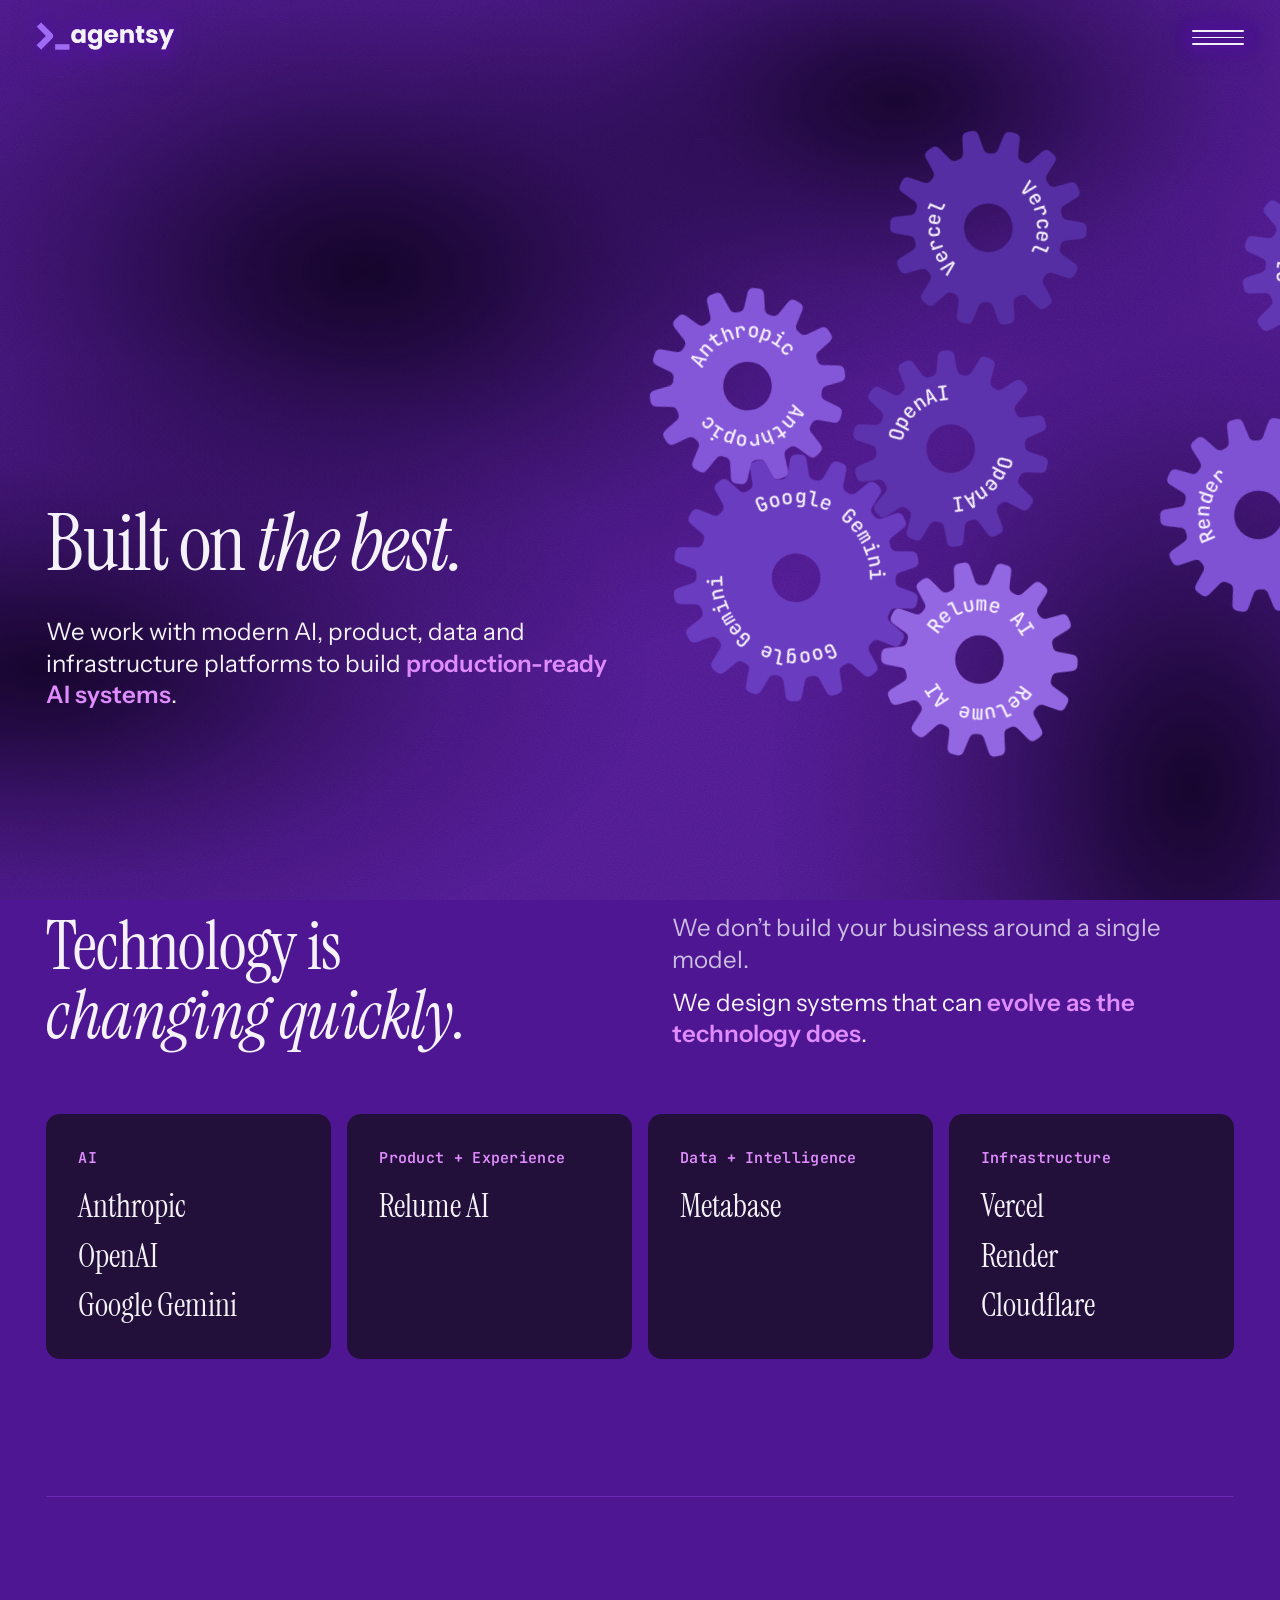
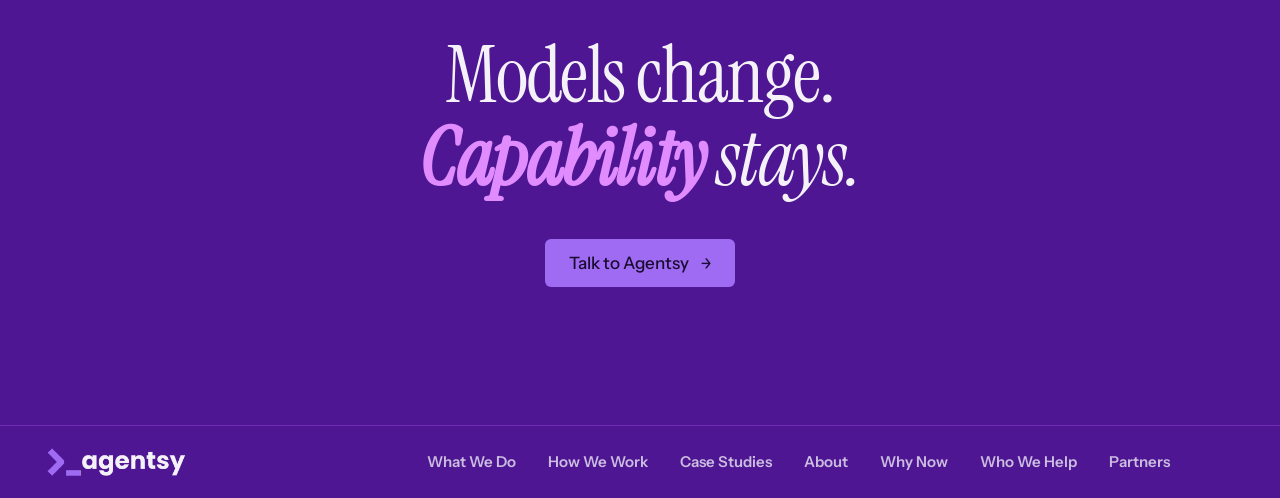
<file: partners.html>
<!doctype html>
<html lang="en-AU">
<head>
  <meta charset="utf-8">
  <meta name="viewport" content="width=device-width, initial-scale=1, viewport-fit=cover">
  <title>Technology &amp; Partners | Agentsy</title>
  <meta name="description" content="We work with modern AI, product, data and infrastructure platforms to build production-ready AI systems.">
  <meta name="theme-color" content="#4f1693">
  <link rel="preconnect" href="https://fonts.googleapis.com">
  <link rel="preconnect" href="https://fonts.gstatic.com" crossorigin>
  <link rel="stylesheet" href="https://fonts.googleapis.com/css2?family=Instrument+Sans:wght@400;500;600&family=Instrument+Serif:ital@0;1&family=JetBrains+Mono:wght@400;500&display=swap">
  <link rel="stylesheet" href="styles.css?v=8c972897">
  <script>
    if (window.matchMedia("(prefers-reduced-motion: no-preference)").matches) document.documentElement.classList.add("has-motion");
    if ("scrollRestoration" in history) history.scrollRestoration = "manual";
    window.name = "";
    if (!location.hash) window.scrollTo(0, 0);
  </script>
  <script src="script.js?v=8c972897" defer></script>
  <script type="module" src="partner-cogs.js?v=8c972897"></script>
</head>
<body id="top">
  <a class="skip-link" href="#main">Skip to content</a>

  <header class="site-header">
    <div class="header-row">
      <a class="brand" href="index.html">
        <span class="logo"><img src="brand/agentsy-logo-white.png" alt="Agentsy" width="1000" height="216"></span>
      </a>
      <details class="nav-menu">
        <summary class="menu-button"><span class="visually-hidden">Menu</span><span class="burger" aria-hidden="true"><span></span><span></span><span></span></span></summary>
        <div class="menu-dim" aria-hidden="true"></div>
        <nav class="menu-panel" aria-label="Main">
          <ul class="menu-links" role="list">
            <li style="--i: 0"><a href="ai-implementation.html">What We Do</a></li>
            <li style="--i: 1"><a href="how-we-work.html">How We Work</a></li>
            <li style="--i: 2"><a href="case-studies.html">Case Studies</a></li>
            <li style="--i: 3"><a href="about.html">About</a></li>
            <li style="--i: 4"><a class="menu-cta" href="contact.html">Talk to Agentsy &rarr;</a></li>
          </ul>
        </nav>
      </details>
    </div>
  </header>

  <main id="main">

    <section class="subpage-hero" aria-labelledby="page-title">
      <div class="hero-cogs" data-cogs data-cogs-most="2" data-cogs-around=".subpage-hero-body" aria-hidden="true">
        <ul hidden>
          <li>Anthropic</li>
          <li>OpenAI</li>
          <li>Google Gemini</li>
          <li>Relume AI</li>
          <li>Metabase</li>
          <li>Vercel</li>
          <li>Render</li>
          <li>Cloudflare</li>
        </ul>
      </div>
      <div class="container subpage-hero-body">
        <h1 class="subpage-title" id="page-title">Built on <span class="italic">the best.</span></h1>
        <div class="subpage-lede">
          <p>We work with modern AI, product, data and infrastructure platforms to build <span class="say-key">production-ready AI systems</span>.</p>
        </div>
      </div>
    </section>

    <section class="section flow" aria-labelledby="change-title">
      <div class="container">
        <div class="statement">
          <h2 class="h2 statement-head" id="change-title">Technology is <span class="italic">changing quickly.</span></h2>
          <div class="statement-body">
            <p>We don’t build your business around a single model.</p>
            <p class="statement-end">We design systems that can <span class="say-key">evolve as the technology does</span>.</p>
          </div>
        </div>
        <ul class="platforms" role="list">
          <li class="platform-group">
            <h3 class="platform-group-name">AI</h3>
            <ul class="platform-names" role="list">
              <li>Anthropic</li>
              <li>OpenAI</li>
              <li>Google Gemini</li>
            </ul>
          </li>
          <li class="platform-group">
            <h3 class="platform-group-name">Product + Experience</h3>
            <ul class="platform-names" role="list">
              <li>Relume AI</li>
            </ul>
          </li>
          <li class="platform-group">
            <h3 class="platform-group-name">Data + Intelligence</h3>
            <ul class="platform-names" role="list">
              <li>Metabase</li>
            </ul>
          </li>
          <li class="platform-group">
            <h3 class="platform-group-name">Infrastructure</h3>
            <ul class="platform-names" role="list">
              <li>Vercel</li>
              <li>Render</li>
              <li>Cloudflare</li>
            </ul>
          </li>
        </ul>
      </div>
    </section>

    <section class="section subpage-cta full-screen is-divided" aria-labelledby="cta-title">
      <div class="container">
        <h2 class="subpage-cta-title" id="cta-title">Models change. <span class="italic"><span class="say-key">Capability</span> stays.</span></h2>
        <a class="button button-large" href="contact.html">Talk to Agentsy <span class="button-arrow" aria-hidden="true">→</span></a>
      </div>
    </section>

  </main>

  <footer class="site-footer">
    <div class="container footer-grid">
      <a class="brand" href="index.html">
        <span class="logo"><img src="brand/agentsy-logo-white.png" alt="Agentsy" width="1000" height="216"></span>
      </a>
      <nav aria-label="Footer">
        <ul class="footer-links" role="list">
          <li><a href="ai-implementation.html">What We Do</a></li>
          <li><a href="how-we-work.html">How We Work</a></li>
          <li><a href="case-studies.html">Case Studies</a></li>
          <li><a href="about.html">About</a></li>
          <li><a href="why-ai-now.html">Why Now</a></li>
          <li><a href="who-we-help.html">Who We Help</a></li>
          <li><a href="partners.html">Partners</a></li>
        </ul>
      </nav>
    </div>
  </footer>
</body>
</html>
</file>
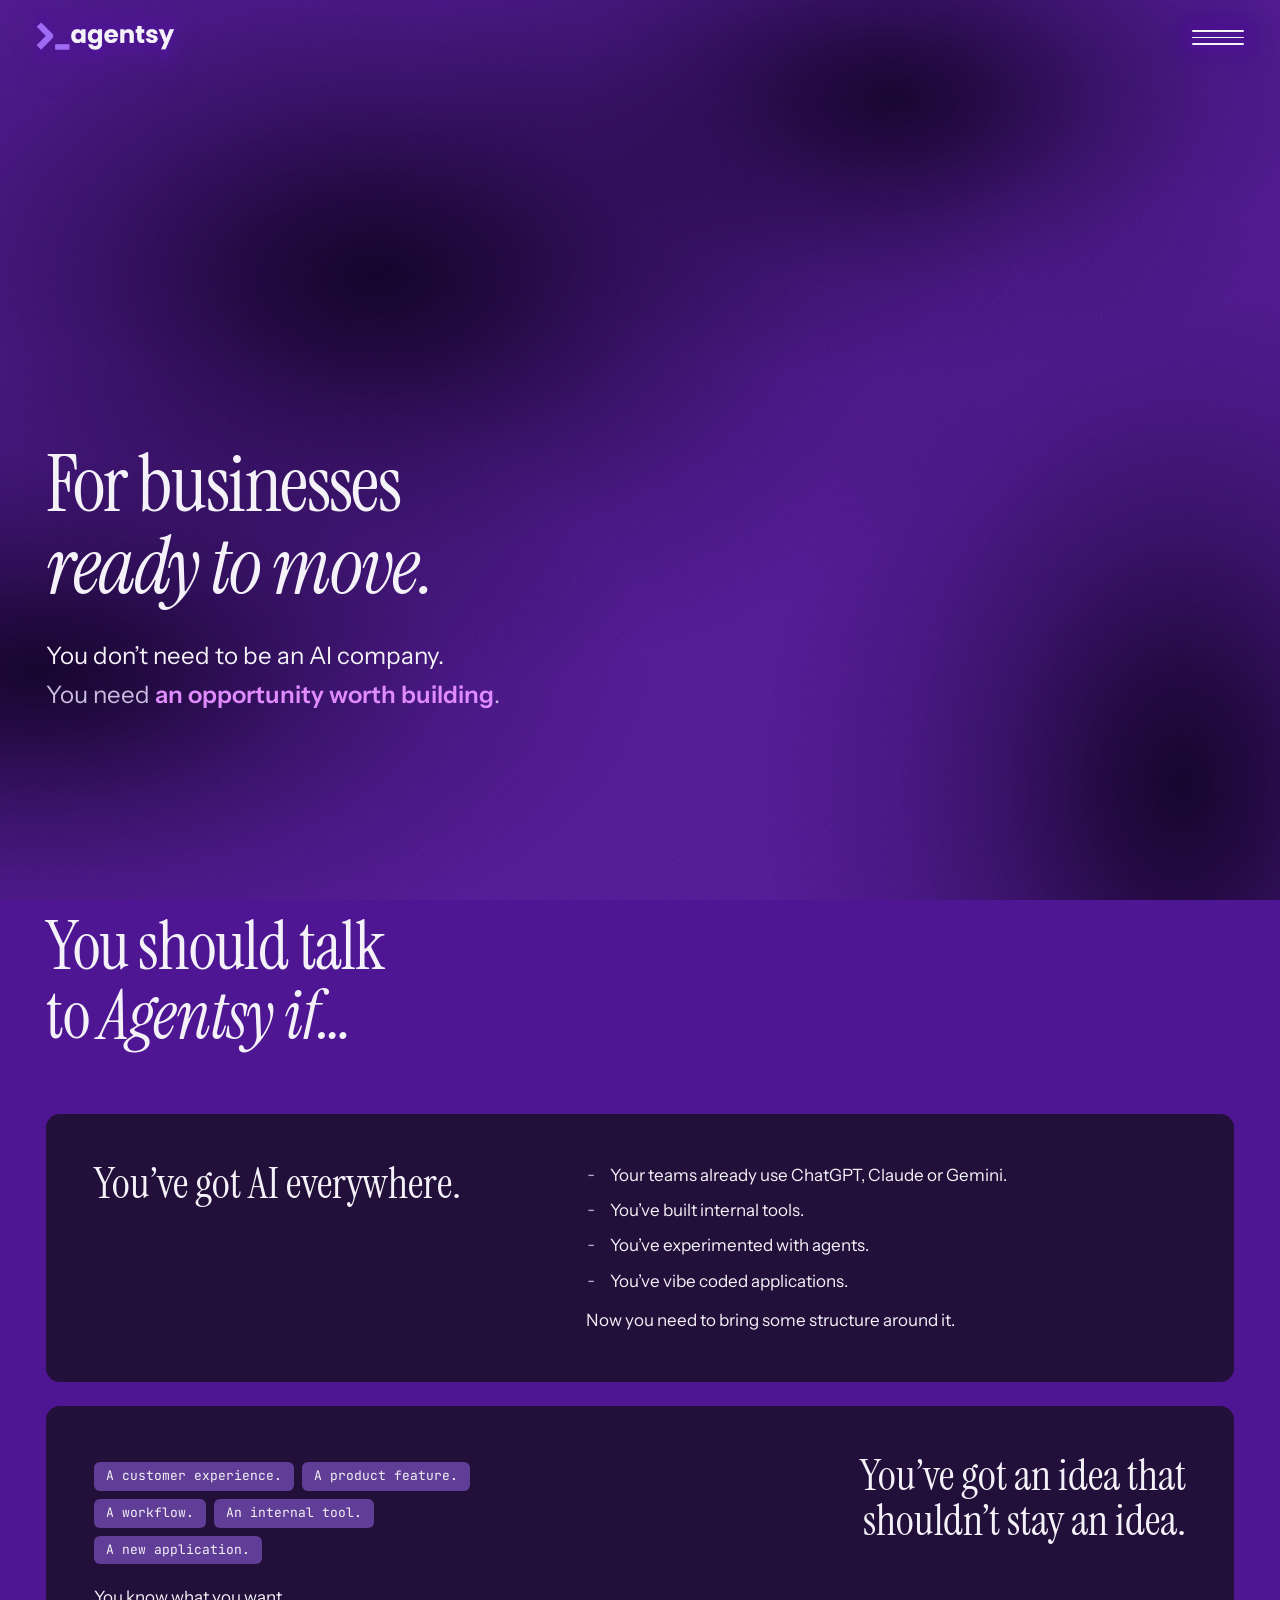
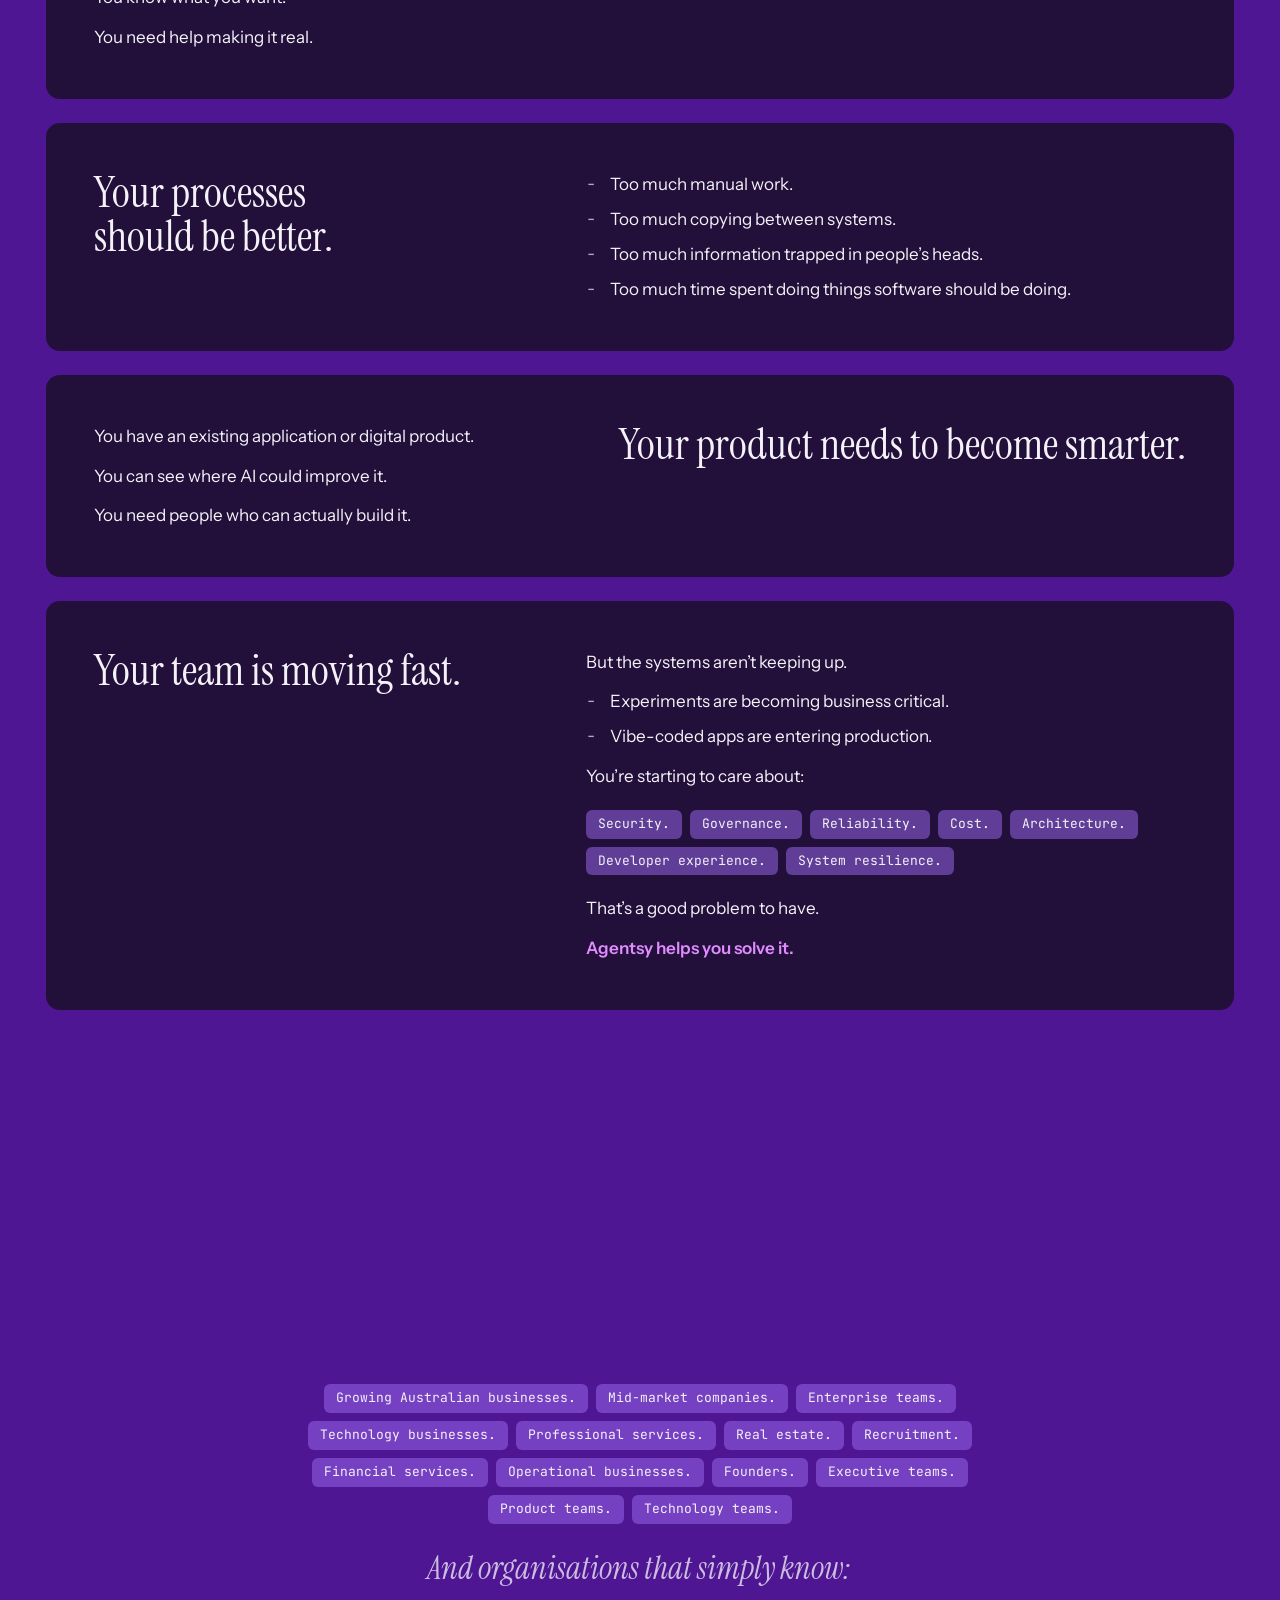
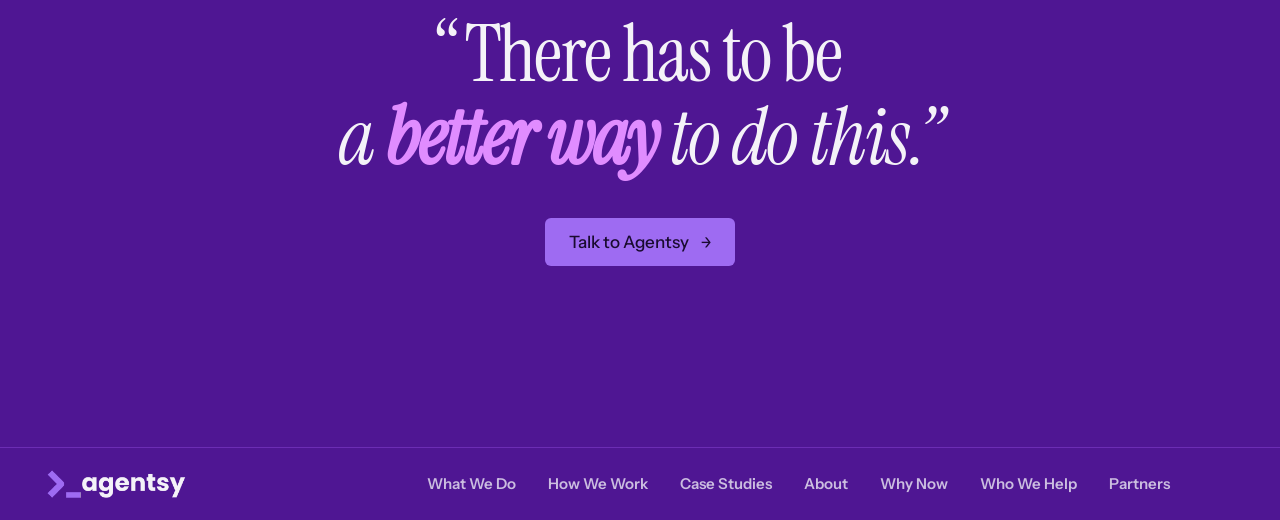
<file: who-we-help.html>
<!doctype html>
<html lang="en-AU">
<head>
  <meta charset="utf-8">
  <meta name="viewport" content="width=device-width, initial-scale=1, viewport-fit=cover">
  <title>AI Implementation for Australian Businesses | Agentsy</title>
  <meta name="description" content="You don’t need to be an AI company. You need an opportunity worth building.">
  <meta name="theme-color" content="#4f1693">
  <link rel="preconnect" href="https://fonts.googleapis.com">
  <link rel="preconnect" href="https://fonts.gstatic.com" crossorigin>
  <link rel="stylesheet" href="https://fonts.googleapis.com/css2?family=Instrument+Sans:wght@400;500;600&family=Instrument+Serif:ital@0;1&family=JetBrains+Mono:wght@400;500&display=swap">
  <link rel="stylesheet" href="styles.css?v=8c972897">
  <script>
    if (window.matchMedia("(prefers-reduced-motion: no-preference)").matches) document.documentElement.classList.add("has-motion");
    if ("scrollRestoration" in history) history.scrollRestoration = "manual";
    window.name = "";
    if (!location.hash) window.scrollTo(0, 0);
  </script>
  <script src="script.js?v=8c972897" defer></script>
</head>
<body id="top">
  <a class="skip-link" href="#main">Skip to content</a>

  <header class="site-header">
    <div class="header-row">
      <a class="brand" href="index.html">
        <span class="logo"><img src="brand/agentsy-logo-white.png" alt="Agentsy" width="1000" height="216"></span>
      </a>
      <details class="nav-menu">
        <summary class="menu-button"><span class="visually-hidden">Menu</span><span class="burger" aria-hidden="true"><span></span><span></span><span></span></span></summary>
        <div class="menu-dim" aria-hidden="true"></div>
        <nav class="menu-panel" aria-label="Main">
          <ul class="menu-links" role="list">
            <li style="--i: 0"><a href="ai-implementation.html">What We Do</a></li>
            <li style="--i: 1"><a href="how-we-work.html">How We Work</a></li>
            <li style="--i: 2"><a href="case-studies.html">Case Studies</a></li>
            <li style="--i: 3"><a href="about.html">About</a></li>
            <li style="--i: 4"><a class="menu-cta" href="contact.html">Talk to Agentsy &rarr;</a></li>
          </ul>
        </nav>
      </details>
    </div>
  </header>

  <main id="main">

    <section class="subpage-hero" aria-labelledby="page-title">
      <div class="container subpage-hero-body">
        <h1 class="subpage-title" id="page-title">For businesses <span class="italic">ready to move.</span></h1>
        <div class="subpage-lede">
          <p>You don’t need to be an AI company.</p>
          <p>You need <span class="say-key">an opportunity worth building</span>.</p>
        </div>
      </div>
    </section>

    <section class="section flow" aria-labelledby="talk-title">
      <div class="container">
        <h2 class="h2" id="talk-title">You should talk to <span class="italic">Agentsy if…</span></h2>
        <ol class="service-list" role="list">
          <li class="service">
            <div class="service-head">
              <h3 class="h3 service-tag">You’ve got AI everywhere.</h3>
            </div>
            <div class="service-body">
              <ul class="dash-list" role="list">
                <li>Your teams already use ChatGPT, Claude or Gemini.</li>
                <li>You’ve built internal tools.</li>
                <li>You’ve experimented with agents.</li>
                <li>You’ve vibe coded applications.</li>
              </ul>
              <p>Now you need to bring some structure around it.</p>
            </div>
          </li>
          <li class="service">
            <div class="service-head">
              <h3 class="h3 service-tag">You’ve got an idea that shouldn’t stay an idea.</h3>
            </div>
            <div class="service-body">
              <ul class="places" role="list">
                <li>A customer experience.</li>
                <li>A product feature.</li>
                <li>A workflow.</li>
                <li>An internal tool.</li>
                <li>A new application.</li>
              </ul>
              <p>You know what you want.</p>
              <p>You need help making it real.</p>
            </div>
          </li>
          <li class="service">
            <div class="service-head">
              <h3 class="h3 service-tag">Your processes should be better.</h3>
            </div>
            <div class="service-body">
              <ul class="dash-list" role="list">
                <li>Too much manual work.</li>
                <li>Too much copying between systems.</li>
                <li>Too much information trapped in people’s heads.</li>
                <li>Too much time spent doing things software should be doing.</li>
              </ul>
            </div>
          </li>
          <li class="service">
            <div class="service-head">
              <h3 class="h3 service-tag">Your product needs to become smarter.</h3>
            </div>
            <div class="service-body">
              <p>You have an existing application or digital product.</p>
              <p>You can see where AI could improve it.</p>
              <p>You need people who can actually build it.</p>
            </div>
          </li>
          <li class="service">
            <div class="service-head">
              <h3 class="h3 service-tag">Your team is moving fast.</h3>
            </div>
            <div class="service-body">
              <p>But the systems aren’t keeping up.</p>
              <ul class="dash-list" role="list">
                <li>Experiments are becoming business critical.</li>
                <li>Vibe-coded apps are entering production.</li>
              </ul>
              <p>You’re starting to care about:</p>
              <ul class="places" role="list">
                <li>Security.</li>
                <li>Governance.</li>
                <li>Reliability.</li>
                <li>Cost.</li>
                <li>Architecture.</li>
                <li>Developer experience.</li>
                <li>System resilience.</li>
              </ul>
              <p>That’s a good problem to have.</p>
              <p><span class="say-key">Agentsy helps you solve it.</span></p>
            </div>
          </li>
        </ol>
      </div>
    </section>

    <section class="section subpage-cta full-screen" aria-labelledby="cta-title">
      <div class="container">
        <div class="flow-narrow">
          <ul class="places" role="list">
            <li>Growing Australian businesses.</li>
            <li>Mid-market companies.</li>
            <li>Enterprise teams.</li>
            <li>Technology businesses.</li>
            <li>Professional services.</li>
            <li>Real estate.</li>
            <li>Recruitment.</li>
            <li>Financial services.</li>
            <li>Operational businesses.</li>
            <li>Founders.</li>
            <li>Executive teams.</li>
            <li>Product teams.</li>
            <li>Technology teams.</li>
          </ul>
        </div>
        <p class="subpage-cta-sub">And organisations that simply know:</p>
        <h2 class="subpage-cta-title" id="cta-title"><span>“There has to be</span> <span class="italic">a <span class="say-key">better way</span> to do this.”</span></h2>
        <a class="button button-large" href="contact.html">Talk to Agentsy <span class="button-arrow" aria-hidden="true">→</span></a>
      </div>
    </section>

  </main>

  <footer class="site-footer">
    <div class="container footer-grid">
      <a class="brand" href="index.html">
        <span class="logo"><img src="brand/agentsy-logo-white.png" alt="Agentsy" width="1000" height="216"></span>
      </a>
      <nav aria-label="Footer">
        <ul class="footer-links" role="list">
          <li><a href="ai-implementation.html">What We Do</a></li>
          <li><a href="how-we-work.html">How We Work</a></li>
          <li><a href="case-studies.html">Case Studies</a></li>
          <li><a href="about.html">About</a></li>
          <li><a href="why-ai-now.html">Why Now</a></li>
          <li><a href="who-we-help.html">Who We Help</a></li>
          <li><a href="partners.html">Partners</a></li>
        </ul>
      </nav>
    </div>
  </footer>
</body>
</html>
</file>
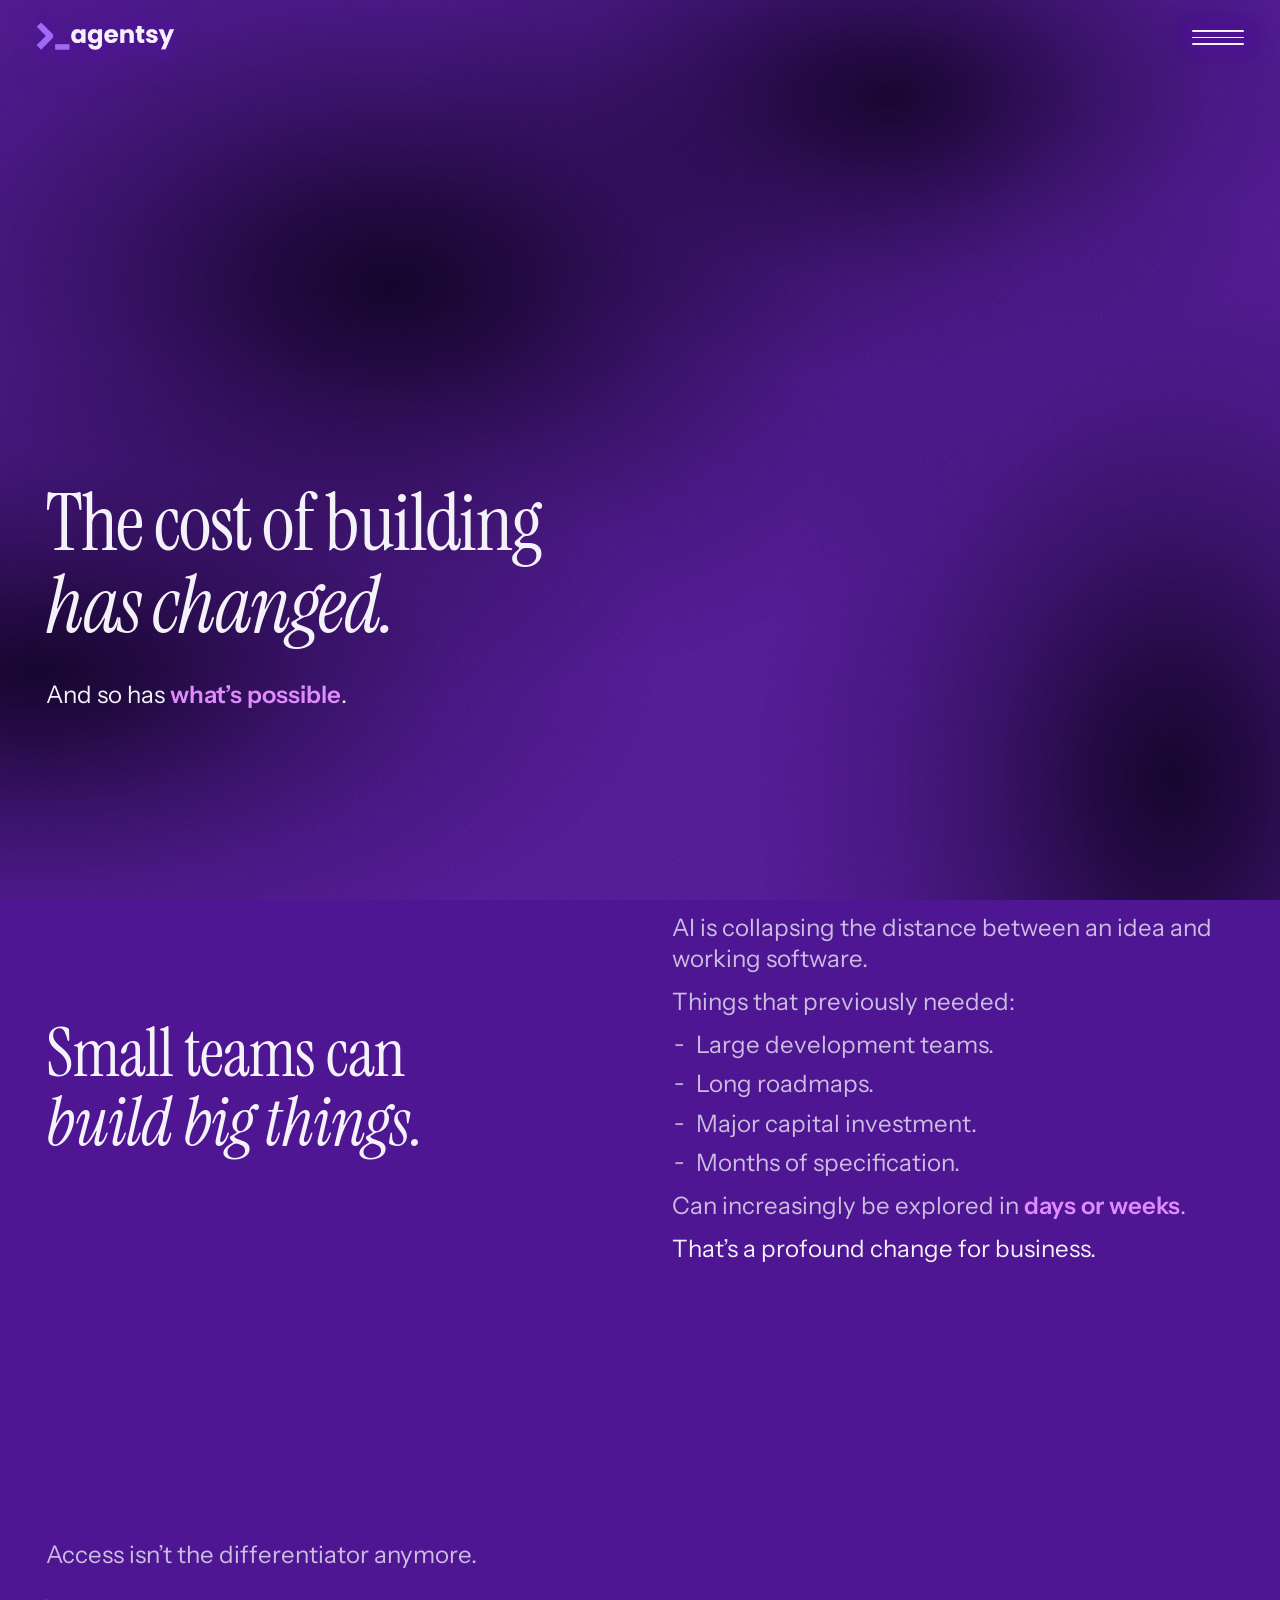
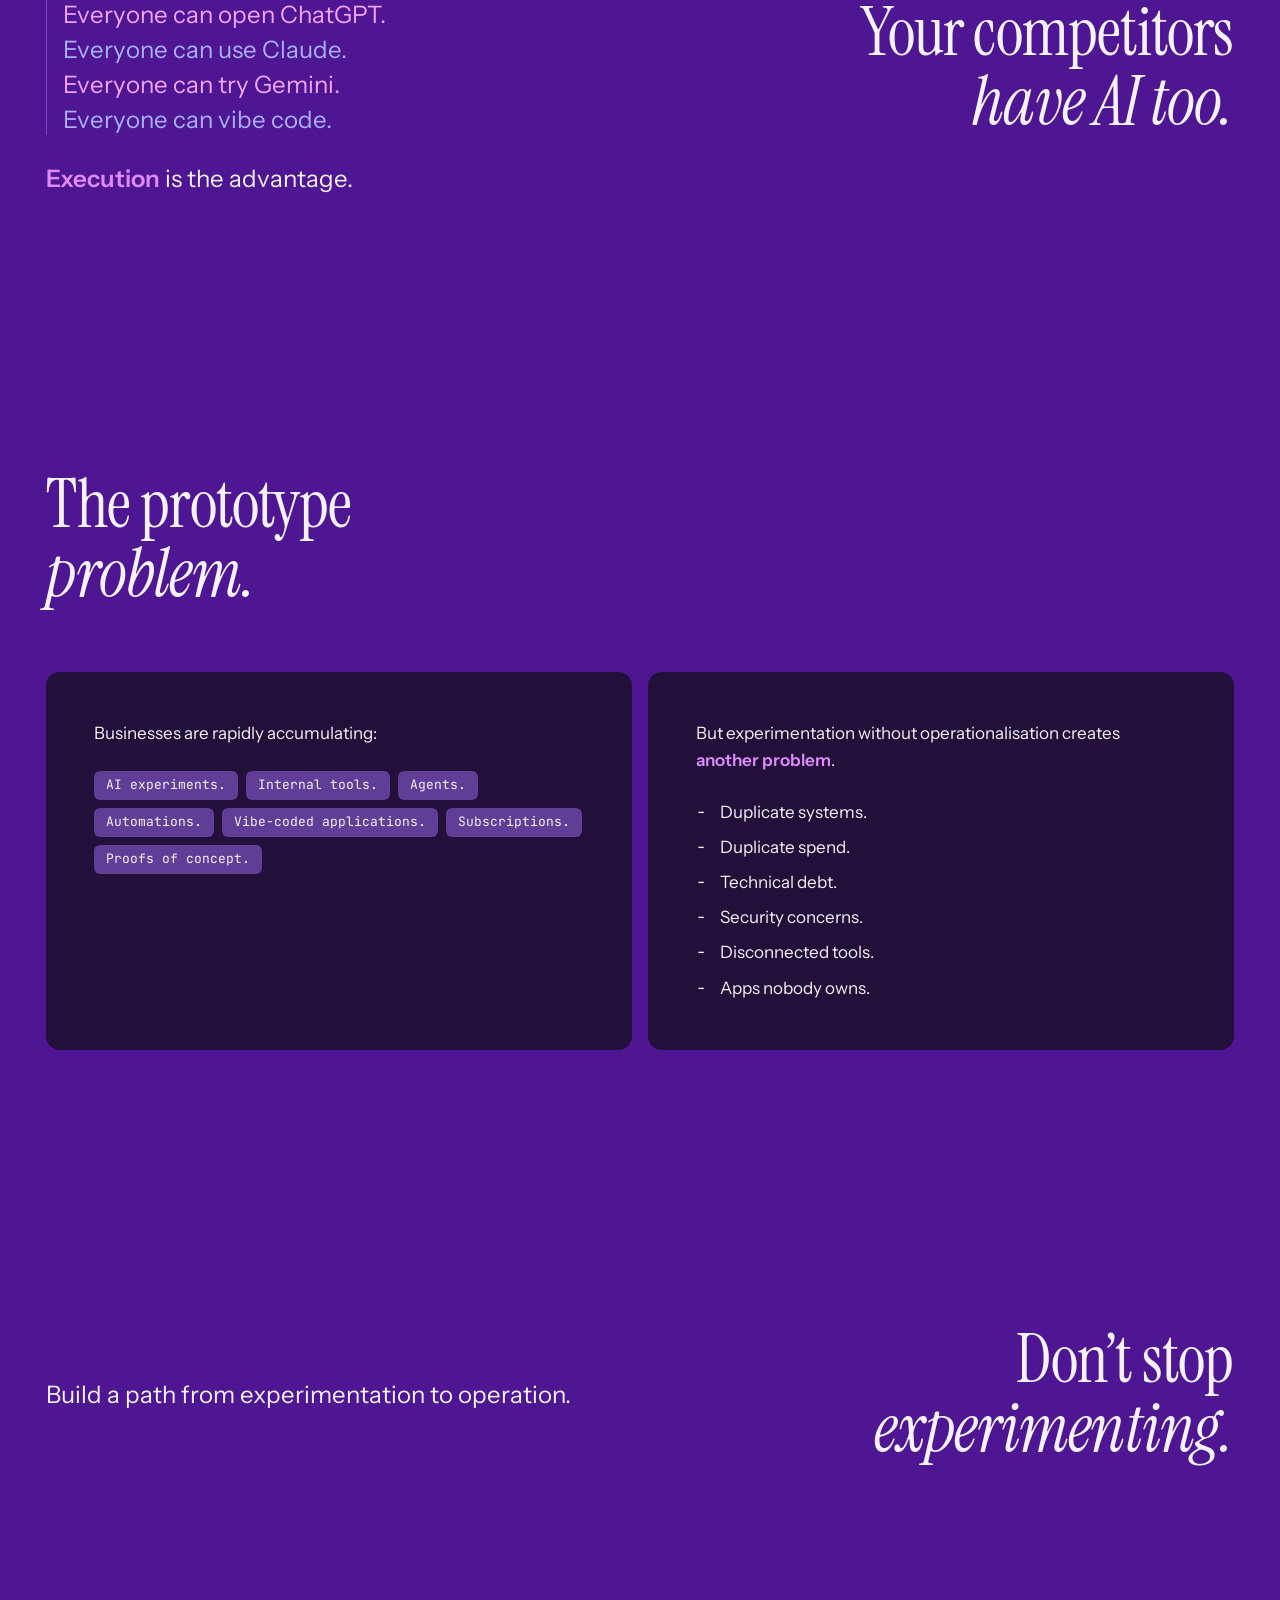
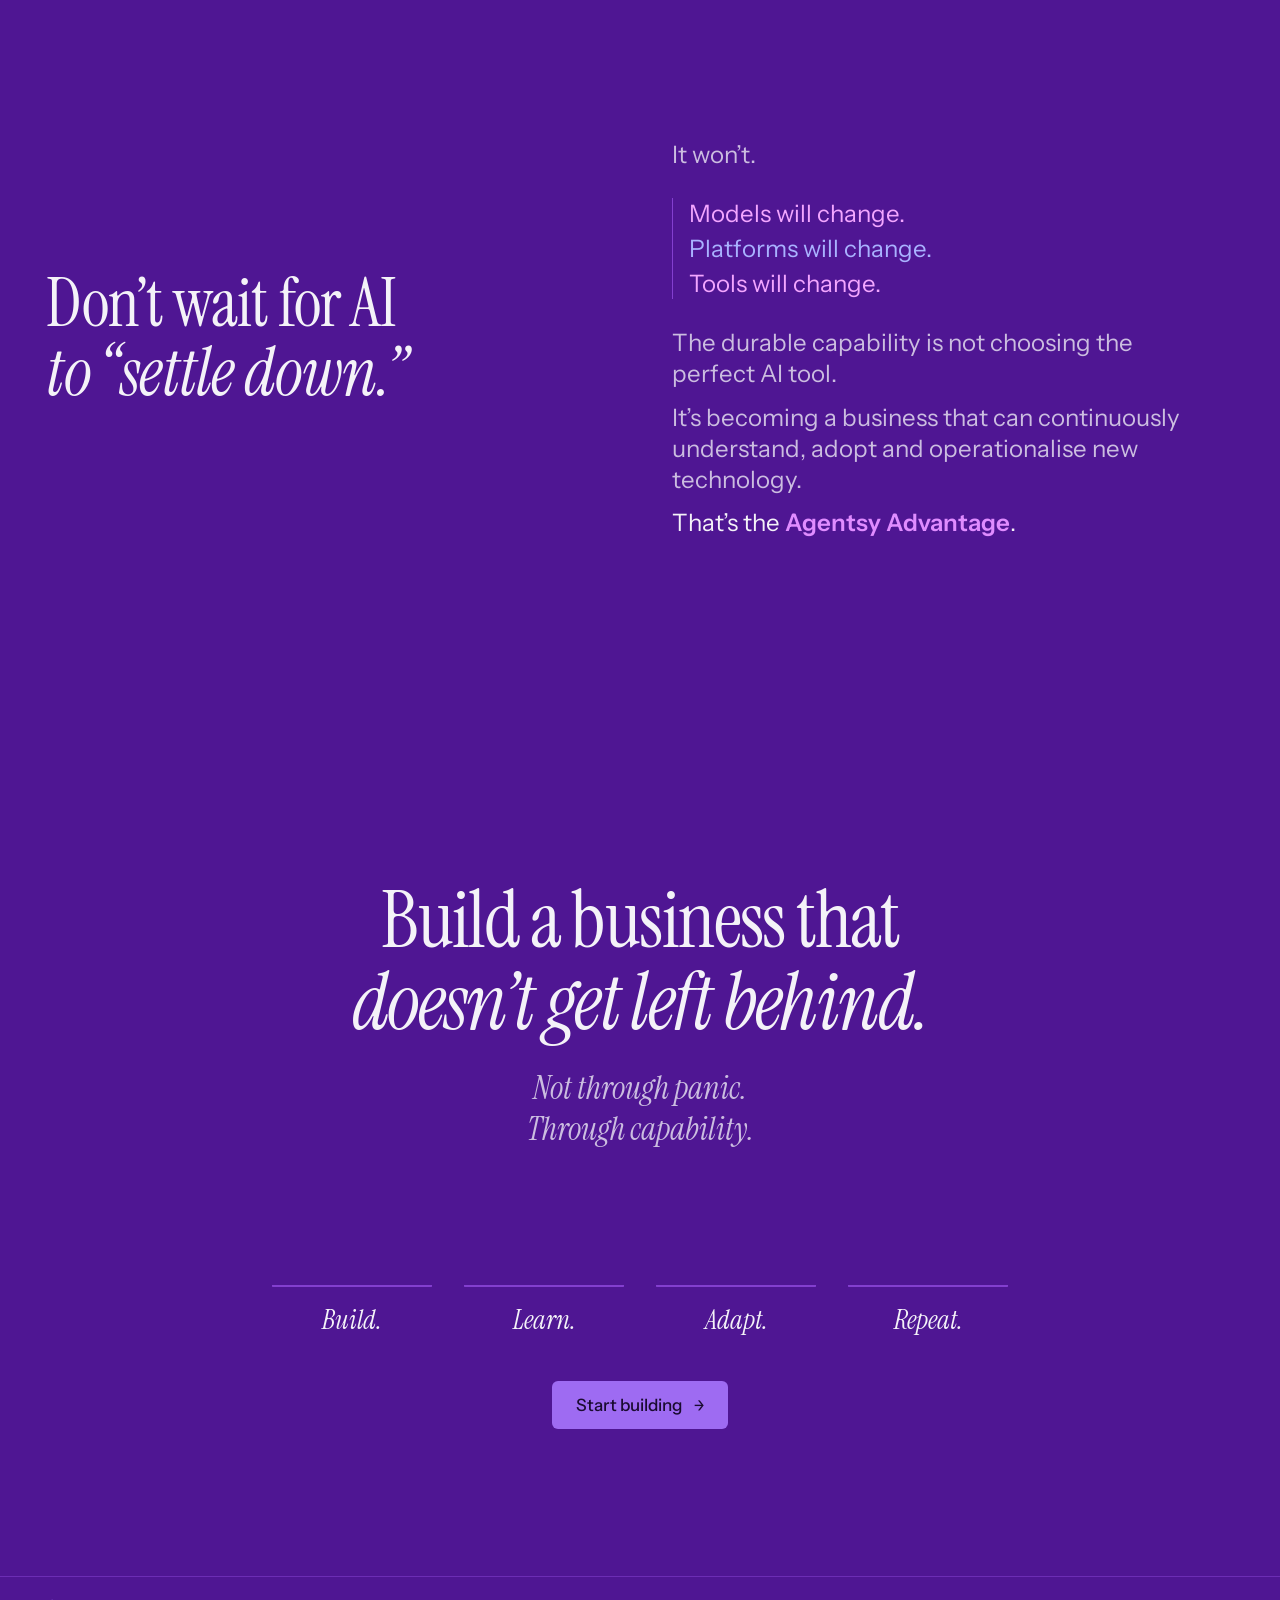
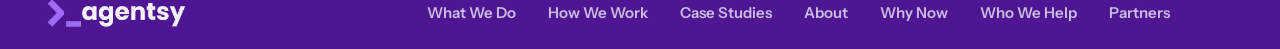
<file: why-ai-now.html>
<!doctype html>
<html lang="en-AU">
<head>
  <meta charset="utf-8">
  <meta name="viewport" content="width=device-width, initial-scale=1, viewport-fit=cover">
  <title>Why Businesses Need to Operationalise AI | Agentsy</title>
  <meta name="description" content="AI is collapsing the distance between an idea and working software.">
  <meta name="theme-color" content="#4f1693">
  <link rel="preconnect" href="https://fonts.googleapis.com">
  <link rel="preconnect" href="https://fonts.gstatic.com" crossorigin>
  <link rel="stylesheet" href="https://fonts.googleapis.com/css2?family=Instrument+Sans:wght@400;500;600&family=Instrument+Serif:ital@0;1&family=JetBrains+Mono:wght@400;500&display=swap">
  <link rel="stylesheet" href="styles.css?v=8c972897">
  <script>
    if (window.matchMedia("(prefers-reduced-motion: no-preference)").matches) document.documentElement.classList.add("has-motion");
    if ("scrollRestoration" in history) history.scrollRestoration = "manual";
    window.name = "";
    if (!location.hash) window.scrollTo(0, 0);
  </script>
  <script src="script.js?v=8c972897" defer></script>
</head>
<body id="top">
  <a class="skip-link" href="#main">Skip to content</a>

  <header class="site-header">
    <div class="header-row">
      <a class="brand" href="index.html">
        <span class="logo"><img src="brand/agentsy-logo-white.png" alt="Agentsy" width="1000" height="216"></span>
      </a>
      <details class="nav-menu">
        <summary class="menu-button"><span class="visually-hidden">Menu</span><span class="burger" aria-hidden="true"><span></span><span></span><span></span></span></summary>
        <div class="menu-dim" aria-hidden="true"></div>
        <nav class="menu-panel" aria-label="Main">
          <ul class="menu-links" role="list">
            <li style="--i: 0"><a href="ai-implementation.html">What We Do</a></li>
            <li style="--i: 1"><a href="how-we-work.html">How We Work</a></li>
            <li style="--i: 2"><a href="case-studies.html">Case Studies</a></li>
            <li style="--i: 3"><a href="about.html">About</a></li>
            <li style="--i: 4"><a class="menu-cta" href="contact.html">Talk to Agentsy &rarr;</a></li>
          </ul>
        </nav>
      </details>
    </div>
  </header>

  <main id="main">

    <section class="subpage-hero" aria-labelledby="page-title">
      <div class="container subpage-hero-body">
        <h1 class="subpage-title" id="page-title">The cost of building <span class="italic">has changed.</span></h1>
        <div class="subpage-lede">
          <p>And so has <span class="say-key">what’s possible</span>.</p>
        </div>
      </div>
    </section>

    <section class="section flow" id="small-teams" aria-labelledby="small-teams-title">
      <div class="container">
        <div class="statement">
          <h2 class="h2 statement-head" id="small-teams-title">Small teams can <span class="italic">build big things.</span></h2>
          <div class="statement-body">
            <p>AI is collapsing the distance between an idea and working software.</p>
            <p>Things that previously needed:</p>
            <ul class="dash-list" role="list">
              <li>Large development teams.</li>
              <li>Long roadmaps.</li>
              <li>Major capital investment.</li>
              <li>Months of specification.</li>
            </ul>
            <p>Can increasingly be explored in <span class="say-key">days or weeks</span>.</p>
            <p class="statement-end">That’s a profound change for business.</p>
          </div>
        </div>
      </div>
    </section>

    <section class="section flow" id="competitors" aria-labelledby="competitors-title">
      <div class="container">
        <div class="statement is-end">
          <h2 class="h2 statement-head" id="competitors-title">Your competitors <span class="italic">have AI too.</span></h2>
          <div class="statement-body">
            <p>Access isn’t the differentiator anymore.</p>
            <ul class="stacked" role="list">
              <li>Everyone can open ChatGPT.</li>
              <li>Everyone can use Claude.</li>
              <li>Everyone can try Gemini.</li>
              <li>Everyone can vibe code.</li>
            </ul>
            <p class="statement-end"><span class="say-key">Execution</span> is the advantage.</p>
          </div>
        </div>
      </div>
    </section>

    <section class="section flow" id="prototype-problem" aria-labelledby="prototype-title">
      <div class="container">
        <h2 class="h2" id="prototype-title">The prototype <span class="italic">problem.</span></h2>
        <div class="areas">
          <div class="area">
            <p>Businesses are rapidly accumulating:</p>
            <ul class="places" role="list">
              <li>AI experiments.</li>
              <li>Internal tools.</li>
              <li>Agents.</li>
              <li>Automations.</li>
              <li>Vibe-coded applications.</li>
              <li>Subscriptions.</li>
              <li>Proofs of concept.</li>
            </ul>
          </div>
          <div class="area">
            <p>But experimentation without operationalisation creates <span class="say-key">another problem</span>.</p>
            <ul class="dash-list" role="list">
              <li>Duplicate systems.</li>
              <li>Duplicate spend.</li>
              <li>Technical debt.</li>
              <li>Security concerns.</li>
              <li>Disconnected tools.</li>
              <li>Apps nobody owns.</li>
            </ul>
          </div>
        </div>
      </div>
    </section>

    <section class="section flow" id="keep-experimenting" aria-labelledby="experimenting-title">
      <div class="container">
        <div class="statement is-end">
          <h2 class="h2 statement-head" id="experimenting-title">Don’t stop <span class="italic">experimenting.</span></h2>
          <div class="statement-body">
            <p class="statement-end">Build a path from experimentation to operation.</p>
          </div>
        </div>
      </div>
    </section>

    <section class="section flow" id="settle-down" aria-labelledby="settle-title">
      <div class="container">
        <div class="statement">
          <h2 class="h2 statement-head" id="settle-title">Don’t wait for AI <span class="italic">to “settle down.”</span></h2>
          <div class="statement-body">
            <p>It won’t.</p>
            <ul class="stacked" role="list">
              <li>Models will change.</li>
              <li>Platforms will change.</li>
              <li>Tools will change.</li>
            </ul>
            <p>The durable capability is not choosing the perfect AI tool.</p>
            <p>It’s becoming a business that can continuously understand, adopt and operationalise new technology.</p>
            <p class="statement-end">That’s the <span class="say-key">Agentsy Advantage</span>.</p>
          </div>
        </div>
      </div>
    </section>

    <section class="section subpage-cta full-screen" aria-labelledby="cta-title">
      <div class="container">
        <h2 class="subpage-cta-title" id="cta-title">Build a business that <span class="italic">doesn’t get left behind.</span></h2>
        <p class="subpage-cta-sub"><span class="line">Not through panic.</span> <span class="line">Through capability.</span></p>
        <ul class="advantage-loop" role="list">
          <li>Build.</li>
          <li>Learn.</li>
          <li>Adapt.</li>
          <li>Repeat.</li>
        </ul>
        <a class="button button-large" href="contact.html">Start building <span class="button-arrow" aria-hidden="true">→</span></a>
      </div>
    </section>

  </main>

  <footer class="site-footer">
    <div class="container footer-grid">
      <a class="brand" href="index.html">
        <span class="logo"><img src="brand/agentsy-logo-white.png" alt="Agentsy" width="1000" height="216"></span>
      </a>
      <nav aria-label="Footer">
        <ul class="footer-links" role="list">
          <li><a href="ai-implementation.html">What We Do</a></li>
          <li><a href="how-we-work.html">How We Work</a></li>
          <li><a href="case-studies.html">Case Studies</a></li>
          <li><a href="about.html">About</a></li>
          <li><a href="why-ai-now.html">Why Now</a></li>
          <li><a href="who-we-help.html">Who We Help</a></li>
          <li><a href="partners.html">Partners</a></li>
        </ul>
      </nav>
    </div>
  </footer>
</body>
</html>
</file>
<file: styles.css>
:root {
  --color-ground: #4f1693;
  --color-ground-raised: #582493;
  --color-ground-lift: #5d279b;
  --color-line: #6c2db4;
  --color-line-strong: #833fcf;
  --color-text: #f4f2f8;
  --color-text-muted: #cbbde0;
  --color-text-quiet: #b3a5cf;
  --color-violet: #9e6bf2;
  --color-violet-bright: #c79afc;
  --color-highlight: #e08cff;
  --color-green-deep: #0ea877;
  --color-lilac: #f3a6ff;
  --color-lavender: #a9b2ff;
  --color-on-violet: #1a0b30;
  --color-red: #ef4444;
  --color-green: #10b981;
  --color-deep: #22103a;
  --shade: 20 5 40;
  --grain: url("data:image/svg+xml,%3Csvg xmlns='http://www.w3.org/2000/svg' width='180' height='180'%3E%3Cfilter id='g'%3E%3CfeTurbulence type='fractalNoise' baseFrequency='0.85' numOctaves='2' stitchTiles='stitch'/%3E%3CfeColorMatrix values='0 0 0 0 1 0 0 0 0 1 0 0 0 0 1 0.07 0 0 0 0'/%3E%3C/filter%3E%3Crect width='100%25' height='100%25' filter='url(%23g)'/%3E%3C/svg%3E");

  --font-display: "Instrument Serif", Georgia, "Times New Roman", serif;
  --font-body: "Instrument Sans", -apple-system, "Segoe UI", Roboto, sans-serif;
  --font-mono: "JetBrains Mono", ui-monospace, "SF Mono", Menlo, monospace;

  --text-mono-s: 0.75rem;
  --text-mono: 0.8125rem;
  --text-mono-l: 0.9375rem;
  --text-body-s: 0.9375rem;
  --text-body: 1.0625rem;
  --text-body-l: clamp(1.1875rem, 0.9rem + 0.8vw, 1.5rem);
  --text-mission: clamp(1.375rem, 0.95rem + 1.6vw, 2.25rem);
  --text-statement: clamp(2.25rem, 1.1rem + 4vw, 5rem);
  --chunk-foot-bottom: clamp(1.5rem, 4vh, 3rem);
  --chunk-hold: 0svh;
  --text-display-xs: clamp(1.5rem, 1.2rem + 1vw, 2rem);
  --text-display-s: clamp(1.875rem, 1.4rem + 1.6vw, 2.75rem);
  --text-display-m: clamp(2.5rem, 1.6rem + 3.2vw, 4.5rem);
  --text-display-l: clamp(3rem, 1.6rem + 4.2vw, 5.75rem);
  --text-display-xl: clamp(4.5rem, 1rem + 10vw, 10.5rem);

  --leading-hero: 0.98;
  --leading-display: 1.04;
  --leading-snug: 1.3;
  --leading-body: 1.6;
  --tracking-hero: -0.02em;
  --tracking-display: -0.012em;
  --tracking-mono: 0.02em;
  --weight-regular: 400;
  --weight-medium: 500;
  --weight-semibold: 600;

  --space-1: 0.25rem;
  --space-2: 0.5rem;
  --space-3: 0.75rem;
  --space-4: 1rem;
  --space-5: 1.5rem;
  --space-6: 2rem;
  --space-7: 3rem;
  --space-8: 4rem;
  --space-9: 6rem;
  --space-section: clamp(5rem, 3rem + 7vw, 10rem);
  --gutter: max(clamp(1.25rem, 0.5rem + 3vw, 3.5rem), env(safe-area-inset-left, 0px), env(safe-area-inset-right, 0px));
  --container: 77.5rem;
  --measure: 34rem;
  --measure-wide: 46rem;

  --hairline: 1px;
  --rule: 2px;
  --radius-s: 6px;
  --radius-m: 10px;
  --radius-l: 14px;
  --dot: 0.5625rem;
  --check-box: 1.375rem;
  --node: 0.625rem;

  --nav-height: 4.5rem;
  --hero-stage-bottom: clamp(3rem, 2rem + 4vw, 6rem);
  --dur-mission: 1800ms;
  --cover-fade: clamp(4rem, 10vh, 9rem);
  --header-inset: clamp(1.25rem, 0.8rem + 1.8vw, 2.75rem);
  --menu-width: min(73.6vw, 32rem);
  --text-menu: clamp(2rem, 1.6rem + 1.6vw, 3rem);
  --tap-target: 2.75rem;
  --burger-width: 3.25rem;
  --burger-line: 1.5px;
  --burger-gap: 0.3125rem;
  --logo-width: clamp(8rem, 6.75rem + 2.5vw, 10rem);
  --logo-mark-stop: 24.6%;
  --button-height-s: 2.375rem;
  --button-height: 3rem;
  --chevron-h: 0.56em;
  --chevron-gap: 0.16em;
  --cursor-w: 0.34em;
  --cursor-h: 0.11em;
  --cursor-gap: 0.06em;
  --cursor-drop: -0.13em;
  --marker-w: 1.5rem;

  --stair: min(4.5rem, 6vw);
  --strike-weight: 2px;
  --dur-strike: 620ms;
  --strike-gap: 110ms;
  --ease-strike: cubic-bezier(0.55, 0.05, 0.3, 1);
  --dur-push: 800ms;
  --dur-swell: 1800ms;
  --swell-after: 300ms;
  --swell-most: 2.4;

  --dur-fast: 160ms;
  --dur-tick: 420ms;
  --stagger-tick: 200ms;
  --dur-ground-drift: 48s;
  --type-char: 70ms;
  --type-fallback: 3s;
  --ease-out: cubic-bezier(0.22, 0.8, 0.24, 1);
  --dur-menu: 280ms;
  --dur-spots-spread: 500ms;
  --menu-close-speed: 1.35;
  --dur-menu-item: 340ms;
  --menu-item-lead: 60ms;
  --menu-item-stagger: 40ms;
  --menu-item-travel: 200px;
  --menu-item-start-scale: 0.8;
}

*, *::before, *::after { box-sizing: border-box; }
html { -webkit-text-size-adjust: 100%; background: var(--color-ground); overscroll-behavior: none; overflow-x: clip; }
body { overscroll-behavior: none; }
@media (prefers-reduced-motion: no-preference) { html { scroll-behavior: smooth; } }

body::before, body::after {
  content: ""; position: fixed; inset: -25%; z-index: -1; pointer-events: none;
}
body::before {
  background:
    radial-gradient(40% 34% at 22% 26%, rgb(var(--shade) / 0.97) 0%, rgb(var(--shade) / 0.76) 20%, rgb(var(--shade) / 0.45) 42%, rgb(var(--shade) / 0.16) 68%, transparent 100%),
    radial-gradient(34% 42% at 80% 74%, rgb(var(--shade) / 0.94) 0%, rgb(var(--shade) / 0.73) 20%, rgb(var(--shade) / 0.43) 42%, rgb(var(--shade) / 0.16) 68%, transparent 100%);
}
body::after {
  background:
    radial-gradient(36% 28% at 72% 20%, rgb(var(--shade) / 0.9) 0%, rgb(var(--shade) / 0.7) 20%, rgb(var(--shade) / 0.41) 42%, rgb(var(--shade) / 0.15) 68%, transparent 100%),
    radial-gradient(42% 30% at 30% 82%, rgb(var(--shade) / 0.94) 0%, rgb(var(--shade) / 0.73) 20%, rgb(var(--shade) / 0.43) 42%, rgb(var(--shade) / 0.16) 68%, transparent 100%);
}
@media (prefers-reduced-motion: no-preference) {
  body::before { animation: ground-drift-one var(--dur-ground-drift) ease-in-out infinite alternate; }
  body::after { animation: ground-drift-two calc(var(--dur-ground-drift) * 1.37) ease-in-out infinite alternate; }
}
.has-moving-ground body::before, .has-moving-ground body::after { display: none; }
.ground-canvas { position: fixed; top: 0; left: 0; z-index: -1; width: 100%; height: 100%; height: 100lvh; pointer-events: none; background: var(--grain); }
@media (hover: none) and (pointer: coarse) {
  .ground-canvas {
    -webkit-mask-image: linear-gradient(to bottom, transparent 0, #000 14%, #000 86%, transparent 100%);
    mask-image: linear-gradient(to bottom, transparent 0, #000 14%, #000 86%, transparent 100%);
  }
}
.has-moving-ground body { background: none; }
body:has(.nav-menu[open])::before, body:has(.nav-menu[open])::after { animation-play-state: paused; }
@keyframes ground-drift-one { to { transform: translate(7%, 5%) rotate(9deg) scale(1.08); } }
@keyframes ground-drift-two { to { transform: translate(-6%, -7%) rotate(-11deg) scale(1.12); } }
body {
  margin: 0;
  min-height: 100dvh;
  background: var(--grain);
  color: var(--color-text);
  font-family: var(--font-body);
  font-size: var(--text-body);
  line-height: var(--leading-body);
  -webkit-font-smoothing: antialiased;
  overflow-x: clip;
}
h1, h2, h3, p, ul, ol { margin: 0; }
ul[role="list"], ol[role="list"] { list-style: none; padding: 0; }
img, svg { display: block; max-width: 100%; }
a { color: inherit; }

:focus-visible {
  outline: var(--rule) solid var(--color-violet-bright);
  outline-offset: var(--space-1);
  border-radius: var(--radius-s);
}

.visually-hidden {
  position: absolute; width: 1px; height: 1px; padding: 0; margin: -1px;
  overflow: hidden; clip: rect(0 0 0 0); white-space: nowrap; border: 0;
}

.skip-link {
  position: absolute; left: var(--gutter); top: var(--space-2); z-index: 10;
  padding: var(--space-2) var(--space-4);
  background: var(--color-violet); color: var(--color-on-violet);
  font-family: var(--font-mono); font-size: var(--text-mono);
  transform: translateY(-200%); opacity: 0;
}
.skip-link:focus { transform: none; opacity: 1; }

.container { width: min(100% - 2 * var(--gutter), var(--container)); margin-inline: auto; }

.italic { font-style: italic; }
.line { display: block; }
.tm { font-size: 0.4em; vertical-align: 1.2em; font-style: normal; margin-left: 0.05em; }

.label {
  display: flex; width: fit-content;
  margin-bottom: var(--space-5); padding: 0.35em 0.95em; border-radius: 999px;
  background: rgb(158 107 242 / 0.3); border: var(--hairline) solid rgb(158 107 242 / 0.55);
  font-family: var(--font-body); font-size: var(--text-body-s); font-weight: var(--weight-medium); line-height: var(--leading-snug);
  color: var(--color-text);
}

.hero-graphic {
  position: fixed; top: 0; left: 0; z-index: -1; width: 100%; height: 100%; height: 100lvh; pointer-events: none;
  -webkit-mask-image: linear-gradient(to bottom, #000 calc(var(--cover, 200vh) - var(--cover-fade)), transparent var(--cover, 200vh));
  mask-image: linear-gradient(to bottom, #000 calc(var(--cover, 200vh) - var(--cover-fade)), transparent var(--cover, 200vh));
}
@property --clear-strength { syntax: "<number>"; inherits: false; initial-value: 0; }
.hero-graphic.has-clearing {
  transition: --clear-strength var(--dur-mission) var(--ease-out);
  -webkit-mask-image:
    radial-gradient(var(--clear-w) var(--clear-h) at var(--clear-x) var(--clear-y), rgb(0 0 0 / calc(1 - var(--clear-strength))) 45%, #000 100%),
    linear-gradient(to bottom, #000 calc(var(--cover, 200vh) - var(--cover-fade)), transparent var(--cover, 200vh));
  -webkit-mask-composite: source-in;
  mask-image:
    radial-gradient(var(--clear-w) var(--clear-h) at var(--clear-x) var(--clear-y), rgb(0 0 0 / calc(1 - var(--clear-strength))) 45%, #000 100%),
    linear-gradient(to bottom, #000 calc(var(--cover, 200vh) - var(--cover-fade)), transparent var(--cover, 200vh));
  mask-composite: intersect;
}
.hero-graphic.is-cleared { --clear-strength: 1; }
.h2, .h3, .advantage-title, .final-title, .hero-title {
  font-family: var(--font-display); font-weight: var(--weight-regular);
}
.hero-title { position: relative; z-index: 1; }
.h2 {
  font-size: var(--text-display-m); line-height: var(--leading-display);
  letter-spacing: var(--tracking-display); text-wrap: balance; max-width: 16ch;
}
.h2-wide { max-width: 22ch; }
.h3 { font-size: var(--text-display-xs); line-height: var(--leading-snug); text-wrap: balance; }

.dash-list { display: grid; gap: var(--space-2); color: var(--color-text-muted); }
.dash-list li { display: grid; grid-template-columns: var(--marker-w) 1fr; }
.dash-list li::before { content: "-" / ""; font-family: var(--font-mono); color: var(--color-text-quiet); }


.button {
  display: inline-flex; align-items: center; justify-content: center; gap: var(--space-3);
  min-height: var(--button-height-s); padding-inline: var(--space-4);
  background: var(--color-violet); color: var(--color-on-violet);
  font-family: var(--font-body); font-size: var(--text-body-s); font-weight: var(--weight-medium);
  line-height: 1; text-decoration: none; white-space: nowrap;
  border-radius: var(--radius-s);
}
.button:hover { background: var(--color-violet-bright); }
.button-large { min-height: var(--button-height); padding-inline: var(--space-5); font-size: var(--text-body); }
.button-arrow { font-family: var(--font-mono); }

.text-link {
  color: var(--color-text); font-size: var(--text-body);
  text-decoration: underline; text-decoration-color: var(--color-line-strong);
  text-underline-offset: 0.3em; text-decoration-thickness: var(--hairline);
}
.text-link:hover { text-decoration-color: var(--color-violet); }
.text-link, .brand { display: inline-block; padding-block: 0.5rem; margin-block: -0.5rem; }

.site-header { position: sticky; top: 0; z-index: 10; padding-top: env(safe-area-inset-top); }
.site-header .brand { position: relative; display: inline-block; isolation: isolate; }
.site-header .brand::before {
  content: ""; position: absolute; z-index: -1; pointer-events: none;
  inset: -129.6% -28%;
  background: url("brand/agentsy-logo-glow.png") center / 100% 100% no-repeat;
}
.burger { isolation: isolate; }
.burger span { position: relative; }
.burger span::before {
  content: ""; position: absolute; inset: 0; z-index: -1; border-radius: inherit;
  box-shadow: 0 0 4px 1px rgb(79 22 147), 0 0 12px 4px rgb(79 22 147 / 0.9), 0 0 22px 6px rgb(79 22 147 / 0.6);
}
.header-row { display: flex; align-items: center; justify-content: space-between; min-height: var(--nav-height); padding-inline: var(--header-inset); }

.brand { text-decoration: none; }
.logo { display: block; width: var(--logo-width); }
.logo img { width: 100%; height: auto; }
@supports ((mask-image: url("x.png")) or (-webkit-mask-image: url("x.png"))) {
  .logo {
    background: linear-gradient(90deg, var(--color-violet) var(--logo-mark-stop), var(--color-text) var(--logo-mark-stop));
    -webkit-mask: url("brand/agentsy-logo-white.png") center / contain no-repeat;
    mask: url("brand/agentsy-logo-white.png") center / contain no-repeat;
  }
  .logo img { opacity: 0; }
}

.menu-links a, .footer-links a {
  font-size: var(--text-body-s); color: var(--color-text-muted); text-decoration: none;
}
.menu-links a:hover, .footer-links a:hover { color: var(--color-text); }

.nav-menu summary { list-style: none; }
.nav-menu summary::-webkit-details-marker { display: none; }
.menu-button {
  display: inline-flex; align-items: center; justify-content: flex-end;
  min-width: var(--tap-target); min-height: var(--tap-target);
  cursor: pointer; color: var(--color-text);
}
.burger { display: grid; gap: var(--burger-gap); width: var(--burger-width); }
.burger span { display: block; height: var(--burger-line); background: currentColor; border-radius: var(--burger-line); }
.menu-button { position: relative; z-index: 3; }
.menu-button:hover, .nav-menu[open] .menu-button { color: var(--color-violet); }

@property --spot-spread { syntax: "<number>"; inherits: false; initial-value: 1; }
.menu-dim {
  position: fixed; inset: 0; z-index: 1;
  --spot-spread: 2;
  background:
    radial-gradient(calc(30% * var(--spot-spread)) calc(26% * var(--spot-spread)) at 20% 25%, rgb(var(--shade) / 0.97) 0%, rgb(var(--shade) / 0.8) 25%, rgb(var(--shade) / 0.5) 50%, rgb(var(--shade) / 0.18) 75%, transparent 100%),
    radial-gradient(calc(26% * var(--spot-spread)) calc(32% * var(--spot-spread)) at 80% 72%, rgb(var(--shade) / 0.97) 0%, rgb(var(--shade) / 0.8) 25%, rgb(var(--shade) / 0.5) 50%, rgb(var(--shade) / 0.18) 75%, transparent 100%),
    radial-gradient(calc(28% * var(--spot-spread)) calc(22% * var(--spot-spread)) at 72% 18%, rgb(var(--shade) / 0.97) 0%, rgb(var(--shade) / 0.8) 25%, rgb(var(--shade) / 0.5) 50%, rgb(var(--shade) / 0.18) 75%, transparent 100%),
    radial-gradient(calc(32% * var(--spot-spread)) calc(24% * var(--spot-spread)) at 28% 82%, rgb(var(--shade) / 0.97) 0%, rgb(var(--shade) / 0.8) 25%, rgb(var(--shade) / 0.5) 50%, rgb(var(--shade) / 0.18) 75%, transparent 100%);
}
.menu-panel {
  position: fixed; top: 0; right: 0; bottom: 0; z-index: 2;
  width: var(--menu-width);
  display: flex; flex-direction: column; justify-content: flex-start;
  padding: calc(env(safe-area-inset-top) + var(--nav-height) + var(--space-7)) var(--header-inset) calc(env(safe-area-inset-bottom) + var(--space-7));
}
.menu-links { display: grid; gap: var(--space-3); justify-items: end; text-align: right; }
.menu-links li { transform-origin: 50% 50%; }
.menu-links a {
  font-family: var(--font-display); font-size: var(--text-menu); line-height: var(--leading-display);
  letter-spacing: var(--tracking-display); color: var(--color-text); text-decoration: none;
}
.menu-links a:hover { color: var(--color-violet-bright); }
.menu-links .menu-cta { color: var(--color-violet-bright); }
html:has(.nav-menu[open]) { overflow: hidden; }
.nav-menu:not([open]) > :not(summary) { display: none; }


.menu-links li { will-change: transform, opacity; }

.hero { padding-block: 0; }
.hero-stage {
  position: relative;
  min-height: calc(100svh - var(--nav-height));
  display: flex; flex-direction: column; align-items: center; justify-content: flex-end;
  padding: 0 var(--gutter) var(--hero-stage-bottom); text-align: center;
}
.hero-text { display: flex; flex-direction: column; align-items: center; }
.hero-mission {
  position: relative; z-index: 1;
  margin-top: var(--space-5); max-width: 22ch;
  font-size: max(1rem, calc(var(--hero-size) * 0.235)); font-weight: var(--weight-semibold); line-height: var(--leading-snug);
  letter-spacing: -0.01em; color: var(--color-text); text-wrap: balance;
}
.hero-mission-key { color: var(--color-highlight); }
.hero-cta { position: relative; z-index: 1; margin-top: var(--space-4); font-size: var(--text-body); }
.has-motion .hero-cta { opacity: 0; transition: opacity 900ms var(--ease-out) 600ms; }
.has-motion .hero-mission.is-drawn ~ .hero-cta { opacity: 1; }
.hero-mission.is-on-scene {
  position: absolute; margin: 0; width: max-content; max-width: min(90vw, 22ch);
  left: var(--mission-x); bottom: auto; top: var(--mission-bottom);
  transform: translate(-50%, -100%);
}

.hero-stage { --hero-size: min(var(--text-display-xl), calc((100vw - 2 * var(--gutter)) / 6.2)); }
.hero-title {
  font-size: var(--hero-size); line-height: var(--leading-hero);
  letter-spacing: var(--tracking-hero); text-wrap: balance;
}
.prompt-chevron {
  display: inline-block; vertical-align: 0.02em;
  height: var(--chevron-h); width: calc(var(--chevron-h) * 125 / 196);
  margin-right: var(--chevron-gap);
  fill: none; stroke: var(--color-violet); stroke-linejoin: round;
}
.cursor {
  display: inline-block; vertical-align: var(--cursor-drop);
  width: var(--cursor-w); height: var(--cursor-h);
  margin-left: var(--cursor-gap);
  margin-right: calc(-1 * (var(--cursor-w) + var(--cursor-gap)));
  background: var(--color-violet);
}
.hero-words .word { white-space: nowrap; }
.type-rest { visibility: hidden; }

.hero-lede { font-size: var(--text-body-l); line-height: var(--leading-snug); max-width: 24ch; text-wrap: pretty; }
.chunk { position: relative; height: calc(100svh + var(--chunk-hold)); }
.idea-tree, .what-we-do { --chunk-hold: 75svh; }
.chunk-stage { position: sticky; top: 0; height: 100svh; display: flex; align-items: center; }
.chunk { view-timeline-name: --chunk; view-timeline-axis: block; }
.has-scroll-timeline .chunk :is(.chunk-body, .chunk-art, .chunk-ladder, .chunk-foot) {
  animation: var(--chunk-motion, chunk-scroll) linear both;
  animation-timeline: --chunk;
  animation-range: cover 0% cover 100%;
}
.chunk-body { display: grid; justify-items: center; gap: var(--space-5); text-align: center; position: relative; z-index: 1; }
.chunk-art { position: absolute; inset: 0; width: 100%; height: 100%; z-index: 0; pointer-events: none; }
.chunk[data-place="below"] .chunk-stage { align-items: flex-start; }
.chunk[data-place="below"] .chunk-body { padding-top: clamp(4rem, 12vh, 8rem); }
.chunk-ladder { position: absolute; inset: 0; z-index: 1; pointer-events: none; }
.place-stack.is-stacked { display: block; margin: 0; }
.place-stack.is-stacked > li {
  position: absolute; width: max-content;
  font-size: var(--text-body-l); color: var(--color-text);
}
@property --stack-clear { syntax: "<number>"; inherits: false; initial-value: 0; }
.chunk-art.has-stack {
  --stack-clear: 0;
  transition: --stack-clear 1400ms var(--ease-out);
  -webkit-mask-image: var(--stack-hole), linear-gradient(rgb(0 0 0 / calc(1 - var(--stack-clear))) 0 0);
  mask-image: var(--stack-hole), linear-gradient(rgb(0 0 0 / calc(1 - var(--stack-clear))) 0 0);
  -webkit-mask-size: 100% 100%; mask-size: 100% 100%;
  -webkit-mask-repeat: no-repeat; mask-repeat: no-repeat;
}
.chunk-art.has-stack.is-cleared { --stack-clear: 1; }
.has-motion .place-stack.is-stacked > li {
  opacity: 0; translate: 0 var(--rise, 0px);
  transition: opacity 500ms var(--ease-out), translate 0s 500ms;
}
.has-motion .place-stack.is-stacked > li.is-shown {
  opacity: 1; translate: 0 0;
  transition: opacity 1100ms cubic-bezier(0.33, 0, 0.2, 1), translate 1400ms cubic-bezier(0.25, 0.6, 0.2, 1);
}
.leaf-bullet { display: inline-block; width: 1.05em; height: 0.55em; margin-right: 0.45em; vertical-align: 0.12em; rotate: -24deg; }
.leaf-bullet svg { display: block; width: 100%; height: 100%; overflow: visible; }
.leaf-bullet path { fill: color-mix(in srgb, var(--color-ground) 66%, var(--color-violet)); stroke: var(--color-violet); stroke-width: 1.3; stroke-linejoin: round; }
.chunk-title {
  font-family: var(--font-display); font-weight: var(--weight-regular);
  font-size: var(--text-statement); line-height: var(--leading-display);
  letter-spacing: var(--tracking-display); text-wrap: balance;
}
.chunk-text {
  font-size: var(--text-mission); line-height: var(--leading-snug);
  max-width: 30ch; text-wrap: balance; color: var(--color-text);
}
.chunk-key { color: var(--color-highlight); font-weight: var(--weight-semibold); }
.what-we-do .chunk-title { font-size: var(--text-display-m); max-width: 11ch; }
.what-we-do .chunk-text { font-size: var(--text-body-l); max-width: 28ch; }
@media (max-width: 639px) {
  .what-we-do .chunk-text { font-size: var(--text-body); max-width: 24ch; }
  .what-we-do .cta-row { flex-direction: column; gap: var(--space-3); }
  .what-we-do .chunk-art {
    -webkit-mask-image: linear-gradient(to right, transparent, #000 16%, #000 84%, transparent);
    mask-image: linear-gradient(to right, transparent, #000 16%, #000 84%, transparent);
  }
}
@media (max-height: 820px) and (min-width: 640px) {
  .what-we-do .chunk-title { font-size: var(--text-display-s); }
  .what-we-do .chunk-text { font-size: var(--text-body); }
  .what-we-do .chunk-difference { font-size: var(--text-body-l); }
  .what-we-do .chunk-body { gap: var(--space-4); }
}
.chunk-difference {
  margin-top: var(--space-2);
  font-family: var(--font-display); font-size: var(--text-display-xs); line-height: var(--leading-snug);
}
.chunk-foot {
  position: absolute; left: 0; right: 0; bottom: var(--chunk-foot-bottom); z-index: 1;
  display: flex; flex-wrap: wrap; align-items: center; justify-content: center; gap: var(--space-3) var(--space-6);
  padding-inline: var(--gutter);
}
.chunk-foot .hero-tagline { margin: 0; }
.idea-line {
  font-family: var(--font-display); font-size: var(--text-display-s); line-height: var(--leading-display);
  letter-spacing: var(--tracking-display); text-align: center; text-wrap: balance; max-width: 22ch;
}
.idea-from, .idea-to { font-style: italic; }
.idea-key { color: var(--color-highlight); }
.has-motion [data-crown-line] { opacity: 0; translate: 0 8px; transition: opacity 2400ms cubic-bezier(0.45, 0, 0.25, 1), translate 2400ms cubic-bezier(0.45, 0, 0.25, 1); }
.has-motion [data-crown-line].is-shown { opacity: 1; translate: 0 0; }
.has-motion .chunk-foot > * { opacity: 0; translate: 0 10px; transition: opacity 800ms var(--ease-out), translate 800ms var(--ease-out); }
.has-motion .chunk-foot.is-shown > * { opacity: 1; translate: 0 0; }
.place-stack:not(.is-stacked) > li { font-size: var(--text-body); }
.chunk .cta-row { justify-content: center; }
.place-stack {
  display: grid; justify-items: center; gap: var(--space-3) var(--space-7); margin-top: var(--space-3);
  font-size: var(--text-mission); line-height: var(--leading-snug); color: var(--color-text-muted);
}
.hero-side { display: grid; gap: var(--space-5); max-width: var(--measure); }
.hero-tagline { font-family: var(--font-display); font-size: var(--text-display-xs); line-height: var(--leading-snug); }
.cta-row { display: flex; flex-wrap: wrap; align-items: center; gap: var(--space-5); margin-top: var(--space-2); }

@media (min-width: 56rem) {
  .place-stack { grid-template-columns: 1fr 1fr; }
}

.section { padding-block: var(--space-section); scroll-margin-top: var(--nav-height); }
.is-divided { position: relative; }
.is-divided::before {
  content: ""; position: absolute; top: 0; left: 50%; translate: -50% 0;
  width: min(100% - 2 * var(--gutter), var(--container)); height: var(--hairline);
  background: var(--color-line);
}
.page { display: grid; align-content: center; scroll-margin-top: var(--nav-height); }
.flow-narrow { display: grid; gap: var(--space-7); justify-items: center; text-align: center; max-width: var(--measure-wide); }
.flow-narrow .diff { justify-items: start; text-align: left; }
.flow-narrow .places { justify-content: center; }
.page-title {
  font-family: var(--font-display); font-weight: var(--weight-regular);
  font-size: var(--text-display-m); line-height: var(--leading-display);
  letter-spacing: var(--tracking-display); text-wrap: balance; max-width: 18ch;
}
.page-close { font-family: var(--font-display); font-size: var(--text-display-xs); line-height: var(--leading-snug); text-wrap: balance; }
.has-motion .page-close { opacity: 0; translate: 0 10px; transition: opacity 900ms var(--ease-out), translate 900ms var(--ease-out); }
.has-motion .page-close.is-shown { opacity: 1; translate: 0 0; }

@supports (animation-timeline: view()) {
  @media (prefers-reduced-motion: no-preference) {
    .flow .container > :not(.areas, .pipeline, .vibe-hold, .vibe-close-hold, .service-list, .partner-cogs, .partners-split, .case-rope),
    .flow :is(.areas, .vibe-stage, .service-list) > *, .flow .partners-split > .h2,
    .full-screen .container > :not(.final-action), .full-screen :is(.advantage-premise, .advantage-loop) > * {
      animation: flow-rise linear both;
      animation-timeline: view();
      animation-range: entry 0% entry 70%;
    }
    .subpage-cta .container { view-timeline-name: --cta; }
    .subpage-cta.full-screen .container > * { animation-timeline: --cta; animation-range: entry 0% entry 85%; }
    .page .container > * {
      animation: flow-rise linear both, flow-leave linear forwards;
      animation-timeline: view(), view(block 16% 0%);
      animation-range: entry 0% entry 70%, exit 0% exit 75%;
    }
    .vibe-close-body {
      animation: vibe-close-arrive linear both;
      animation-timeline: --vibe-close;
      animation-range: entry 0% exit 0%;
    }
  }
}
@keyframes vibe-close-arrive {
  0% { opacity: 0; scale: 0.96; }
  45% { opacity: 1; scale: 1; }
  100% { opacity: 1; scale: 1.05; }
}

.scary-word { display: inline-block; transform-origin: 50% 85%; }
@media (prefers-reduced-motion: no-preference) {
  .scary-word { animation: scared-shift 0.29s linear infinite, scared-tilt 0.37s linear infinite; }
}
@keyframes scared-shift {
  0%, 100% { translate: 0 0; }
  20% { translate: -0.022em 0.008em; }
  40% { translate: 0.018em -0.006em; }
  60% { translate: -0.012em -0.008em; }
  80% { translate: 0.022em 0.006em; }
}
@keyframes scared-tilt {
  0%, 100% { rotate: 0deg; }
  25% { rotate: 1.4deg; }
  50% { rotate: -1.1deg; }
  75% { rotate: 1deg; }
}
@keyframes flow-rise { from { opacity: 0; translate: 0 2.5rem; } }
@keyframes flow-leave { to { opacity: 0; translate: 0 -1rem; } }

.full-screen { min-height: 100svh; display: grid; align-content: center; padding-block: calc(var(--nav-height) + var(--space-7)) var(--space-8); }

.split { display: grid; gap: var(--space-7); }
.split-body { display: grid; gap: var(--space-7); align-content: start; }
@media (min-width: 64rem) {
  .split { grid-template-columns: 5fr 7fr; gap: var(--space-8); }
}

.diff { display: grid; gap: var(--space-3); font-size: var(--text-body-l); line-height: var(--leading-snug); }
.diff-line { display: grid; grid-template-columns: var(--marker-w) 1fr; }
.diff-mark { font-family: var(--font-mono); }
.is-removed { color: var(--color-text-quiet); }
.is-removed .diff-text:not(.is-split), .is-removed .strike-line {
  background: linear-gradient(var(--color-red), var(--color-red)) no-repeat 0 58% / 100% var(--strike-weight);
  -webkit-box-decoration-break: clone; box-decoration-break: clone;
}
@media (prefers-reduced-motion: no-preference) {
  .has-motion [data-strikes] .is-removed {
    translate: calc(-1 * var(--step, 0) * var(--stair)) 0;
    transition: translate var(--dur-strike) var(--ease-strike);
  }
  .has-motion [data-strikes] .is-removed .strike-line {
    background-size: 0% var(--strike-weight);
    transition: background-size var(--dur-strike) var(--ease-strike);
  }
  .has-motion [data-strikes] .is-removed.is-struck { translate: 0 0; }
  .has-motion [data-strikes] .is-removed.is-struck .strike-line { background-size: 100% var(--strike-weight); }
}
.is-added { color: var(--color-text); margin-top: var(--space-3); }
@property --push { syntax: "<length>"; inherits: true; initial-value: 0px; }
.value-push { position: relative; display: inline-block; white-space: nowrap; }
.value-word { display: inline-block; }
.value-word.is-held { color: transparent; }
.value-grow {
  position: absolute; left: var(--grow-x, 0px); top: calc(var(--grow-base, 0px) - var(--grow-drop, 0.8) * 1em);
  line-height: 1; white-space: nowrap; pointer-events: none;
}
@media (max-width: 639px) { .has-motion .value-push { display: block; width: max-content; } }
@media (prefers-reduced-motion: no-preference) {
  .has-motion .value-push {
    translate: var(--push) 0;
    transition: --push var(--dur-push) var(--ease-strike);
  }
  .has-motion [data-push]:not(.is-pushed) .value-push { --push: 0px; }
  .has-motion [data-push].is-pushed .value-push { --push: var(--push-to, 0px); }
  .has-motion [data-push].is-pushed .value-grow {
    transition: font-size var(--dur-swell) cubic-bezier(0.45, 0, 0.3, 1) var(--swell-after),
      top var(--dur-swell) cubic-bezier(0.45, 0, 0.3, 1) var(--swell-after),
      color var(--dur-swell) ease-in-out var(--swell-after),
      font-weight var(--dur-swell) ease-in-out var(--swell-after);
  }
  .has-motion [data-push].is-pushed .value-grow { font-size: calc(var(--swell, 1) * 1em); color: var(--color-green); font-weight: var(--weight-semibold); }
}
.is-added .diff-mark { color: var(--color-violet); }

.places { display: flex; flex-wrap: wrap; gap: var(--space-2); }
.places li {
  padding: var(--space-1) var(--space-3);
  font-family: var(--font-mono); font-size: var(--text-mono);
  border-radius: var(--radius-s); background: rgb(158 107 242 / 0.5);
}
.closing-line { font-family: var(--font-display); font-style: italic; font-size: var(--text-display-xs); line-height: var(--leading-snug); }

.areas { display: grid; gap: var(--space-4); margin-top: var(--space-8); }
.area {
  display: grid; gap: var(--space-5); align-content: start; padding: var(--space-6);
  background: var(--color-deep); border-radius: var(--radius-l);
  scroll-margin-top: calc(var(--nav-height) + var(--space-5));
}
.area .h3 { color: var(--color-highlight); }
.area .dash-list { color: var(--color-text); }
.area .dash-list li::before { color: var(--color-text); }
.area .h3 .leaf-bullet { margin-right: 0.5em; }
.falling-leaves { position: fixed; left: 0; top: 0; width: 100%; height: 100lvh; z-index: 9; pointer-events: none; }
@media (min-width: 48rem) { .areas { grid-template-columns: 1fr 1fr; } .area { padding: var(--space-7); } }

.statement { display: grid; gap: var(--space-6); }
.statement + .statement {
  margin-top: calc(var(--space-section) - 0.18 * var(--text-display-m));
  padding-top: var(--space-section); border-top: var(--hairline) solid var(--color-line);
}
.statement-body { display: grid; gap: var(--space-3); max-width: var(--measure); color: var(--color-text-muted); font-size: var(--text-body-l); line-height: var(--leading-snug); }
.dark-box { max-width: none; padding: var(--space-6); background: var(--color-deep); border-radius: var(--radius-l); color: var(--color-text); }
@media (min-width: 48rem) { .dark-box { padding: var(--space-7); } }
@media (min-width: 64rem) { .statement:has(.dark-box) { grid-template-columns: 7fr 5fr; } }
.statement-end { color: var(--color-text); }
.model-ring { width: clamp(14rem, 12rem + 8vw, 19rem); margin-block: var(--space-4); }
.model-ring svg { width: 100%; height: auto; overflow: visible; }
.model-ring-edge { fill: none; stroke: var(--color-line-strong); stroke-width: 1; }
.model-ring-segment-1 { fill: #3e1672; }
.model-ring-segment-2 { fill: #5b2a9d; }
.model-ring-segment-3 { fill: #7a43c8; }
.say-key { color: var(--color-highlight); }
:is(.say-key, .idea-key, .chunk-key, .hero-mission-key, .area .h3, .menu-cta, .step-num, .case-link) { font-weight: var(--weight-semibold); }
.model-ring text { font-family: var(--font-mono); font-size: 22px; font-weight: var(--weight-medium); letter-spacing: 0.16em; fill: var(--color-text); }
.model-ring-turn { transform-box: view-box; transform-origin: 50% 50%; }
@media (prefers-reduced-motion: no-preference) {
  .model-ring-turn { animation: model-ring-turn 48s linear infinite; }
}
@keyframes model-ring-turn { to { rotate: 360deg; } }
ul.stacked { display: grid; gap: var(--space-1); margin-block: var(--space-4); padding-left: var(--space-4); border-left: var(--hairline) solid var(--color-line-strong); }
ul.stacked li:nth-child(odd) { color: var(--color-lilac); }
ul.stacked li:nth-child(even) { color: var(--color-lavender); }
@media (min-width: 64rem) {
  .statement { grid-template-columns: 1fr 1fr; gap: var(--space-8); align-items: center; }
  .statement:has(.model-ring, .dark-box) { align-items: start; }
  .statement:has(.contact-form) { align-items: start; }
  .statement:has(.contact-form) .statement-head {
    position: sticky; top: calc(var(--nav-height) + env(safe-area-inset-top) + var(--space-6));
  }
}

.people-grid { display: grid; gap: var(--space-8); margin-top: var(--space-8); }
.people-list { font-size: var(--text-body-l); line-height: var(--leading-snug); gap: var(--space-3); max-width: var(--measure); }
.punchline { font-family: var(--font-display); font-size: var(--text-display-s); line-height: var(--leading-display); }
.dust-word { position: relative; display: inline-block; color: var(--color-red); }
.keep-word { color: var(--color-green); }
.dust-ghost { position: absolute; left: 0; top: 0; white-space: nowrap; color: rgb(255 255 255 / 0.1); }
.dust-fill { position: relative; z-index: 1; white-space: nowrap; }
.dust-layers { position: absolute; left: 0; top: 0; z-index: 2; pointer-events: none; }
.dust-layers[hidden] { display: none; }
.dust-layers canvas { position: absolute; left: 0; top: 0; will-change: transform, opacity; }
@media (min-width: 64rem) { .people-grid { grid-template-columns: 7fr 5fr; align-items: end; } }

.vibe-stage { display: grid; grid-template-columns: minmax(0, 1fr); gap: var(--space-5); }
.vibe-hold::after { content: ""; display: block; height: 75svh; }
.vibe-stage { position: sticky; top: var(--vibe-top, calc(var(--nav-height) + var(--space-4))); }
.vibe-stage > :not(.vibe-art) { position: relative; z-index: 1; }
.vibe-stage-title { grid-row: 1; }
.vibe-title-part { display: block; }
.vibe-art { grid-row: 2; position: relative; aspect-ratio: 3.2 / 1; margin-block: var(--space-5); }
.vibe-art canvas { position: absolute; left: 0; top: 0; width: 100%; height: 100%; pointer-events: none; }
.vibe-before { grid-row: 3; display: grid; gap: var(--space-6); align-content: start; }
.build-after { grid-row: 4; display: grid; gap: var(--space-6); align-content: start; }
.vibe-close-body { color: var(--color-text); font-size: var(--text-body-l); line-height: var(--leading-snug); }
.build-before { display: grid; gap: var(--space-1); color: var(--color-text); font-size: var(--text-body-l); line-height: var(--leading-snug); }
.build-after .checks { display: flex; flex-wrap: wrap; gap: 0.55em; font-size: var(--checks-size, var(--text-body-l)); }
.light-pill {
  width: fit-content; padding: var(--space-5) var(--space-7);
  background: rgb(205 172 255 / 0.16); border-radius: var(--vibe-round, 3.5rem);
}
.vibe-close-hold { --pause: 18svh; margin-top: var(--space-section); view-timeline: --vibe-close block; }
.vibe-close-hold::after { content: ""; display: block; height: var(--pause); }
.vibe-close-hold .vibe-close-body { position: sticky; top: 40svh; }
.vibe-close-body.light-pill { padding: 1.1em 2.2em; }
.build-after .check {
  font-family: var(--font-body); font-size: 1em; line-height: var(--leading-snug); gap: 0.4em;
  padding: 0.4em 0.8em 0.4em 0.6em; border-radius: 999px;
  background: rgb(158 107 242 / 0.3); border: var(--hairline) solid rgb(158 107 242 / 0.55);
}
.build-after .check-box { width: 1.05em; height: 1.05em; background: none; border: 0; }
.build-after .check-box svg { stroke: #fff; }
@media (max-width: 639px) { .vibe-art { aspect-ratio: 1.9 / 1; } }
@media (min-width: 64rem) {
  .vibe-stage { grid-template-columns: var(--vibe-box, 40%) 1fr var(--vibe-box, 40%); }
  .vibe-stage-title { grid-column: 1 / -1; display: grid; grid-template-columns: subgrid; align-items: end; max-width: none; }
  .vibe-title-part { text-align: center; }
  .vibe-title-part:last-child { grid-column: 3; }
  .vibe-art { grid-column: 1 / -1; }
  .vibe-before { grid-column: 1; grid-row: 3; }
  .build-after { grid-column: 3; grid-row: 3; }
  .vibe-before, .build-after { justify-items: center; text-align: center; }
  .build-after .checks { justify-content: center; }
  .vibe-close-body { margin-inline: auto; text-align: center; }
}
}

.checks { display: grid; gap: var(--space-3); }
.check { display: flex; align-items: center; gap: var(--space-4); font-family: var(--font-display); font-size: var(--text-display-s); line-height: var(--leading-display); }
.check-box {
  flex: none; display: grid; place-items: center;
  width: var(--check-box); height: var(--check-box);
  background: var(--color-violet); border: var(--hairline) solid var(--color-violet); border-radius: var(--radius-s);
}
.check-box svg { width: 100%; height: 100%; fill: none; stroke: var(--color-on-violet); stroke-width: var(--rule); stroke-linecap: round; stroke-linejoin: round; stroke-dasharray: 1; stroke-dashoffset: 0; }

.pipeline {
  --pipe: 3px;
  --dot: 1.25rem;
  --dot-gap: 0.375rem;
  --step-pad: var(--space-5);
  --step-indent: calc(var(--dot) + var(--space-6));
  --title-line: calc(var(--text-display-xs) * var(--leading-snug));
  position: relative; margin-top: var(--space-8);
}
.list-rope { position: absolute; top: 0; pointer-events: none; }
.has-rope .step::before, .has-rope .step::after, .has-rope .step-head::before { visibility: hidden; }
.step {
  --dot-y: calc(var(--step-pad) + var(--title-line) / 2);
  --rule: linear-gradient(var(--color-line), var(--color-line));
  position: relative; display: grid; gap: var(--space-3);
  padding: var(--step-pad) 0 var(--step-pad) var(--step-indent);
  background: var(--rule) right top / calc(100% - var(--step-indent)) var(--hairline) no-repeat;
}
.step:last-of-type {
  background:
    var(--rule) right top / calc(100% - var(--step-indent)) var(--hairline) no-repeat,
    var(--rule) right bottom / calc(100% - var(--step-indent)) var(--hairline) no-repeat;
}
.step::before {
  content: ""; position: absolute; left: 0; top: calc(var(--dot-y) - var(--dot) / 2);
  width: var(--dot); height: var(--dot); box-sizing: border-box;
  border: var(--pipe) solid var(--color-violet); border-radius: 50%;
}
.step:not(:first-of-type)::after, .step:not(:last-of-type) .step-head::before {
  content: ""; position: absolute; left: calc(var(--dot) / 2 - var(--pipe) / 2);
  width: var(--pipe); background: var(--color-violet);
}
.step:not(:first-of-type)::after {
  top: 0; height: calc(var(--dot-y) - var(--dot) / 2 - var(--dot-gap));
  border-radius: 0 0 var(--pipe) var(--pipe);
}
.step:not(:last-of-type) .step-head::before {
  top: calc(var(--dot-y) + var(--dot) / 2 + var(--dot-gap)); bottom: 0;
  border-radius: var(--pipe) var(--pipe) 0 0;
}
.step-head { display: flex; align-items: baseline; gap: var(--space-4); font-weight: var(--weight-regular); }
.step-num { align-self: center; font-family: var(--font-mono); font-size: var(--text-mono); color: var(--color-violet-bright); }
.step-name { font-family: var(--font-display); font-size: var(--text-display-xs); line-height: var(--leading-snug); }
.step-text { color: var(--color-text-muted); max-width: var(--measure); }
@media (min-width: 64rem) {
  .pipeline { --step-pad: var(--space-6); }
  .step { --dot-y: 50%; grid-template-columns: 5fr 6fr; gap: var(--space-8); align-items: center; }
}

.advantage { text-align: center; }
.advantage-inner { display: grid; justify-items: center; text-align: center; }
.advantage .label { margin-inline: auto; }
.advantage-title { font-size: var(--text-display-l); line-height: var(--leading-display); letter-spacing: var(--tracking-hero); text-wrap: balance; }
.advantage-premise { margin-top: var(--space-7); color: var(--color-text-muted); font-size: var(--text-body-l); line-height: var(--leading-snug); }
.advantage-thesis {
  margin-top: var(--space-7); max-width: 28ch;
  font-family: var(--font-display); font-size: var(--text-display-s); line-height: var(--leading-display); text-wrap: balance;
}
.advantage-loop {
  display: grid; grid-template-columns: 1fr 1fr; gap: var(--space-5) var(--space-6);
  width: 100%; max-width: var(--measure-wide);
  font-family: var(--font-display); font-style: italic; font-size: clamp(1.25rem, 0.9rem + 1vw, 1.75rem);
}
.advantage-loop li { white-space: nowrap; }
.advantage-loop { --gap: var(--space-3); --word: 1.25em; margin-top: calc(var(--space-8) + var(--gap) + var(--word)); }
.advantage-loop li { position: relative; padding-top: var(--gap); }
.advantage-loop li::before {
  content: ""; position: absolute; left: 0; right: 0; top: 0; height: var(--hairline);
  background: var(--color-line-strong); border-radius: 1px;
}
.loop-word { display: inline-block; line-height: 1.25; }
.loop-lit { display: none; }
@media (prefers-reduced-motion: no-preference) {
  .has-motion .loop-lit {
    display: block; position: absolute; left: 0; right: 0; top: var(--gap); text-align: center;
    color: var(--color-highlight); clip-path: inset(-1em -1em calc(100% + var(--gap)) -1em);
  }
  .has-motion .advantage-loop .loop-word {
    animation: loop-word-rise 8s cubic-bezier(0.45, 0, 0.35, 1) infinite;
    animation-delay: calc(var(--n) * 0.2s + 0.8s);
  }
  .has-motion .advantage-loop .loop-lit { animation-name: loop-lit-rise; }
  .has-motion .advantage-loop li::before {
    animation: loop-line 8s linear infinite;
    animation-delay: calc(var(--n) * 0.2s + 0.8s);
  }
}
@keyframes loop-word-rise {
  0%, 62%, 100% { translate: 0 0; clip-path: inset(calc(-1 * var(--gap)) -1em -1em -1em); }
  12%, 50% { translate: 0 calc(-2 * var(--gap) - var(--word)); clip-path: inset(calc(var(--gap) + var(--word)) -1em -1em -1em); }
}
@keyframes loop-lit-rise {
  0%, 62%, 100% { translate: 0 0; clip-path: inset(-1em -1em calc(100% + var(--gap)) -1em); }
  12%, 50% { translate: 0 calc(-2 * var(--gap) - var(--word)); clip-path: inset(-1em -1em calc(var(--gap) * -1) -1em); }
}
@keyframes loop-line {
  0%, 3.5%, 66%, 100% { background: var(--color-line-strong); box-shadow: none; }
  6% { background: var(--color-highlight); box-shadow: 0 0 10px 2px rgb(224 140 255 / 0.75); }
  9% { background: #fff; box-shadow: 0 0 6px 1px rgb(255 255 255 / 0.35); }
  16%, 52.5% { background: #fff; box-shadow: none; }
  56% { background: var(--color-highlight); box-shadow: 0 0 10px 2px rgb(224 140 255 / 0.75); }
}
.advantage-loop li { border-top: var(--hairline) solid var(--color-line-strong); }
.advantage-sign { margin-top: var(--space-8); font-size: var(--text-body-l); line-height: var(--leading-snug); color: var(--color-text); }
@media (min-width: 56rem) { .advantage-loop { grid-template-columns: repeat(4, 1fr); } }

.case-title { font-family: var(--font-display); font-weight: var(--weight-regular); font-size: var(--text-display-s); line-height: var(--leading-display); text-wrap: balance; }
.case-text { display: grid; gap: var(--space-4); color: var(--color-text-muted); max-width: var(--measure); }
.case-link { justify-self: start; padding-block: 0.75rem; margin-block: -0.75rem; font-family: var(--font-mono); font-size: var(--text-mono); color: var(--color-violet-bright); text-decoration: none; }
.case-link:hover { text-decoration: underline; text-underline-offset: 0.3em; }

.partner-list {
  display: grid; grid-template-columns: 1fr 1fr;
  border-top: var(--hairline) solid var(--color-line);
  font-family: var(--font-mono); font-size: var(--text-mono-l); color: var(--color-text-muted);
}
.partner-list li { padding-block: var(--space-4); border-bottom: var(--hairline) solid var(--color-line); }
.partner-cogs { position: relative; height: clamp(22rem, 40vw, 34rem); margin-block: var(--space-7); }
@media (max-width: 639px) { .partner-cogs { height: 30rem; } }
#partners { padding-block: clamp(var(--space-7), 9svh, var(--space-9)); }
.partners-split .partner-cogs { margin-block: var(--space-5); }
@media (min-width: 64rem) {
  .partners-split { display: grid; grid-template-columns: 7fr 5fr; gap: var(--space-8); align-items: center; }
  .partners-split .partner-cogs { order: -1; height: min(32rem, 58svh); margin-block: 0; }
  .partners-split + .partners-close { margin-top: var(--space-5); }
}
.cogs-canvas { position: absolute; pointer-events: none; }
.partners-close { text-align: center; }
.partners-close { font-size: var(--text-body-l); line-height: var(--leading-snug); color: var(--color-text-muted); }
.partners-close-end { font-family: var(--font-display); font-style: italic; font-size: var(--text-display-xs); color: var(--color-text); margin-top: var(--space-2); }
@media (min-width: 48rem) { .partner-list { grid-template-columns: repeat(4, 1fr); } }

.final-title { font-size: var(--text-display-l); line-height: var(--leading-display); letter-spacing: var(--tracking-hero); max-width: 14ch; text-wrap: balance; }
.prompts { display: flex; flex-wrap: wrap; gap: var(--space-3); margin-top: var(--space-6); font-size: var(--text-body-l); line-height: var(--leading-snug); color: var(--color-text); }
.prompts li { padding: 0.4em 0.95em; border-radius: 999px; background: rgb(158 107 242 / 0.3); border: var(--hairline) solid rgb(158 107 242 / 0.55); }
.final.full-screen {
  --forest-height: clamp(7rem, 4.5rem + 5vw, 10rem);
  --footer-height: 4.6rem;
  position: relative; align-content: stretch;
  min-height: calc(100svh - var(--footer-height) + 0.25rem);
  padding-block: clamp(var(--space-7), 9svh, var(--space-9)) calc(var(--forest-height) + var(--space-5));
}
@media (max-width: 55.99rem) { .final.full-screen { --footer-height: 9.6rem; } }
.final .container { display: flex; flex-direction: column; gap: var(--space-6); }
.final .prompts { margin-block: auto; }
.forest-art { position: absolute; left: 0; bottom: 0; width: 100%; height: var(--forest-height); pointer-events: none; }
.final-head { display: grid; gap: var(--space-4); }
.final-action { position: relative; display: grid; justify-items: end; }
.pill-lights { position: absolute; pointer-events: none; }
.final-pill {
  position: relative; isolation: isolate; overflow: hidden;
  min-height: 0; max-width: 100%; padding: 1em 2em; border-radius: 999px;
  font-size: clamp(1.05rem, 0.8rem + 1.2vw, 2rem); font-weight: var(--weight-medium);
}
.final-pill::before {
  content: ""; position: absolute; inset: 0; z-index: -1; pointer-events: none;
  background: linear-gradient(105deg, transparent 35%, rgb(255 255 255 / 0.42) 50%, transparent 65%);
  translate: -110% 0;
}
.final-pill:focus-visible { outline: 3px solid var(--color-highlight); outline-offset: 4px; }
@media (prefers-reduced-motion: no-preference) {
  .final-pill::before { animation: pill-shimmer 4.2s cubic-bezier(0.45, 0, 0.3, 1) 1.2s infinite; }
}
@keyframes pill-shimmer { 0% { translate: -110% 0; } 45%, 100% { translate: 110% 0; } }
.build-it { font-family: var(--font-display); font-size: var(--text-display-m); line-height: var(--leading-display); }
@media (min-width: 48rem) {
  .final-head { grid-template-columns: 1fr auto; align-items: center; gap: var(--space-7); }
  .final-head .build-it { text-align: right; }
}

.is-end .h2, .statement.is-end .statement-head { margin-left: auto; text-align: right; }
@media (min-width: 64rem) {
  .statement.is-end .statement-head { order: 2; }
  .statement.is-end .statement-body { order: 1; }
  .is-end .people-grid { grid-template-columns: 5fr 7fr; }
  .is-end .people-grid .punchline { order: -1; }
  .is-end .split { grid-template-columns: 7fr 5fr; }
  .is-end .split-head { order: 2; }
  .is-end .split-head .h2 { margin-left: auto; text-align: right; }
}

.subpage-hero { min-height: 78svh; display: grid; align-content: end; padding-block: calc(var(--nav-height) + var(--space-8)) var(--space-8); }
.subpage-hero-body { display: grid; gap: var(--space-6); justify-items: start; }
.subpage-hero:has(.hero-phones, .hero-cogs) { position: relative; }
.subpage-hero:has(.hero-frame) { position: relative; }
.hero-frame { position: absolute; pointer-events: none; aspect-ratio: 1.65; }
.hero-frame canvas { display: block; width: 100%; height: 100%; }
.subpage-hero:has(.hero-frame) .subpage-hero-body { position: relative; z-index: 1; }
@media (min-width: 64rem) {
  .subpage-hero.subpage-hero:has(.hero-frame) { min-height: calc(100svh - var(--nav-height)); align-content: center; padding-block: 0 var(--nav-height); }
  .hero-frame { right: max(var(--gutter), calc((100% - var(--container)) / 2)); top: calc(50% - var(--nav-height) / 2); translate: 0 -50%; width: min(46vw, 46rem); }
}
@media (max-width: 63.99rem) {
  .subpage-hero:has(.hero-frame) { min-height: 100svh; align-content: center; }
  .hero-frame { position: relative; justify-self: center; width: min(100vw - var(--gutter), 34rem); margin-bottom: var(--space-4); }
}
[data-network-hero] { position: relative; }
[data-network-hero] .subpage-hero-body { position: relative; z-index: 1; }
.hero-network-art { position: absolute; left: 0; top: 0; width: 100%; height: 100%; pointer-events: none; }
.hero-phones, .hero-cogs { position: absolute; pointer-events: none; aspect-ratio: 1; }
.hero-phones canvas { display: block; width: 100%; height: 100%; }
@media (min-width: 64rem) {
  .hero-phones, .hero-cogs { right: max(var(--gutter), calc((100% - var(--container)) / 2)); top: 50%; translate: 0 -46%; width: min(44vw, 38rem); }
  .hero-phones { translate: var(--ring-spare, 0px) -46%; }
  .subpage-hero.subpage-hero:has(.hero-phones) { min-height: calc(100svh - var(--nav-height)); align-content: center; padding-block: 0 var(--nav-height); }
  .subpage-hero:has(.hero-phones) .hero-phones { top: calc(50% - var(--nav-height) / 2); translate: var(--ring-spare, 0px) -50%; }
  .hero-cogs { inset: 0; width: auto; translate: none; aspect-ratio: auto; }
}
@media (max-width: 63.99rem) {
  .subpage-hero:has(.hero-phones, .hero-cogs) { min-height: 100svh; }
  .hero-phones, .hero-cogs { left: 50%; translate: -50% 0; top: calc(var(--nav-height) + env(safe-area-inset-top)); width: min(90vw, 28rem); }
  .hero-cogs { width: min(100% - 2 * var(--gutter), 28rem); }
}
.rainbow-word {
  background: linear-gradient(90deg, #ff9fae, #ffc58a, #ffe69a, #a6f0c0, #94d4ff, #bba6ff, #f0a6ff, #ff9fae) 0 0 / 7em 100% repeat-x;
  -webkit-background-clip: text; background-clip: text; color: transparent;
}
.hop-word { display: inline-block; }
.green-key { color: var(--color-green); font-weight: var(--weight-semibold); }
.cog-o { position: relative; color: transparent; --cog-colour: var(--color-green-deep); }
.cog-o canvas { position: absolute; pointer-events: none; }
@media (prefers-reduced-motion: no-preference) {
  .rainbow-word { animation: rainbow-run 12s linear infinite; }
  .hop-word { animation: hop-step 1.8s ease-in-out infinite; }
  .hop-word.hop-mirror { animation-name: hop-step-mirror; }
}
@keyframes rainbow-run { to { background-position: 7em 0; } }
@keyframes hop-step {
  0%, 44% { transform-origin: 0% 100%; }
  50%, 94%, 100% { transform-origin: 100% 100%; }
  0%, 44%, 50%, 94%, 100% { rotate: 0deg; translate: 0 0; }
  22% { rotate: -4deg; translate: 0 -0.04em; }
  72% { rotate: 4deg; translate: 0 -0.04em; }
}
@keyframes hop-step-mirror {
  0%, 44% { transform-origin: 100% 100%; }
  50%, 94%, 100% { transform-origin: 0% 100%; }
  0%, 44%, 50%, 94%, 100% { rotate: 0deg; translate: 0 0; }
  22% { rotate: 4deg; translate: 0 -0.04em; }
  72% { rotate: -4deg; translate: 0 -0.04em; }
}
.subpage-title {
  font-family: var(--font-display); font-weight: var(--weight-regular);
  font-size: var(--text-display-l); line-height: var(--leading-display);
  letter-spacing: var(--tracking-hero); text-wrap: balance; max-width: 17ch;
}
.subpage-lede { display: grid; gap: var(--space-2); max-width: 36ch; font-size: var(--text-body-l); line-height: var(--leading-snug); color: var(--color-text-muted); }
.subpage-lede > :first-child { color: var(--color-text); }
.lede-equal > * { color: var(--color-text); }

.service-list { display: grid; gap: var(--space-5); margin-top: var(--space-8); }
.service { --service-pad: var(--space-6); display: grid; gap: var(--space-6); padding: var(--service-pad); background: var(--color-deep); border-radius: var(--radius-l); overflow: hidden; }
.service-head { display: grid; gap: var(--space-3); align-content: start; }
:is(.service-num, .case-tag) {
  justify-self: start; width: fit-content; margin-left: calc(-1 * var(--edge));
  padding: 0.2em 0.85em 0.2em var(--edge); border-radius: 0 999px 999px 0;
  background: var(--color-highlight); color: var(--color-on-violet);
  font-family: var(--font-mono); font-size: calc(var(--text-display-xs) * 0.75); line-height: 1.2; font-weight: var(--weight-semibold);
}
.service { --edge: var(--service-pad); }
.subpage-hero { --edge: max(var(--gutter), (100vw - var(--container)) / 2); }
.subpage-hero .case-tag { margin-bottom: var(--space-5); }
.case-rope {
  --pipe: 3px; --dot-gap: 0.2rem; --rope-colour: var(--color-highlight);
  --tag-size: calc(var(--text-display-xs) * 0.75); --ball: calc(var(--tag-size) * 1.6); --row-pad: var(--space-7);
  position: relative;
}
.h2 + .case-rope { margin-top: var(--space-8); }
.case-row {
  --rule: linear-gradient(var(--color-line), var(--color-line));
  position: relative; display: grid; gap: var(--space-5) var(--space-8); align-items: start; padding-block: var(--row-pad);
  background: var(--rule) right top / calc(100% - var(--ball) - var(--space-4)) var(--hairline) no-repeat;
}
.case-row:last-child {
  background:
    var(--rule) right top / calc(100% - var(--ball) - var(--space-4)) var(--hairline) no-repeat,
    var(--rule) right bottom / calc(100% - var(--ball) - var(--space-4)) var(--hairline) no-repeat;
}
.case-head { display: grid; gap: var(--space-4); justify-items: start; }
.case-head .case-title { margin-left: var(--ball); }
.case-row .case-text { margin-left: var(--ball); }
.case-tag.case-tag-ball {
  display: flex; align-items: center; width: fit-content; margin: 0; padding: 0; border-radius: 0; background: none;
  font-size: var(--tag-size);
}
.case-ball { flex: none; width: 1.6em; height: 1.6em; border-radius: 50%; background: var(--color-highlight); }
.case-tag-text { margin-left: -0.8em; padding: 0.2em 0.85em 0.2em 1.1em; border-radius: 0 999px 999px 0; background: var(--color-highlight); }
.case-row:not(:first-child)::before, .case-row:not(:last-child)::after {
  content: ""; position: absolute; left: calc(var(--ball) / 2 - var(--pipe) / 2); width: var(--pipe); background: var(--rope-colour);
}
.case-row:not(:first-child)::before { top: 0; height: calc(var(--row-pad) - var(--dot-gap)); border-radius: 0 0 var(--pipe) var(--pipe); }
.case-row:not(:last-child)::after { top: calc(var(--row-pad) + var(--ball) + var(--dot-gap)); bottom: 0; border-radius: var(--pipe) var(--pipe) 0 0; }
.has-rope .case-row::before, .has-rope .case-row::after { visibility: hidden; }
@media (max-width: 639px) { .case-rope { --tag-size: 0.95rem; } }
@media (min-width: 64rem) {
  .case-row { grid-template-columns: 5fr 6fr; }
  .case-row .case-text { margin-left: 0; }
}
.service-name { font-family: var(--font-display); font-weight: var(--weight-semibold); font-size: var(--text-display-xs); line-height: var(--leading-snug); color: var(--color-highlight); }
.service-tag { display: grid; font-family: var(--font-display); font-size: var(--text-display-s); line-height: var(--leading-display); text-wrap: balance; }
.service-body { display: grid; gap: var(--space-3); align-content: start; line-height: var(--leading-body); }
.service-body .dash-list { color: var(--color-text); }
.service-body .places { justify-content: flex-start; margin-block: var(--space-2); }
@media (min-width: 64rem) {
  .service { --service-pad: var(--space-7); grid-template-columns: 5fr 7fr; gap: var(--space-8); }
  .service:nth-child(even) .service-head { order: 2; justify-items: end; text-align: right; }
  .service:nth-child(odd) .service-body {
    justify-self: end; width: var(--stack-width, fit-content); max-width: 100%; margin-right: var(--space-7);
  }
  .service:nth-child(even) .service-num {
    justify-self: end; margin-left: 0; margin-right: calc(-1 * var(--edge));
    padding: 0.2em var(--edge) 0.2em 0.85em; border-radius: 999px 0 0 999px;
  }
}

.subpage-hero:has(+ .is-divided) { padding-bottom: var(--space-section); }
.subpage-cta.full-screen.is-divided { min-height: 0; align-content: start; padding-block: var(--space-section); }

.platforms { display: grid; grid-template-columns: repeat(2, minmax(0, 1fr)); gap: var(--space-4); margin-top: var(--space-8); }
.platform-group { display: grid; gap: var(--space-4); align-content: start; padding: var(--space-6); background: var(--color-deep); border-radius: var(--radius-l); }
.platform-group-name { font-family: var(--font-mono); font-size: var(--text-mono-l); font-weight: var(--weight-semibold); letter-spacing: var(--tracking-mono); color: var(--color-highlight); }
.platform-names { display: grid; gap: var(--space-2); font-family: var(--font-display); font-size: var(--text-display-xs); line-height: var(--leading-snug); }
@media (min-width: 64rem) { .platforms { grid-template-columns: repeat(4, minmax(0, 1fr)); } }

.subpage-cta .container { display: grid; justify-items: center; gap: var(--space-5); text-align: center; }
.subpage-cta-title { display: grid; font-family: var(--font-display); font-weight: var(--weight-regular); font-size: var(--text-display-l); line-height: var(--leading-display); letter-spacing: var(--tracking-hero); text-wrap: balance; }
.subpage-cta-sub { font-family: var(--font-display); font-style: italic; font-size: var(--text-display-xs); line-height: var(--leading-snug); color: var(--color-text-muted); }
.subpage-cta .button { margin-top: var(--space-4); }
.subpage-cta-label { margin-inline: auto; margin-bottom: 0; font-size: var(--text-body); }
.subpage-cta-title.is-split { gap: var(--space-4); justify-items: center; }
.cta-setup { font-size: var(--text-display-s); line-height: var(--leading-snug); color: var(--color-text-muted); max-width: 26ch; text-wrap: balance; }
.cta-punch { font-size: var(--text-display-m); line-height: var(--leading-display); max-width: 22ch; text-wrap: balance; }
.subpage-cta-title.is-split + .button { margin-top: var(--space-6); }


.contact-form { gap: var(--space-5); font-size: var(--text-body); line-height: var(--leading-body); color: var(--color-text); }
.field { display: grid; gap: var(--space-2); }
.field-label { font-weight: var(--weight-medium); }

.field-input {
  display: block; width: 100%; min-height: var(--button-height);
  padding: var(--space-3) var(--space-4);
  background: var(--color-deep); color: var(--color-text);
  border: var(--hairline) solid transparent; border-radius: var(--radius-m);
  font: inherit;
}
textarea.field-input { resize: vertical; }
.field-input::placeholder { color: var(--color-text-quiet); opacity: 1; }
.field-input:hover { border-color: var(--color-line-strong); }
.field-input:focus-visible { border-color: var(--color-line-strong); border-radius: var(--radius-m); }

.contact-form .button { justify-self: start; margin-top: var(--space-2); border: 0; cursor: pointer; }
.contact-form .button:disabled { opacity: 0.7; cursor: progress; }
.form-status { font-family: var(--font-display); font-size: var(--text-display-xs); line-height: var(--leading-snug); }
.contact-form.is-sent .form-status { color: var(--color-highlight); }

@media (prefers-reduced-motion: no-preference) {
  .field-input { transition: border-color var(--dur-fast); }
}

.site-footer { border-top: var(--hairline) solid var(--color-line); padding-block: var(--space-4); }
.footer-grid { display: grid; gap: var(--space-3); align-items: center; }
.footer-brand { display: grid; gap: var(--space-3); }
.footer-place, .footer-copy { font-family: var(--font-mono); font-size: var(--text-mono); color: var(--color-text-quiet); }
.footer-links { display: flex; flex-wrap: wrap; gap: 0 var(--space-6); }
.footer-links a { display: inline-block; padding-block: 0.5rem; font-weight: var(--weight-semibold); }
@media (min-width: 56rem) { .footer-grid { grid-template-columns: 1fr auto auto; gap: var(--space-8); } }

@media (prefers-reduced-motion: no-preference) {
  .button, .text-link, .menu-links a, .footer-links a {
    transition: background-color var(--dur-fast), color var(--dur-fast), text-decoration-color var(--dur-fast);
  }


  .is-typing [data-type]:not(.is-ready),
  .is-typing .hero-title:not(.is-ready) .prompt-chevron,
  .is-typing .hero-title > .cursor { visibility: hidden; animation: type-fallback 0s var(--type-fallback) forwards; }

}
@keyframes type-fallback { to { visibility: visible; } }

@property --mission-reveal { syntax: "<percentage>"; inherits: true; initial-value: 0%; }
.hero-mission-text { display: block; }
.hero-mission-heat { display: none; }
@media (prefers-reduced-motion: no-preference) {
  .has-motion .hero-mission { --mission-reveal: 0%; }
  .has-motion .hero-mission.is-drawn { animation: mission-wipe var(--dur-mission) cubic-bezier(0.45, 0, 0.35, 1) forwards; }
  .has-motion .hero-mission-text {
    -webkit-mask-image: linear-gradient(90deg, #000 calc(var(--mission-reveal) - 8%), transparent var(--mission-reveal));
    mask-image: linear-gradient(90deg, #000 calc(var(--mission-reveal) - 8%), transparent var(--mission-reveal));
  }
  .has-motion .hero-mission-heat {
    display: block; position: absolute; inset: 0; color: #fff; pointer-events: none;
    text-shadow: 0 0 0.6em rgb(255 255 255 / 0.8);
    -webkit-mask-image: linear-gradient(90deg, transparent calc(var(--mission-reveal) - 16%), #000 calc(var(--mission-reveal) - 4%), transparent var(--mission-reveal));
    mask-image: linear-gradient(90deg, transparent calc(var(--mission-reveal) - 16%), #000 calc(var(--mission-reveal) - 4%), transparent var(--mission-reveal));
  }
  .has-motion .hero-mission-heat .hero-mission-key { color: inherit; }
}
@keyframes mission-wipe { to { --mission-reveal: 120%; } }

@media (max-width: 639px) {
  :root { --stair: calc((var(--gutter) - 0.25rem) / 3); }
  .subpage-cta.full-screen { min-height: 0; padding-block: var(--space-section); }
  .final-action { justify-items: stretch; padding-top: 8.5rem; }
  .final-pill { width: 100%; }
  .text-link { min-height: var(--tap-target); }
  .platform-group { padding: var(--space-5); grid-row: span 2; grid-template-rows: subgrid; }
  .platform-group-name { font-size: var(--text-mono); }
}
</file>
